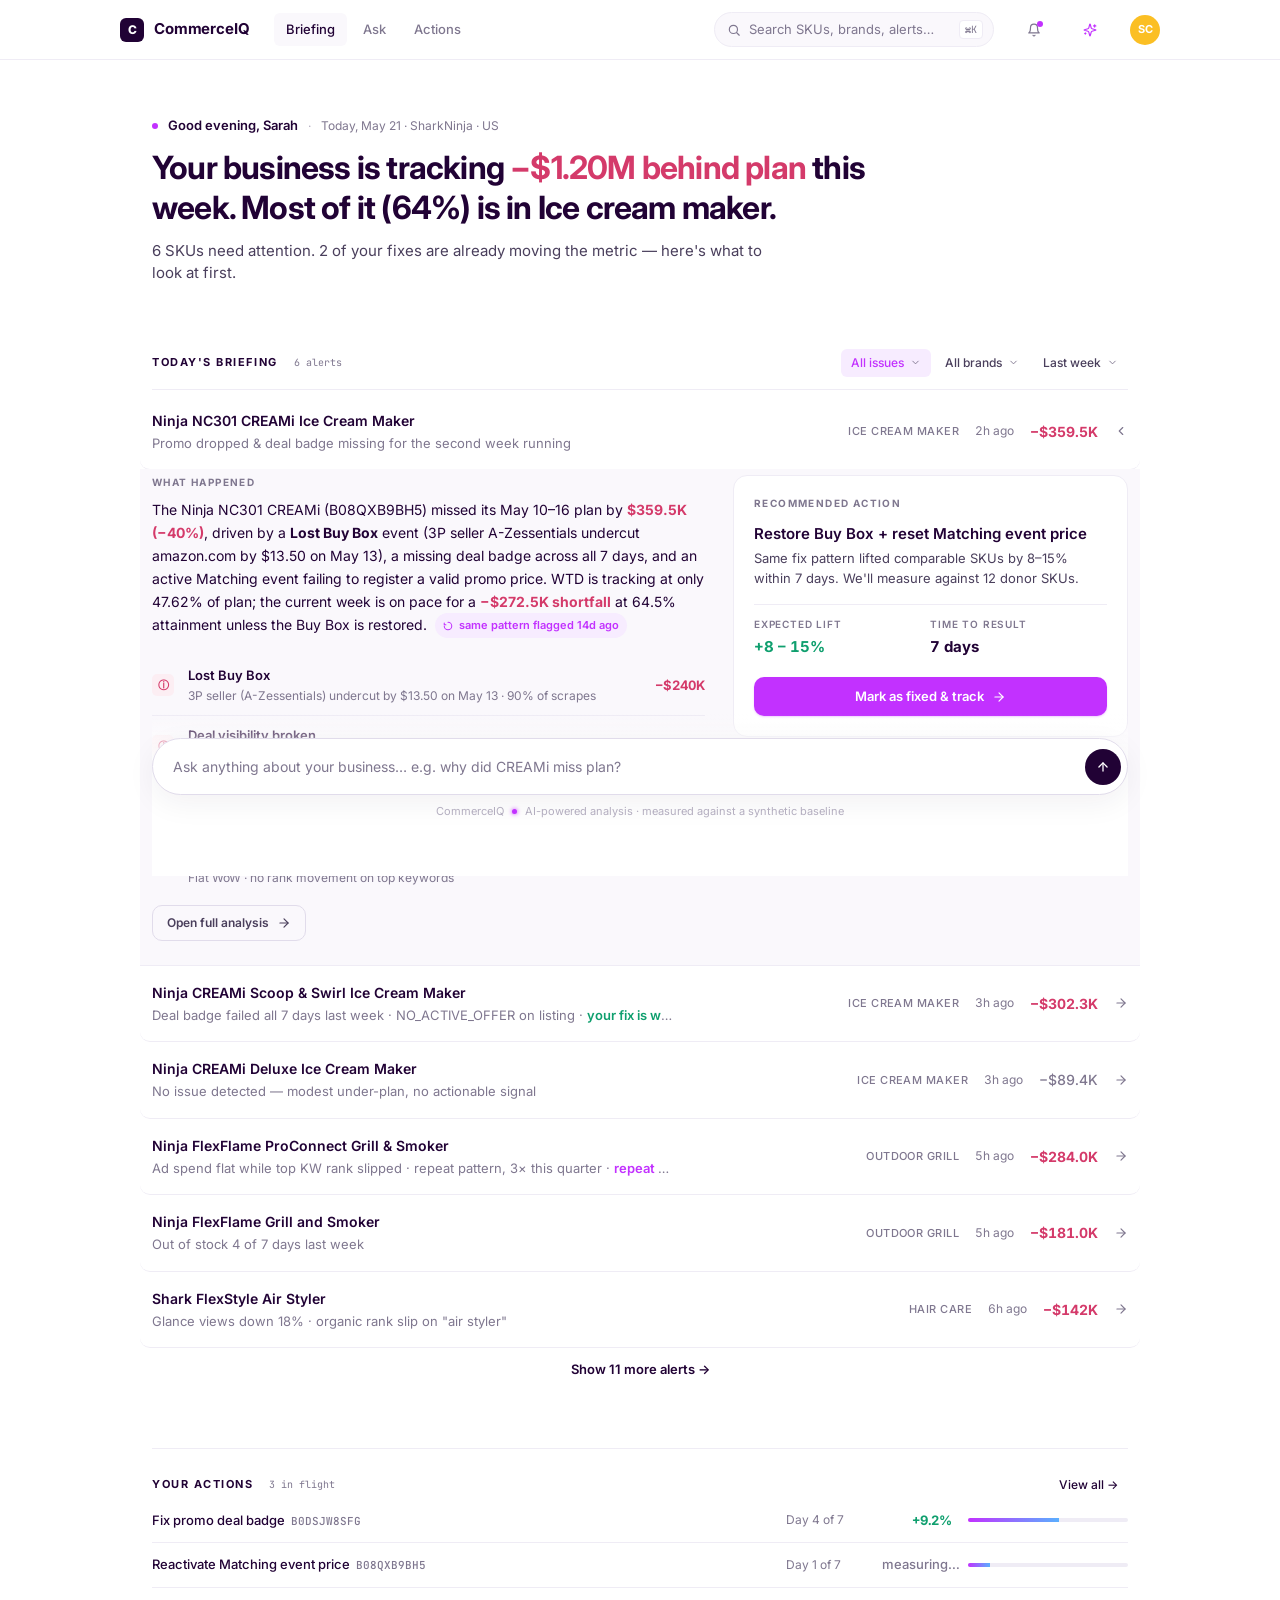
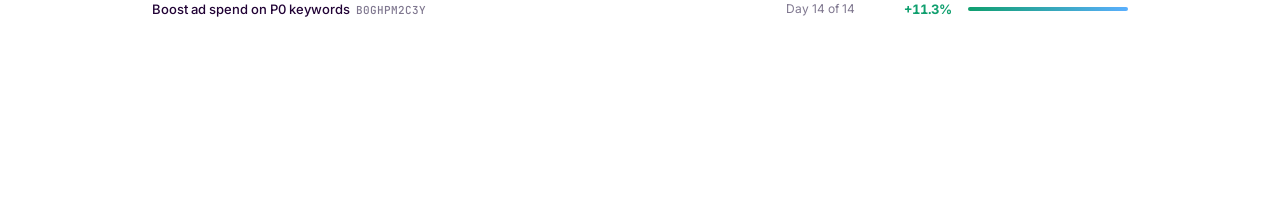
<file: index.html>
<!DOCTYPE html>
<html lang="en">
<head>
<meta charset="UTF-8">
<meta name="viewport" content="width=device-width, initial-scale=1.0">
<title>CommerceIQ · Today's briefing</title>
<link rel="preconnect" href="https://fonts.googleapis.com">
<link rel="preconnect" href="https://fonts.gstatic.com" crossorigin>
<link href="https://fonts.googleapis.com/css2?family=Inter:wght@400;500;600;700;800&family=JetBrains+Mono:wght@500&display=swap" rel="stylesheet">
<link rel="stylesheet" href="./assets/styles.css">
</head>
<body class="surface-customer">

<header class="topbar">
  <div class="topbar-inner">
    <a href="./index.html" class="brand"><div class="brand-mark">C</div> CommerceIQ</a>
    <nav class="nav" aria-label="Primary">
      <a href="./index.html" class="active">Briefing</a>
      <a href="./ask.html">Ask</a>
      <a href="./actions.html">Actions</a>
    </nav>
    <label class="search">
      <svg class="icon" viewBox="0 0 24 24" fill="none" stroke="currentColor" stroke-width="2" stroke-linecap="round" stroke-linejoin="round"><circle cx="11" cy="11" r="7"/><path d="m21 21-4.3-4.3"/></svg>
      <input type="text" placeholder="Search SKUs, brands, alerts…">
      <span class="kbd">⌘K</span>
    </label>
    <button type="button" class="iconbtn" aria-label="Notifications">
      <svg class="icon" viewBox="0 0 24 24" fill="none" stroke="currentColor" stroke-width="2" stroke-linecap="round" stroke-linejoin="round"><path d="M6 8a6 6 0 0 1 12 0c0 7 3 9 3 9H3s3-2 3-9"/><path d="M10.3 21a1.94 1.94 0 0 0 3.4 0"/></svg>
      <span class="dot"></span>
    </button>
    <a href="./admin/index.html" class="iconbtn brain-link" title="Brain admin" aria-label="Brain admin portal">
      <svg class="icon" viewBox="0 0 24 24" fill="none" stroke="currentColor" stroke-width="2" stroke-linecap="round" stroke-linejoin="round"><path d="M9.937 15.5A2 2 0 0 0 8.5 14.063l-6.135-1.582a.5.5 0 0 1 0-.962L8.5 9.936A2 2 0 0 0 9.937 8.5l1.582-6.135a.5.5 0 0 1 .963 0L14.063 8.5A2 2 0 0 0 15.5 9.937l6.135 1.581a.5.5 0 0 1 0 .964L15.5 14.063a2 2 0 0 0-1.437 1.437l-1.582 6.135a.5.5 0 0 1-.963 0z"/><path d="M20 3v4"/><path d="M22 5h-4"/><path d="M4 17v2"/><path d="M5 18H3"/></svg>
    </a>
    <div class="avatar" aria-label="Sarah Chen">SC</div>
  </div>
</header>

<main class="page">

  <section class="hero" data-render="hero"></section>

  <section class="section" data-render="briefing"></section>

  <section class="actions-strip" data-render="actions-strip"></section>

  <section class="ask-bar">
    <form class="ask-input" onsubmit="event.preventDefault(); var v=this.querySelector('input').value; window.location.href = './ask.html' + (v ? '?q='+encodeURIComponent(v) : '');">
      <input type="text" placeholder="Ask anything about your business… e.g. why did CREAMi miss plan?">
      <button type="submit" class="ask-send" aria-label="Send">
        <svg class="icon" viewBox="0 0 24 24" fill="none" stroke="currentColor" stroke-width="2.2" stroke-linecap="round" stroke-linejoin="round"><path d="m5 12 7-7 7 7"/><path d="M12 19V5"/></svg>
      </button>
    </form>
    <div class="brand-footnote">CommerceIQ <span class="pwr-dot"></span> AI-powered analysis · measured against a synthetic baseline</div>
  </section>

</main>

<script src="./assets/data.js"></script>
<script src="./assets/render.js"></script>
<script src="./assets/app.js"></script>
</body>
</html>
</file>
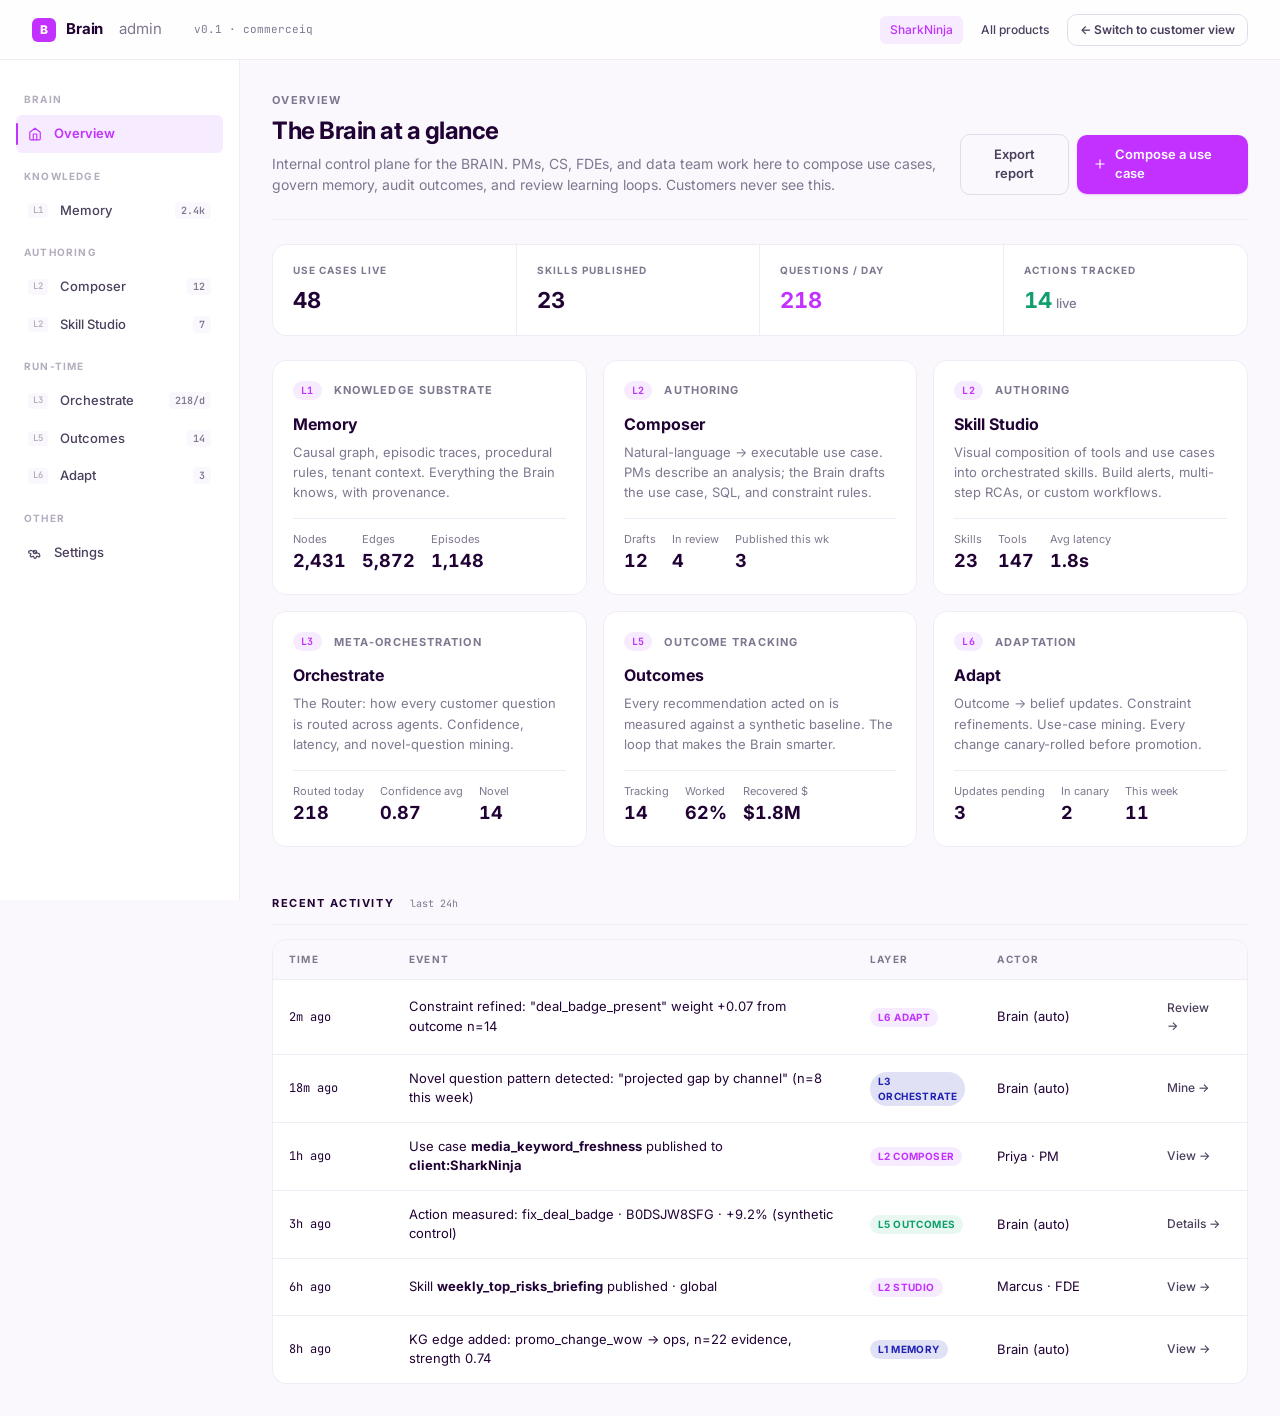
<file: admin/index.html>
<!DOCTYPE html>
<html lang="en">
<head>
<meta charset="UTF-8">
<meta name="viewport" content="width=device-width, initial-scale=1.0">
<title>CIQ Brain · Admin</title>
<link rel="preconnect" href="https://fonts.googleapis.com">
<link rel="preconnect" href="https://fonts.gstatic.com" crossorigin>
<link href="https://fonts.googleapis.com/css2?family=Inter:wght@400;500;600;700;800&family=JetBrains+Mono:wght@500&display=swap" rel="stylesheet">
<link rel="stylesheet" href="../assets/styles.css">
</head>
<body class="surface-admin">

<header class="topbar">
  <div class="topbar-inner" style="max-width: none;">
    <a href="../index.html" class="brand"><div class="brand-mark electric">B</div> Brain <span style="font-weight:400; color:var(--ink-3); margin-left:6px;">admin</span></a>
    <span style="font-size:11px; color:var(--ink-3); font-family:var(--mono); margin-left:8px;">v0.1 · commerceiq</span>
    <div style="margin-left:auto; display:flex; align-items:center; gap:8px;">
      <span class="chip" style="background:var(--accent-tint); color:var(--accent);">SharkNinja</span>
      <span class="chip">All products</span>
      <a href="../index.html" class="btn ghost sm">← Switch to customer view</a>
    </div>
  </div>
</header>

<div class="admin-layout">

  <aside class="sidenav">
    <div class="section-label">Brain</div>
    <a href="./index.html" class="active">
      <svg class="icon" viewBox="0 0 24 24" fill="none" stroke="currentColor" stroke-width="2" stroke-linecap="round" stroke-linejoin="round"><path d="M3 9l9-7 9 7v11a2 2 0 0 1-2 2H5a2 2 0 0 1-2-2z"/><path d="M9 22V12h6v10"/></svg>
      Overview
    </a>

    <div class="section-label">Knowledge</div>
    <a href="./memory.html"><span class="layer-num">L1</span> Memory <span class="badge">2.4k</span></a>

    <div class="section-label">Authoring</div>
    <a href="./composer.html"><span class="layer-num">L2</span> Composer <span class="badge">12</span></a>
    <a href="./studio.html"><span class="layer-num">L2</span> Skill Studio <span class="badge">7</span></a>

    <div class="section-label">Run-time</div>
    <a href="./orchestrate.html"><span class="layer-num">L3</span> Orchestrate <span class="badge">218/d</span></a>
    <a href="./outcomes.html"><span class="layer-num">L5</span> Outcomes <span class="badge">14</span></a>
    <a href="./adapt.html"><span class="layer-num">L6</span> Adapt <span class="badge">3</span></a>

    <div class="section-label">Other</div>
    <a href="#">
      <svg class="icon" viewBox="0 0 24 24" fill="none" stroke="currentColor" stroke-width="2" stroke-linecap="round" stroke-linejoin="round"><circle cx="12" cy="12" r="3"/><path d="M19.4 15a1.65 1.65 0 0 0 .33 1.82l.06.06a2 2 0 0 1-2.83 2.83l-.06-.06a1.65 1.65 0 0 0-1.82-.33 1.65 1.65 0 0 0-1 1.51V21a2 2 0 0 1-4 0v-.09a1.65 1.65 0 0 0-1-1.51 1.65 1.65 0 0 0-1.82.33l-.06.06a2 2 0 0 1-2.83-2.83l.06-.06a1.65 1.65 0 0 0 .33-1.82 1.65 1.65 0 0 0-1.51-1H3a2 2 0 0 1 0-4h.09a1.65 1.65 0 0 0 1.51-1z"/></svg>
      Settings
    </a>
  </aside>

  <main class="admin-main">
    <header class="admin-head">
      <div>
        <div class="meta">Overview</div>
        <h1>The Brain at a glance</h1>
        <p>Internal control plane for the BRAIN. PMs, CS, FDEs, and data team work here to compose use cases, govern memory, audit outcomes, and review learning loops. Customers never see this.</p>
      </div>
      <div class="right">
        <button class="btn ghost">Export report</button>
        <a href="./composer.html" class="btn accent">
          <svg class="icon" viewBox="0 0 24 24" fill="none" stroke="currentColor" stroke-width="2" stroke-linecap="round" stroke-linejoin="round"><path d="M5 12h14"/><path d="M12 5v14"/></svg>
          Compose a use case
        </a>
      </div>
    </header>

    <!-- Top KPI strip -->
    <div class="actions-stats" style="margin-bottom: 24px;">
      <div class="stat"><div class="l">Use cases live</div><div class="v">48</div></div>
      <div class="stat"><div class="l">Skills published</div><div class="v">23</div></div>
      <div class="stat"><div class="l">Questions / day</div><div class="v acc">218</div></div>
      <div class="stat"><div class="l">Actions tracked</div><div class="v pos">14<span class="unit">live</span></div></div>
    </div>

    <!-- Layer tiles -->
    <div class="tile-grid">
      <a href="./memory.html" class="tile fade-up delay-1">
        <div class="row1"><span class="layer-num">L1</span><strong style="color:var(--ink-3); font-size:11px; letter-spacing:.1em; text-transform:uppercase;">Knowledge substrate</strong></div>
        <h3>Memory</h3>
        <p>Causal graph, episodic traces, procedural rules, tenant context. Everything the Brain knows, with provenance.</p>
        <div class="stat-row">
          <div class="s">Nodes <b>2,431</b></div>
          <div class="s">Edges <b>5,872</b></div>
          <div class="s">Episodes <b>1,148</b></div>
        </div>
      </a>

      <a href="./composer.html" class="tile fade-up delay-2">
        <div class="row1"><span class="layer-num">L2</span><strong style="color:var(--ink-3); font-size:11px; letter-spacing:.1em; text-transform:uppercase;">Authoring</strong></div>
        <h3>Composer</h3>
        <p>Natural-language → executable use case. PMs describe an analysis; the Brain drafts the use case, SQL, and constraint rules.</p>
        <div class="stat-row">
          <div class="s">Drafts <b>12</b></div>
          <div class="s">In review <b>4</b></div>
          <div class="s">Published this wk <b>3</b></div>
        </div>
      </a>

      <a href="./studio.html" class="tile fade-up delay-2">
        <div class="row1"><span class="layer-num">L2</span><strong style="color:var(--ink-3); font-size:11px; letter-spacing:.1em; text-transform:uppercase;">Authoring</strong></div>
        <h3>Skill Studio</h3>
        <p>Visual composition of tools and use cases into orchestrated skills. Build alerts, multi-step RCAs, or custom workflows.</p>
        <div class="stat-row">
          <div class="s">Skills <b>23</b></div>
          <div class="s">Tools <b>147</b></div>
          <div class="s">Avg latency <b>1.8s</b></div>
        </div>
      </a>

      <a href="./orchestrate.html" class="tile fade-up delay-3">
        <div class="row1"><span class="layer-num">L3</span><strong style="color:var(--ink-3); font-size:11px; letter-spacing:.1em; text-transform:uppercase;">Meta-orchestration</strong></div>
        <h3>Orchestrate</h3>
        <p>The Router: how every customer question is routed across agents. Confidence, latency, and novel-question mining.</p>
        <div class="stat-row">
          <div class="s">Routed today <b>218</b></div>
          <div class="s">Confidence avg <b>0.87</b></div>
          <div class="s">Novel <b>14</b></div>
        </div>
      </a>

      <a href="./outcomes.html" class="tile fade-up delay-3">
        <div class="row1"><span class="layer-num">L5</span><strong style="color:var(--ink-3); font-size:11px; letter-spacing:.1em; text-transform:uppercase;">Outcome tracking</strong></div>
        <h3>Outcomes</h3>
        <p>Every recommendation acted on is measured against a synthetic baseline. The loop that makes the Brain smarter.</p>
        <div class="stat-row">
          <div class="s">Tracking <b>14</b></div>
          <div class="s">Worked <b class="pos">62%</b></div>
          <div class="s">Recovered $ <b>$1.8M</b></div>
        </div>
      </a>

      <a href="./adapt.html" class="tile fade-up delay-4">
        <div class="row1"><span class="layer-num">L6</span><strong style="color:var(--ink-3); font-size:11px; letter-spacing:.1em; text-transform:uppercase;">Adaptation</strong></div>
        <h3>Adapt</h3>
        <p>Outcome → belief updates. Constraint refinements. Use-case mining. Every change canary-rolled before promotion.</p>
        <div class="stat-row">
          <div class="s">Updates pending <b>3</b></div>
          <div class="s">In canary <b>2</b></div>
          <div class="s">This week <b>11</b></div>
        </div>
      </a>
    </div>

    <!-- Recent activity feed -->
    <div class="section-head" style="margin-top:48px;"><h2>Recent activity</h2><span class="count">last 24h</span></div>
    <div class="table-wrap" style="margin-top:14px;">
      <table class="table">
        <thead><tr><th style="width:120px">Time</th><th>Event</th><th style="width:120px">Layer</th><th style="width:160px">Actor</th><th></th></tr></thead>
        <tbody>
          <tr><td class="mono">2m ago</td><td>Constraint refined: "deal_badge_present" weight +0.07 from outcome n=14</td><td><span class="pill pill-acc">L6 Adapt</span></td><td>Brain (auto)</td><td><a href="./adapt.html" class="chip">Review →</a></td></tr>
          <tr><td class="mono">18m ago</td><td>Novel question pattern detected: "projected gap by channel" (n=8 this week)</td><td><span class="pill pill-info">L3 Orchestrate</span></td><td>Brain (auto)</td><td><a href="./orchestrate.html" class="chip">Mine →</a></td></tr>
          <tr><td class="mono">1h ago</td><td>Use case <strong>media_keyword_freshness</strong> published to <b>client:SharkNinja</b></td><td><span class="pill pill-acc">L2 Composer</span></td><td>Priya · PM</td><td><a href="./composer.html" class="chip">View →</a></td></tr>
          <tr><td class="mono">3h ago</td><td>Action measured: fix_deal_badge · B0DSJW8SFG · +9.2% (synthetic control)</td><td><span class="pill pill-pos">L5 Outcomes</span></td><td>Brain (auto)</td><td><a href="./outcomes.html" class="chip">Details →</a></td></tr>
          <tr><td class="mono">6h ago</td><td>Skill <strong>weekly_top_risks_briefing</strong> published · global</td><td><span class="pill pill-acc">L2 Studio</span></td><td>Marcus · FDE</td><td><a href="./studio.html" class="chip">View →</a></td></tr>
          <tr><td class="mono">8h ago</td><td>KG edge added: promo_change_wow → ops, n=22 evidence, strength 0.74</td><td><span class="pill pill-info">L1 Memory</span></td><td>Brain (auto)</td><td><a href="./memory.html" class="chip">View →</a></td></tr>
        </tbody>
      </table>
    </div>
  </main>
</div>

<script src="../assets/app.js"></script>
</body>
</html>
</file>
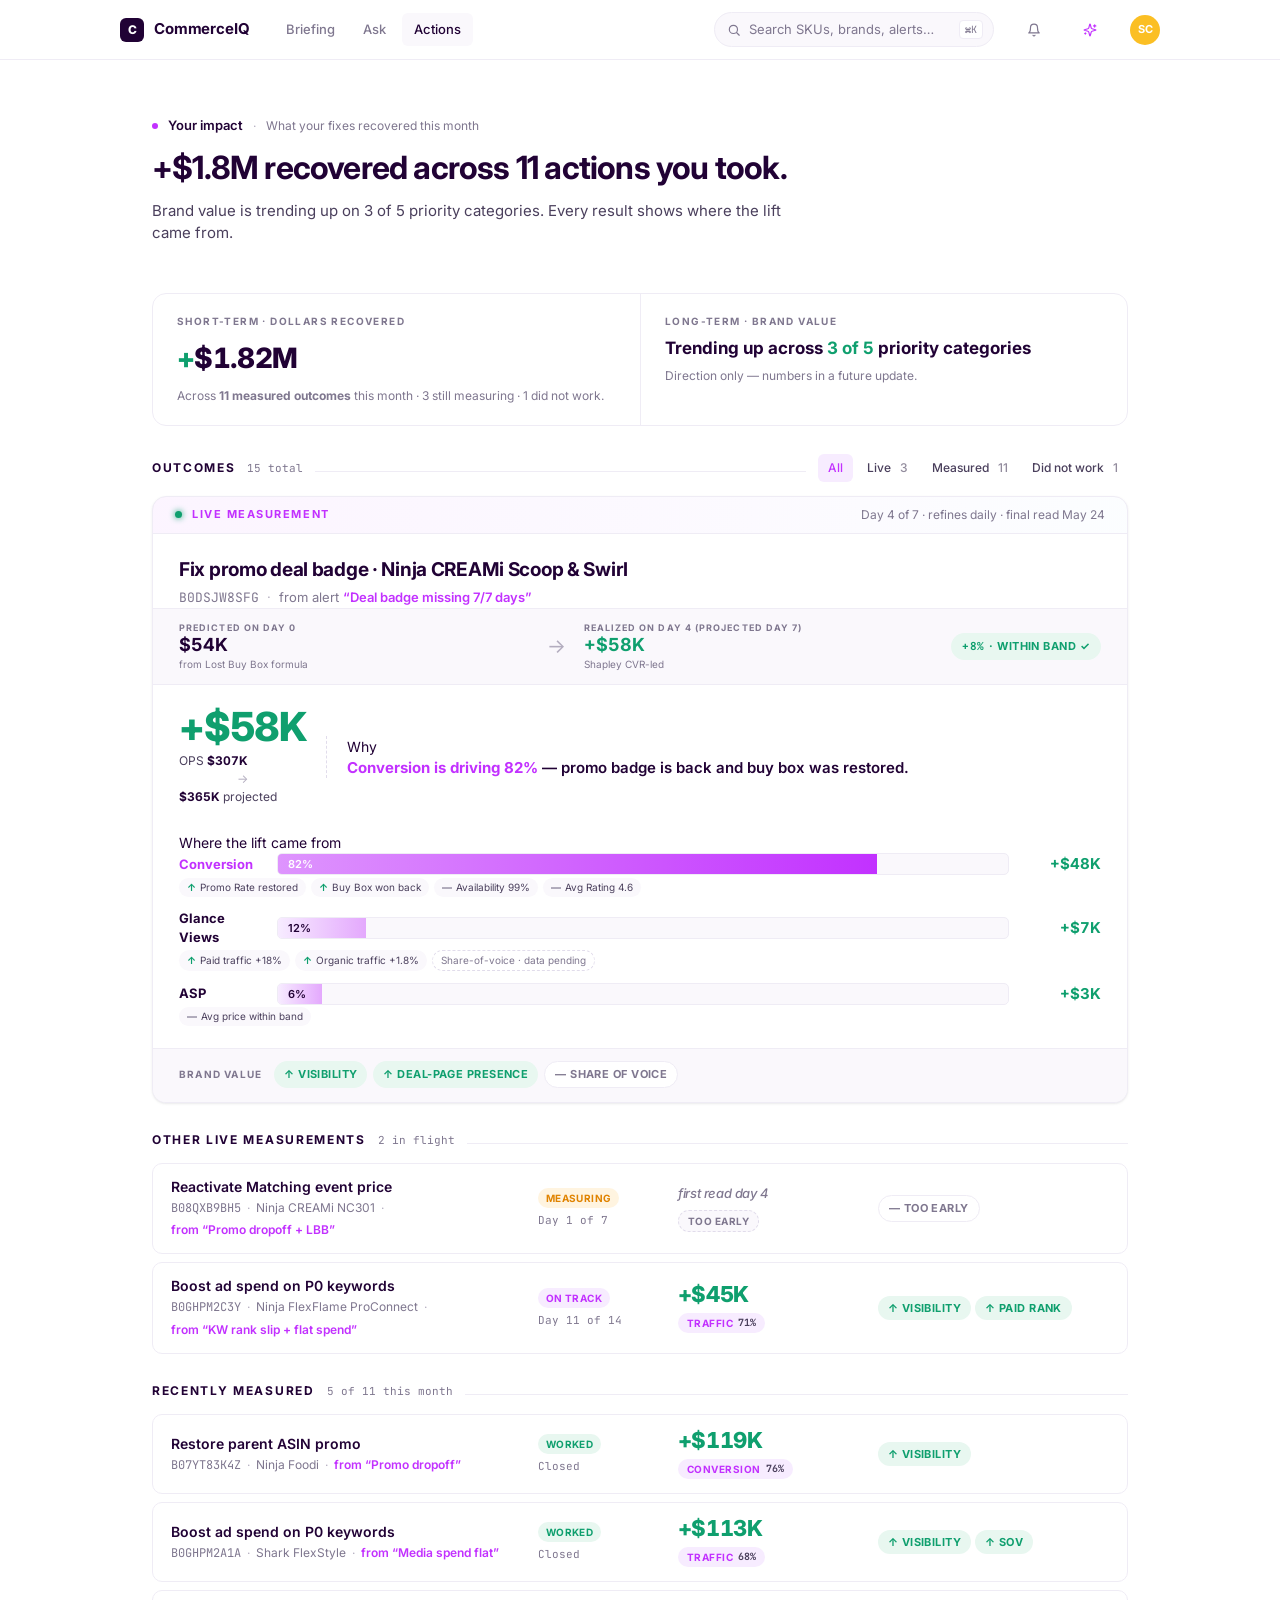
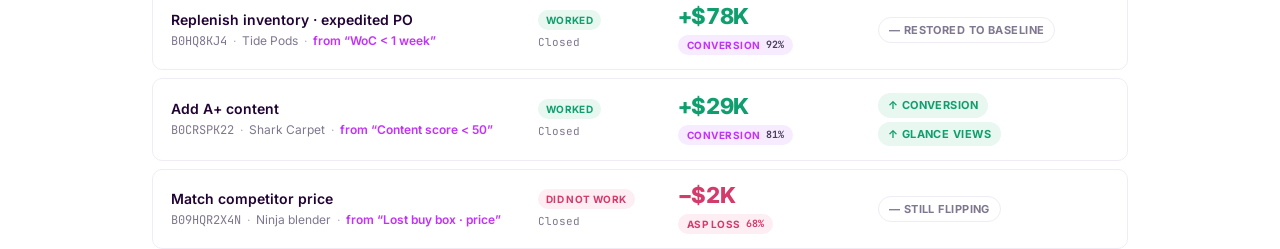
<file: actions.html>
<!DOCTYPE html>
<html lang="en">
<head>
<meta charset="UTF-8">
<meta name="viewport" content="width=device-width, initial-scale=1.0">
<title>CommerceIQ · Your impact</title>
<link rel="preconnect" href="https://fonts.googleapis.com">
<link rel="preconnect" href="https://fonts.gstatic.com" crossorigin>
<link href="https://fonts.googleapis.com/css2?family=Inter:wght@400;500;600;700;800&family=JetBrains+Mono:wght@500&display=swap" rel="stylesheet">
<link rel="stylesheet" href="./assets/styles.css">
<style>
  /* ===== Outcome tracker v4 — IMPACT-FIRST =====
     The card answers, in this order:
     1. How much money came back? (the hero number)
     2. Where did it come from? (Shapley bars + sub-metrics)
     3. Is the brand healthier? (directional pills)
     No method jargon. No attribution math. That lives in admin.
     ===================================================== */

  .impact-pair {
    display: grid; grid-template-columns: 1fr 1fr; gap: 0;
    border: 1px solid var(--line); border-radius: var(--r-lg);
    overflow: hidden; background: var(--bg);
    margin-top: var(--s-3);
  }
  .impact-pair > div { padding: 20px 24px; }
  .impact-pair > div + div { border-left: 1px solid var(--line); }
  .impact-pair .kicker {
    font-size: 10px; text-transform: uppercase; letter-spacing: .14em;
    color: var(--ink-3); font-weight: 700; margin-bottom: 8px;
  }
  .impact-pair .num {
    font-size: 28px; font-weight: 800; letter-spacing: -.025em;
    color: var(--ink); font-variant-numeric: tabular-nums;
  }
  .impact-pair .num .symbol { color: var(--pos); }
  .impact-pair .qual { font-size: 17px; font-weight: 700; color: var(--ink); line-height: 1.35; }
  .impact-pair .qual .strong-pos { color: var(--pos); }
  .impact-pair .micro { font-size: 12px; color: var(--ink-3); margin-top: 8px; }

  /* Section heading */
  .ot-section-head {
    display: flex; align-items: baseline; gap: 12px;
    margin: 28px 0 14px;
  }
  .ot-section-head h2 {
    font-size: 12px; text-transform: uppercase; letter-spacing: .14em;
    color: var(--ink); font-weight: 700;
  }
  .ot-section-head .count { font-family: var(--mono); font-size: 11px; color: var(--ink-3); }
  .ot-section-head .line { flex: 1; height: 1px; background: var(--line); }
  .ot-section-head .right { display: flex; gap: 4px; }

  /* ===== FEATURED OUTCOME ===== */
  .ot-featured {
    background: var(--bg);
    border: 1px solid var(--line);
    border-radius: var(--r-lg);
    overflow: hidden;
    box-shadow: var(--shadow-sm);
  }
  .ot-featured .top-strip {
    padding: 9px 22px;
    background: linear-gradient(90deg, rgba(194,49,255,.05), rgba(90,175,254,.02));
    border-bottom: 1px solid var(--line);
    display: flex; align-items: center; gap: 10px;
    font-size: 11px;
  }
  .ot-featured .top-strip .live-dot {
    width: 7px; height: 7px; border-radius: 50%; background: var(--pos);
    box-shadow: 0 0 6px var(--pos); animation: liveP 2s infinite;
  }
  @keyframes liveP { 0%,100%{opacity:.6} 50%{opacity:1} }
  .ot-featured .top-strip .lbl {
    text-transform: uppercase; letter-spacing: .14em;
    font-weight: 700; color: var(--accent);
  }
  .ot-featured .top-strip .day {
    color: var(--ink-3); margin-left: auto; font-size: 12px;
  }
  .ot-featured .head { padding: 22px 26px 0; }
  .ot-featured .head h2 {
    font-size: 19px; font-weight: 700; letter-spacing: -.015em;
    color: var(--ink);
  }
  .ot-featured .head .sub {
    font-size: 13px; color: var(--ink-3); margin-top: 4px;
    display: flex; align-items: center; gap: 8px; flex-wrap: wrap;
  }
  .ot-featured .head .sub .asin { font-family: var(--mono); }
  .ot-featured .head .sub .from-alert {
    color: var(--accent); font-weight: 600; text-decoration: none;
  }
  .ot-featured .head .sub .from-alert:hover { text-decoration: underline; }

  /* ===== PREDICTED VS REALIZED HEADER BAND ===== */
  .accuracy-band {
    display: grid;
    grid-template-columns: 1fr auto 1fr auto;
    gap: 18px; align-items: center;
    padding: 12px 26px;
    background: var(--bg-soft);
    border-top: 1px solid var(--line);
    border-bottom: 1px solid var(--line);
  }
  .accuracy-band .ab-block .lbl {
    font-size: 9px; text-transform: uppercase; letter-spacing: .12em;
    color: var(--ink-3); font-weight: 700;
  }
  .accuracy-band .ab-block .val {
    font-size: 18px; font-weight: 700;
    color: var(--ink); font-variant-numeric: tabular-nums;
    margin-top: 2px; line-height: 1;
  }
  .accuracy-band .ab-block .val.pos { color: var(--pos); }
  .accuracy-band .ab-block .sub {
    font-size: 10px; color: var(--ink-3); margin-top: 3px;
  }
  .accuracy-band .ab-arrow {
    color: var(--ink-4); font-size: 20px; line-height: 1;
  }
  .accuracy-band .ab-verdict {
    display: inline-flex; align-items: center; gap: 5px;
    padding: 5px 11px; border-radius: var(--r-pill);
    background: var(--pos-tint); color: var(--pos);
    font-size: 11px; font-weight: 700;
    text-transform: uppercase; letter-spacing: .04em;
  }
  .accuracy-band .ab-verdict.warn { background: var(--warn-tint); color: var(--warn); }
  .accuracy-band .ab-verdict.miss { background: var(--neg-tint); color: var(--neg); }
  .accuracy-band .ab-verdict .pct {
    font-family: var(--mono); font-weight: 700;
  }

  /* ===== IMPACT HERO (the big number) ===== */
  .impact-hero {
    padding: 22px 26px 18px;
    display: grid;
    grid-template-columns: auto 1fr;
    gap: 20px;
    align-items: center;
  }
  .impact-hero .num-block { }
  .impact-hero .num {
    font-size: 40px; font-weight: 800; color: var(--pos);
    letter-spacing: -.03em; font-variant-numeric: tabular-nums;
    line-height: 1;
  }
  .impact-hero .cap {
    font-size: 12px; color: var(--ink-2); margin-top: 5px;
    font-variant-numeric: tabular-nums;
  }
  .impact-hero .cap .arrow { color: var(--ink-4); }
  .impact-hero .cap b { color: var(--ink); font-weight: 700; }
  .impact-hero .driver-block {
    padding-left: 20px;
    border-left: 1px dashed var(--line-2);
  }
  .impact-hero .driver-text {
    font-size: 15px; font-weight: 600; color: var(--ink);
    line-height: 1.4;
  }
  .impact-hero .driver-text .acc { color: var(--accent); font-weight: 700; }

  /* ===== SHAPLEY BARS (tighter) ===== */
  .lift-section { padding: 8px 26px 18px; }

  .shap-list { display: flex; flex-direction: column; gap: 8px; }
  .shap-row {
    display: grid;
    grid-template-columns: 86px 1fr 80px;
    gap: 12px;
    align-items: center;
  }
  .shap-row .metric-name {
    font-size: 13px; font-weight: 700; color: var(--ink);
  }
  .shap-row.key .metric-name {
    color: var(--accent);
  }
  .shap-bar-wrap {
    height: 22px; background: var(--bg-soft);
    border-radius: 5px;
    overflow: hidden; position: relative;
    border: 1px solid var(--line);
  }
  .shap-bar {
    height: 100%;
    background: linear-gradient(90deg, var(--accent-tint), rgba(194,49,255,.4));
    transition: width .6s cubic-bezier(.4, 0, .2, 1);
  }
  .shap-row.key .shap-bar {
    background: linear-gradient(90deg, rgba(194,49,255,.5), var(--accent));
  }
  .shap-bar-wrap .label-inside {
    position: absolute; top: 0; bottom: 0; left: 0; right: 0;
    display: flex; align-items: center; padding: 0 10px;
    font-size: 11px; color: var(--ink); font-weight: 600;
  }
  .shap-row.key .shap-bar-wrap .label-inside { color: white; }
  .shap-row .shap-amt {
    font-size: 15px; font-weight: 700; color: var(--pos);
    text-align: right; font-variant-numeric: tabular-nums;
  }
  .shap-row.neg .shap-amt { color: var(--neg); }
  .shap-subs {
    grid-column: 2 / -1;
    display: flex; gap: 5px; flex-wrap: wrap;
    margin-top: 2px; margin-bottom: 4px;
  }
  .shap-sub {
    display: inline-flex; align-items: center; gap: 4px;
    font-size: 10px; color: var(--ink-2);
    padding: 2px 8px; border-radius: var(--r-pill);
    background: var(--bg-soft);
  }
  .shap-sub .arr { font-weight: 700; }
  .shap-sub.up .arr { color: var(--pos); }
  .shap-sub.down .arr { color: var(--neg); }
  .shap-sub.flat .arr { color: var(--ink-3); }
  .shap-sub.pending {
    background: transparent; color: var(--ink-3);
    border: 1px dashed var(--line-2);
  }

  /* Long-term row (slim) */
  .lt-row {
    padding: 12px 26px 14px;
    background: var(--bg-soft);
    border-top: 1px solid var(--line);
    display: flex; align-items: center; gap: 12px;
  }
  .lt-row .lt-lead {
    font-size: 10px; text-transform: uppercase; letter-spacing: .12em;
    color: var(--ink-3); font-weight: 700;
  }
  .lt-pills { display: flex; gap: 6px; flex-wrap: wrap; }
  .lt-pill {
    display: inline-flex; align-items: center; gap: 5px;
    font-size: 11px; padding: 4px 10px;
    border-radius: var(--r-pill); font-weight: 700;
    text-transform: uppercase; letter-spacing: .04em;
  }
  .lt-pill.up { background: var(--pos-tint); color: var(--pos); }
  .lt-pill.flat { background: var(--bg); color: var(--ink-3); border: 1px solid var(--line); }
  .lt-pill.down { background: var(--neg-tint); color: var(--neg); }

  /* ===== COMPACT OUTCOME ROW — IMPACT-FIRST ===== */
  .ot-compact {
    background: var(--bg); border: 1px solid var(--line);
    border-radius: var(--r-md); padding: 14px 18px;
    margin-bottom: 8px;
    display: grid;
    grid-template-columns: 1.5fr 120px 180px 1fr;
    gap: 20px; align-items: center;
    transition: box-shadow .15s ease, transform .15s ease;
  }
  .ot-compact:hover { box-shadow: var(--shadow-sm); transform: translateY(-1px); }
  .ot-compact .who { min-width: 0; }
  .ot-compact .who .name {
    font-weight: 600; font-size: 14px; color: var(--ink);
    line-height: 1.3;
  }
  .ot-compact .who .meta {
    font-size: 12px; color: var(--ink-3); margin-top: 4px;
    display: flex; gap: 6px; flex-wrap: wrap; align-items: center;
    line-height: 1.4;
  }
  .ot-compact .who .meta .asin { font-family: var(--mono); }
  .ot-compact .who .meta .from-alert { color: var(--accent); font-weight: 600; }

  .ot-compact .status-block { display: flex; flex-direction: column; gap: 5px; }
  .ot-compact .status-pill {
    display: inline-flex;
    font-size: 10px; padding: 3px 8px; border-radius: var(--r-pill);
    font-weight: 700; text-transform: uppercase; letter-spacing: .04em;
    align-self: flex-start;
    line-height: 1.4;
  }
  .ot-compact .status-pill.live { background: var(--accent-tint); color: var(--accent); }
  .ot-compact .status-pill.measured { background: var(--pos-tint); color: var(--pos); }
  .ot-compact .status-pill.measuring { background: var(--warn-tint); color: var(--warn); }
  .ot-compact .status-pill.failed { background: var(--neg-tint); color: var(--neg); }
  .ot-compact .day-text { font-size: 11px; color: var(--ink-3); font-family: var(--mono); line-height: 1.4; }

  /* Impact cell: clean stacked structure, no text overlap */
  .ot-compact .impact-cell {
    display: flex; flex-direction: column; gap: 8px;
    align-items: flex-start;
    min-width: 0;
  }
  .ot-compact .impact-cell .v {
    font-size: 22px; font-weight: 800;
    font-variant-numeric: tabular-nums;
    color: var(--ink); letter-spacing: -.015em;
    line-height: 1;
  }
  .ot-compact .impact-cell .v.pos { color: var(--pos); }
  .ot-compact .impact-cell .v.neg { color: var(--neg); }
  .ot-compact .impact-cell .v.muted {
    color: var(--ink-3); font-size: 13px; font-weight: 500;
    font-style: italic; line-height: 1.4;
  }
  /* Driver becomes its own pill — no inline text to overlap */
  .ot-compact .driver-pill {
    display: inline-flex; align-items: center; gap: 5px;
    font-size: 10px; font-weight: 700;
    text-transform: uppercase; letter-spacing: .05em;
    padding: 3px 9px; border-radius: var(--r-pill);
    background: var(--accent-tint); color: var(--accent);
    line-height: 1.4;
  }
  .ot-compact .driver-pill .pct {
    font-family: var(--mono); font-weight: 700;
    color: var(--ink-2); letter-spacing: 0;
  }
  .ot-compact .driver-pill.empty {
    background: var(--bg-soft); color: var(--ink-3);
  }

  /* Long-term cell */
  .ot-compact .lt-cell { display: flex; gap: 4px; flex-wrap: wrap; }

  @media (max-width: 900px) {
    .impact-pair, .impact-hero, .ot-compact { grid-template-columns: 1fr !important; }
    .impact-pair > div + div { border-left: 0; border-top: 1px solid var(--line); }
    .impact-hero .driver-block { padding-left: 0; border-left: 0; border-top: 1px dashed var(--line-2); padding-top: 16px; }
  }
</style>
</head>
<body class="surface-customer">

<header class="topbar">
  <div class="topbar-inner">
    <a href="./index.html" class="brand"><div class="brand-mark">C</div> CommerceIQ</a>
    <nav class="nav">
      <a href="./index.html">Briefing</a>
      <a href="./ask.html">Ask</a>
      <a href="./actions.html" class="active">Actions</a>
    </nav>
    <label class="search">
      <svg class="icon" viewBox="0 0 24 24" fill="none" stroke="currentColor" stroke-width="2" stroke-linecap="round" stroke-linejoin="round"><circle cx="11" cy="11" r="7"/><path d="m21 21-4.3-4.3"/></svg>
      <input type="text" placeholder="Search SKUs, brands, alerts…">
      <span class="kbd">⌘K</span>
    </label>
    <button type="button" class="iconbtn" aria-label="Notifications"><svg class="icon" viewBox="0 0 24 24" fill="none" stroke="currentColor" stroke-width="2" stroke-linecap="round" stroke-linejoin="round"><path d="M6 8a6 6 0 0 1 12 0c0 7 3 9 3 9H3s3-2 3-9"/><path d="M10.3 21a1.94 1.94 0 0 0 3.4 0"/></svg></button>
    <a href="./admin/index.html" class="iconbtn brain-link" title="Brain admin" aria-label="Brain admin portal">
      <svg class="icon" viewBox="0 0 24 24" fill="none" stroke="currentColor" stroke-width="2" stroke-linecap="round" stroke-linejoin="round"><path d="M9.937 15.5A2 2 0 0 0 8.5 14.063l-6.135-1.582a.5.5 0 0 1 0-.962L8.5 9.936A2 2 0 0 0 9.937 8.5l1.582-6.135a.5.5 0 0 1 .963 0L14.063 8.5A2 2 0 0 0 15.5 9.937l6.135 1.581a.5.5 0 0 1 0 .964L15.5 14.063a2 2 0 0 0-1.437 1.437l-1.582 6.135a.5.5 0 0 1-.963 0z"/><path d="M20 3v4"/><path d="M22 5h-4"/><path d="M4 17v2"/><path d="M5 18H3"/></svg>
    </a>
    <div class="avatar">SC</div>
  </div>
</header>

<main class="page">

  <!-- HERO -->
  <section class="hero">
    <div class="meta-row">
      <span class="pulse-dot"></span>
      <span class="greet">Your impact</span>
      <span style="color:var(--ink-4)">·</span>
      <span>What your fixes recovered this month</span>
    </div>
    <h1>+$1.8M recovered across 11 actions you took.</h1>
    <p class="sub">Brand value is trending up on 3 of 5 priority categories. Every result shows where the lift came from.</p>
  </section>

  <!-- Slim impact pair -->
  <section class="impact-pair fade-up">
    <div>
      <div class="kicker">Short-term · dollars recovered</div>
      <div class="num"><span class="symbol">+</span>$1.82M</div>
      <div class="micro">Across <strong>11 measured outcomes</strong> this month · 3 still measuring · 1 did not work.</div>
    </div>
    <div>
      <div class="kicker">Long-term · brand value</div>
      <div class="qual">Trending up across <span class="strong-pos">3 of 5</span> priority categories</div>
      <div class="micro">Direction only — numbers in a future update.</div>
    </div>
  </section>

  <!-- Filter strip + outcomes -->
  <div class="ot-section-head">
    <h2>Outcomes</h2>
    <span class="count">15 total</span>
    <div class="line"></div>
    <div class="right" data-chip-group>
      <button type="button" class="chip active">All</button>
      <button type="button" class="chip">Live <span style="opacity:.6;margin-left:3px">3</span></button>
      <button type="button" class="chip">Measured <span style="opacity:.6;margin-left:3px">11</span></button>
      <button type="button" class="chip">Did not work <span style="opacity:.6;margin-left:3px">1</span></button>
    </div>
  </div>

  <!-- ============ FEATURED OUTCOME (IMPACT FIRST) ============ -->
  <article class="ot-featured fade-up">
    <div class="top-strip">
      <span class="live-dot"></span>
      <span class="lbl">Live measurement</span>
      <span class="day">Day 4 of 7 · refines daily · final read May 24</span>
    </div>

    <div class="head">
      <h2>Fix promo deal badge · Ninja CREAMi Scoop &amp; Swirl</h2>
      <div class="sub">
        <span class="asin">B0DSJW8SFG</span>
        <span style="color:var(--ink-4)">·</span>
        <span>from alert <a href="./alert.html?id=B0DSJW8SFG" class="from-alert">“Deal badge missing 7/7 days”</a></span>
      </div>
    </div>

    <!-- PREDICTED VS REALIZED ACCURACY BAND (NEW) -->
    <div class="accuracy-band">
      <div class="ab-block">
        <div class="lbl">Predicted on day 0</div>
        <div class="val">$54K</div>
        <div class="sub">from Lost Buy Box formula</div>
      </div>
      <div class="ab-arrow">→</div>
      <div class="ab-block">
        <div class="lbl">Realized on day 4 (projected day 7)</div>
        <div class="val pos">+$58K</div>
        <div class="sub">Shapley CVR-led</div>
      </div>
      <div class="ab-verdict">
        <span class="pct">+8%</span>
        <span>· within band ✓</span>
      </div>
    </div>

    <!-- IMPACT HERO -->
    <div class="impact-hero">
      <div class="num-block">
        <div class="num">+$58K</div>
        <div class="cap">OPS <b>$307K</b> <span class="arrow">→</span> <b>$365K</b> projected</div>
      </div>
      <div class="driver-block">
        <div class="driver-lead">Why</div>
        <div class="driver-text">
          <span class="acc">Conversion is driving 82%</span> — promo badge is back and buy box was restored.
        </div>
      </div>
    </div>

    <!-- SHAPLEY BARS -->
    <div class="lift-section">
      <div class="head-line">Where the lift came from</div>
      <div class="shap-list">
        <div>
          <div class="shap-row key">
            <div class="metric-name">Conversion</div>
            <div class="shap-bar-wrap"><div class="shap-bar" style="width:82%"></div><div class="label-inside">82%</div></div>
            <div class="shap-amt">+$48K</div>
          </div>
          <div class="shap-subs">
            <span class="shap-sub up"><span class="arr">↑</span> Promo Rate restored</span>
            <span class="shap-sub up"><span class="arr">↑</span> Buy Box won back</span>
            <span class="shap-sub flat"><span class="arr">—</span> Availability 99%</span>
            <span class="shap-sub flat"><span class="arr">—</span> Avg Rating 4.6</span>
          </div>
        </div>

        <div>
          <div class="shap-row">
            <div class="metric-name">Glance Views</div>
            <div class="shap-bar-wrap"><div class="shap-bar" style="width:12%"></div><div class="label-inside">12%</div></div>
            <div class="shap-amt">+$7K</div>
          </div>
          <div class="shap-subs">
            <span class="shap-sub up"><span class="arr">↑</span> Paid traffic +18%</span>
            <span class="shap-sub up"><span class="arr">↑</span> Organic traffic +1.8%</span>
            <span class="shap-sub pending">Share-of-voice · data pending</span>
          </div>
        </div>

        <div>
          <div class="shap-row">
            <div class="metric-name">ASP</div>
            <div class="shap-bar-wrap"><div class="shap-bar" style="width:6%"></div><div class="label-inside">6%</div></div>
            <div class="shap-amt">+$3K</div>
          </div>
          <div class="shap-subs">
            <span class="shap-sub flat"><span class="arr">—</span> Avg price within band</span>
          </div>
        </div>
      </div>
    </div>

    <!-- LONG-TERM -->
    <div class="lt-row">
      <div class="lt-lead">Brand value</div>
      <div class="lt-pills">
        <span class="lt-pill up">↑ Visibility</span>
        <span class="lt-pill up">↑ Deal-page presence</span>
        <span class="lt-pill flat">— Share of voice</span>
      </div>
    </div>
  </article>

  <!-- ============ OTHER LIVE OUTCOMES ============ -->
  <div class="ot-section-head">
    <h2>Other live measurements</h2>
    <span class="count">2 in flight</span>
    <div class="line"></div>
  </div>

  <article class="ot-compact fade-up">
    <div class="who">
      <div class="name">Reactivate Matching event price</div>
      <div class="meta">
        <span class="asin">B08QXB9BH5</span>
        <span style="color:var(--ink-4)">·</span>
        <span>Ninja CREAMi NC301</span>
        <span style="color:var(--ink-4)">·</span>
        <span class="from-alert">from “Promo dropoff + LBB”</span>
      </div>
    </div>
    <div class="status-block">
      <span class="status-pill measuring">Measuring</span>
      <span class="day-text">Day 1 of 7</span>
    </div>
    <div class="impact-cell">
      <div class="v muted">first read day 4</div>
      <div class="driver-pill empty">Too early</div>
    </div>
    <div class="lt-cell">
      <span class="lt-pill flat">— Too early</span>
    </div>
  </article>

  <article class="ot-compact fade-up">
    <div class="who">
      <div class="name">Boost ad spend on P0 keywords</div>
      <div class="meta">
        <span class="asin">B0GHPM2C3Y</span>
        <span style="color:var(--ink-4)">·</span>
        <span>Ninja FlexFlame ProConnect</span>
        <span style="color:var(--ink-4)">·</span>
        <span class="from-alert">from “KW rank slip + flat spend”</span>
      </div>
    </div>
    <div class="status-block">
      <span class="status-pill live">On track</span>
      <span class="day-text">Day 11 of 14</span>
    </div>
    <div class="impact-cell">
      <div class="v pos">+$45K</div>
      <div class="driver-pill">Traffic <span class="pct">71%</span></div>
    </div>
    <div class="lt-cell">
      <span class="lt-pill up">↑ Visibility</span>
      <span class="lt-pill up">↑ Paid rank</span>
    </div>
  </article>

  <!-- ============ MEASURED & CLOSED ============ -->
  <div class="ot-section-head">
    <h2>Recently measured</h2>
    <span class="count">5 of 11 this month</span>
    <div class="line"></div>
  </div>

  <article class="ot-compact fade-up">
    <div class="who">
      <div class="name">Restore parent ASIN promo</div>
      <div class="meta"><span class="asin">B07YT83K4Z</span><span style="color:var(--ink-4)">·</span><span>Ninja Foodi</span><span style="color:var(--ink-4)">·</span><span class="from-alert">from “Promo dropoff”</span></div>
    </div>
    <div class="status-block">
      <span class="status-pill measured">Worked</span>
      <span class="day-text">Closed</span>
    </div>
    <div class="impact-cell">
      <div class="v pos">+$119K</div>
      <div class="driver-pill">Conversion <span class="pct">76%</span></div>
    </div>
    <div class="lt-cell">
      <span class="lt-pill up">↑ Visibility</span>
    </div>
  </article>

  <article class="ot-compact fade-up">
    <div class="who">
      <div class="name">Boost ad spend on P0 keywords</div>
      <div class="meta"><span class="asin">B0GHPM2A1A</span><span style="color:var(--ink-4)">·</span><span>Shark FlexStyle</span><span style="color:var(--ink-4)">·</span><span class="from-alert">from “Media spend flat”</span></div>
    </div>
    <div class="status-block">
      <span class="status-pill measured">Worked</span>
      <span class="day-text">Closed</span>
    </div>
    <div class="impact-cell">
      <div class="v pos">+$113K</div>
      <div class="driver-pill">Traffic <span class="pct">68%</span></div>
    </div>
    <div class="lt-cell">
      <span class="lt-pill up">↑ Visibility</span>
      <span class="lt-pill up">↑ SOV</span>
    </div>
  </article>

  <article class="ot-compact fade-up">
    <div class="who">
      <div class="name">Replenish inventory · expedited PO</div>
      <div class="meta"><span class="asin">B0HQ8KJ4</span><span style="color:var(--ink-4)">·</span><span>Tide Pods</span><span style="color:var(--ink-4)">·</span><span class="from-alert">from “WoC &lt; 1 week”</span></div>
    </div>
    <div class="status-block">
      <span class="status-pill measured">Worked</span>
      <span class="day-text">Closed</span>
    </div>
    <div class="impact-cell">
      <div class="v pos">+$78K</div>
      <div class="driver-pill">Conversion <span class="pct">92%</span></div>
    </div>
    <div class="lt-cell">
      <span class="lt-pill flat">— Restored to baseline</span>
    </div>
  </article>

  <article class="ot-compact fade-up">
    <div class="who">
      <div class="name">Add A+ content</div>
      <div class="meta"><span class="asin">B0CRSPK22</span><span style="color:var(--ink-4)">·</span><span>Shark Carpet</span><span style="color:var(--ink-4)">·</span><span class="from-alert">from “Content score &lt; 50”</span></div>
    </div>
    <div class="status-block">
      <span class="status-pill measured">Worked</span>
      <span class="day-text">Closed</span>
    </div>
    <div class="impact-cell">
      <div class="v pos">+$29K</div>
      <div class="driver-pill">Conversion <span class="pct">81%</span></div>
    </div>
    <div class="lt-cell">
      <span class="lt-pill up">↑ Conversion</span>
      <span class="lt-pill up">↑ Glance views</span>
    </div>
  </article>

  <article class="ot-compact fade-up">
    <div class="who">
      <div class="name">Match competitor price</div>
      <div class="meta"><span class="asin">B09HQR2X4N</span><span style="color:var(--ink-4)">·</span><span>Ninja blender</span><span style="color:var(--ink-4)">·</span><span class="from-alert">from “Lost buy box · price”</span></div>
    </div>
    <div class="status-block">
      <span class="status-pill failed">Did not work</span>
      <span class="day-text">Closed</span>
    </div>
    <div class="impact-cell">
      <div class="v neg">−$2K</div>
      <div class="driver-pill" style="background:var(--neg-tint); color:var(--neg);">ASP loss <span class="pct" style="color:var(--neg);">68%</span></div>
    </div>
    <div class="lt-cell">
      <span class="lt-pill flat">— Still flipping</span>
    </div>
  </article>

</main>

<script src="./assets/app.js"></script>
</body>
</html>
</file>
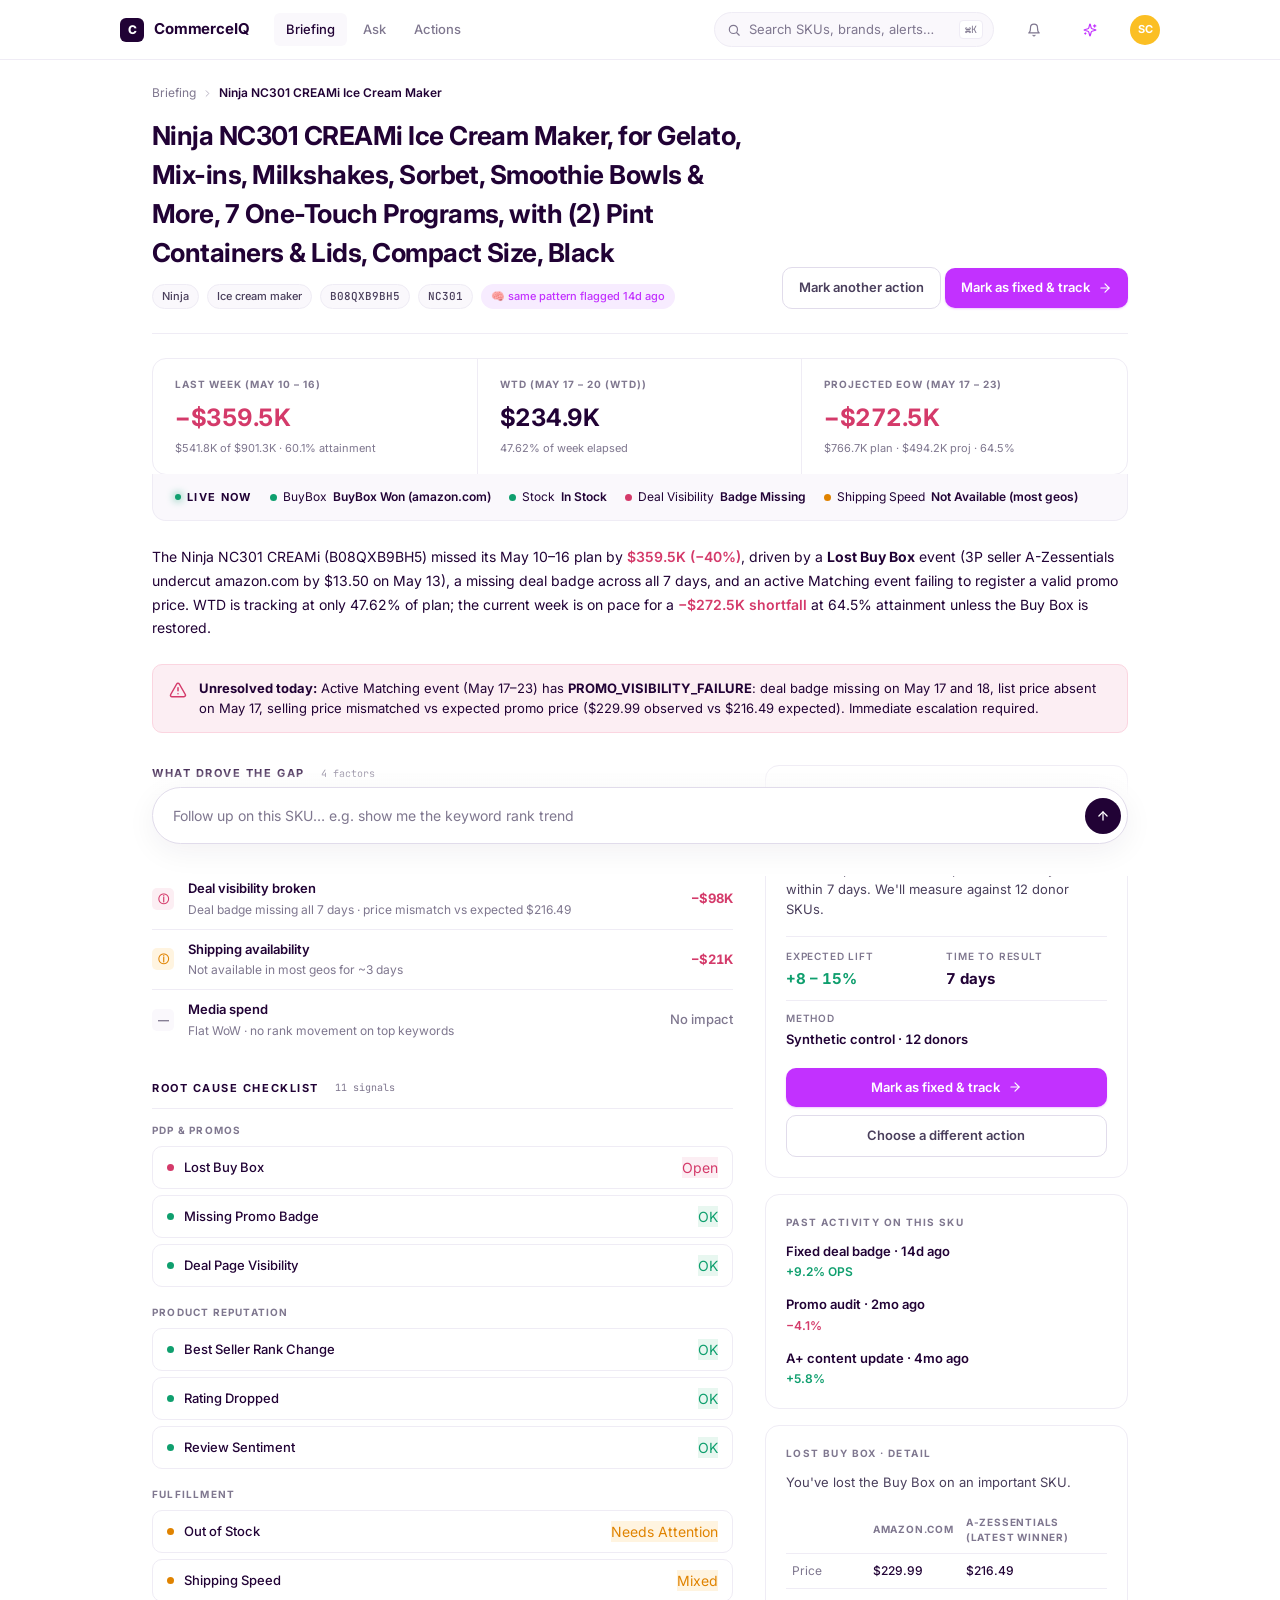
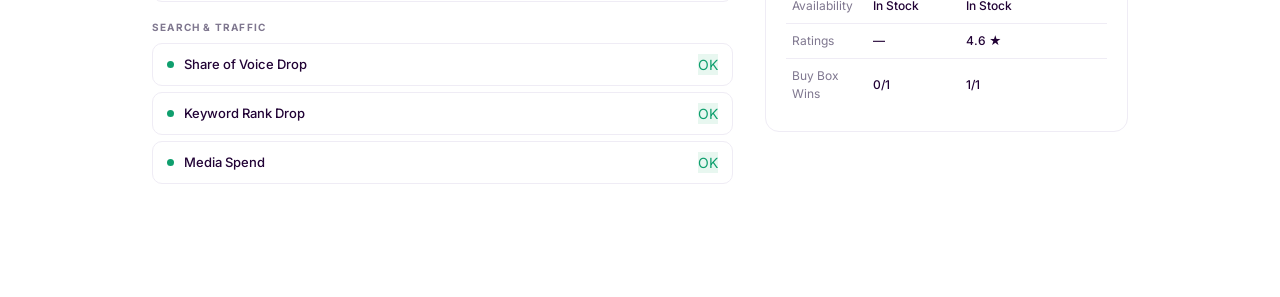
<file: alert.html>
<!DOCTYPE html>
<html lang="en">
<head>
<meta charset="UTF-8">
<meta name="viewport" content="width=device-width, initial-scale=1.0">
<title>CommerceIQ · Alert</title>
<link rel="preconnect" href="https://fonts.googleapis.com">
<link rel="preconnect" href="https://fonts.gstatic.com" crossorigin>
<link href="https://fonts.googleapis.com/css2?family=Inter:wght@400;500;600;700;800&family=JetBrains+Mono:wght@500&display=swap" rel="stylesheet">
<link rel="stylesheet" href="./assets/styles.css">
</head>
<body class="surface-customer">

<header class="topbar">
  <div class="topbar-inner">
    <a href="./index.html" class="brand"><div class="brand-mark">C</div> CommerceIQ</a>
    <nav class="nav">
      <a href="./index.html" class="active">Briefing</a>
      <a href="./ask.html">Ask</a>
      <a href="./actions.html">Actions</a>
    </nav>
    <label class="search">
      <svg class="icon" viewBox="0 0 24 24" fill="none" stroke="currentColor" stroke-width="2" stroke-linecap="round" stroke-linejoin="round"><circle cx="11" cy="11" r="7"/><path d="m21 21-4.3-4.3"/></svg>
      <input type="text" placeholder="Search SKUs, brands, alerts…">
      <span class="kbd">⌘K</span>
    </label>
    <button type="button" class="iconbtn" aria-label="Notifications"><svg class="icon" viewBox="0 0 24 24" fill="none" stroke="currentColor" stroke-width="2" stroke-linecap="round" stroke-linejoin="round"><path d="M6 8a6 6 0 0 1 12 0c0 7 3 9 3 9H3s3-2 3-9"/><path d="M10.3 21a1.94 1.94 0 0 0 3.4 0"/></svg></button>
    <a href="./admin/index.html" class="iconbtn brain-link" title="Brain admin" aria-label="Brain admin portal">
      <svg class="icon" viewBox="0 0 24 24" fill="none" stroke="currentColor" stroke-width="2" stroke-linecap="round" stroke-linejoin="round"><path d="M9.937 15.5A2 2 0 0 0 8.5 14.063l-6.135-1.582a.5.5 0 0 1 0-.962L8.5 9.936A2 2 0 0 0 9.937 8.5l1.582-6.135a.5.5 0 0 1 .963 0L14.063 8.5A2 2 0 0 0 15.5 9.937l6.135 1.581a.5.5 0 0 1 0 .964L15.5 14.063a2 2 0 0 0-1.437 1.437l-1.582 6.135a.5.5 0 0 1-.963 0z"/><path d="M20 3v4"/><path d="M22 5h-4"/><path d="M4 17v2"/><path d="M5 18H3"/></svg>
    </a>
    <div class="avatar">SC</div>
  </div>
</header>

<main class="page">
  <section data-render="recall-banner" style="margin-top: 24px; background: linear-gradient(135deg, rgba(194,49,255,.06), rgba(90,175,254,.06)); border: 1px solid rgba(194,49,255,.15); border-radius: var(--r-lg); padding: 14px 16px;"></section>

  <section data-render="alert"></section>

  <section class="ask-bar">
    <form class="ask-input" onsubmit="event.preventDefault(); window.__toast && window.__toast('Routing your follow-up…', 'accent');">
      <input type="text" placeholder="Follow up on this SKU… e.g. show me the keyword rank trend">
      <button type="submit" class="ask-send" aria-label="Send"><svg class="icon" viewBox="0 0 24 24" fill="none" stroke="currentColor" stroke-width="2.2" stroke-linecap="round" stroke-linejoin="round"><path d="m5 12 7-7 7 7"/><path d="M12 19V5"/></svg></button>
    </form>
  </section>
</main>

<!-- Modal: choose a different action -->
<div class="modal-shade" id="action-modal">
  <div class="modal">
    <div class="modal-head">
      <h3>Choose a different action</h3>
      <button type="button" class="x" data-modal-close>
        <svg class="icon" viewBox="0 0 24 24" fill="none" stroke="currentColor" stroke-width="2" stroke-linecap="round" stroke-linejoin="round"><path d="M18 6 6 18"/><path d="m6 6 12 12"/></svg>
      </button>
    </div>
    <div class="modal-body">
      <p style="color:var(--ink-2); font-size: 13px; margin-bottom: 14px;">Each option below will be tracked for impact against a synthetic baseline of comparable SKUs.</p>
      <div style="display:flex; flex-direction:column; gap:10px;">
        <label style="display:flex; align-items:center; gap:12px; padding: 12px 14px; border:1px solid var(--line); border-radius: var(--r-md); cursor:pointer;">
          <input type="radio" name="action" checked> <div>
            <div style="font-weight:600; color:var(--ink);">Recommended (default)</div>
            <div style="font-size:12px; color:var(--ink-3); margin-top:2px;">Use the Brain's suggestion</div>
          </div>
        </label>
        <label style="display:flex; align-items:center; gap:12px; padding: 12px 14px; border:1px solid var(--line); border-radius: var(--r-md); cursor:pointer;">
          <input type="radio" name="action"> <div>
            <div style="font-weight:600; color:var(--ink);">Replenish inventory</div>
            <div style="font-size:12px; color:var(--ink-3); margin-top:2px;">Expected +4–7% · longer time to result</div>
          </div>
        </label>
        <label style="display:flex; align-items:center; gap:12px; padding: 12px 14px; border:1px solid var(--line); border-radius: var(--r-md); cursor:pointer;">
          <input type="radio" name="action"> <div>
            <div style="font-weight:600; color:var(--ink);">Custom action</div>
            <div style="font-size:12px; color:var(--ink-3); margin-top:2px;">Describe what you did and what to measure</div>
          </div>
        </label>
      </div>
    </div>
    <div class="modal-foot">
      <button type="button" class="btn ghost" data-modal-close>Cancel</button>
      <button type="button" class="btn accent" data-modal-close>Track this action</button>
    </div>
  </div>
</div>

<script src="./assets/data.js"></script>
<script src="./assets/render.js"></script>
<script src="./assets/app.js"></script>
</body>
</html>
</file>
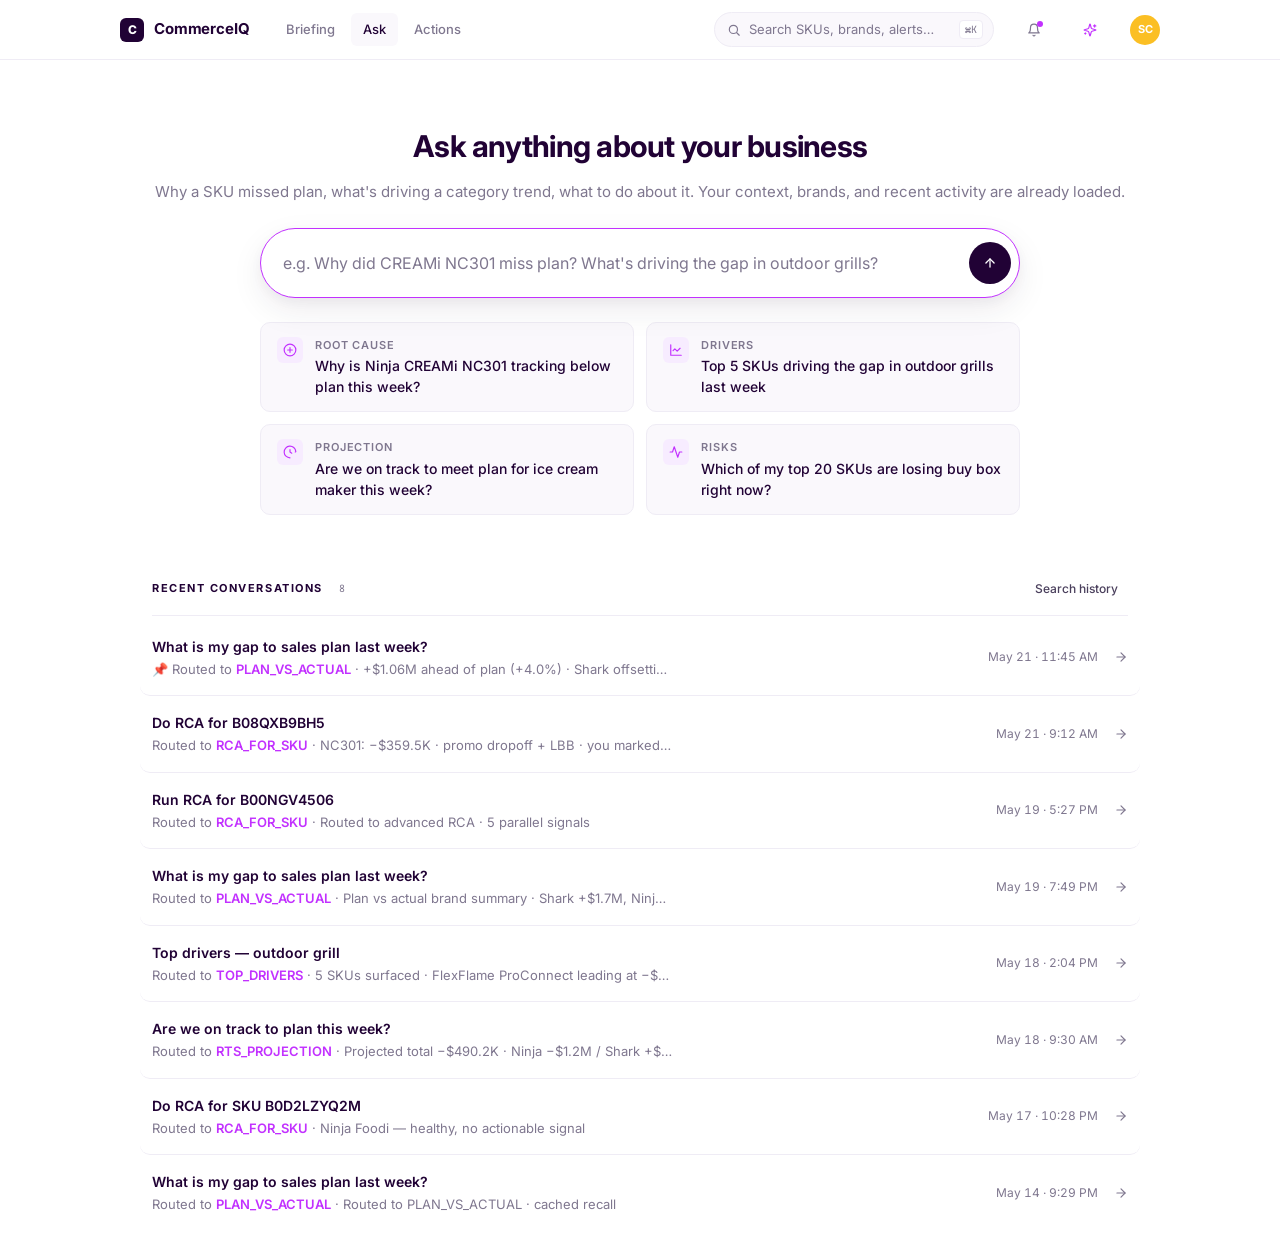
<file: ask.html>
<!DOCTYPE html>
<html lang="en">
<head>
<meta charset="UTF-8">
<meta name="viewport" content="width=device-width, initial-scale=1.0">
<title>CommerceIQ · Ask</title>
<link rel="preconnect" href="https://fonts.googleapis.com">
<link rel="preconnect" href="https://fonts.gstatic.com" crossorigin>
<link href="https://fonts.googleapis.com/css2?family=Inter:wght@400;500;600;700;800&family=JetBrains+Mono:wght@500&display=swap" rel="stylesheet">
<link rel="stylesheet" href="./assets/styles.css">
</head>
<body class="surface-customer">

<header class="topbar">
  <div class="topbar-inner">
    <a href="./index.html" class="brand"><div class="brand-mark">C</div> CommerceIQ</a>
    <nav class="nav" aria-label="Primary">
      <a href="./index.html">Briefing</a>
      <a href="./ask.html" class="active">Ask</a>
      <a href="./actions.html">Actions</a>
    </nav>
    <label class="search">
      <svg class="icon" viewBox="0 0 24 24" fill="none" stroke="currentColor" stroke-width="2" stroke-linecap="round" stroke-linejoin="round"><circle cx="11" cy="11" r="7"/><path d="m21 21-4.3-4.3"/></svg>
      <input type="text" placeholder="Search SKUs, brands, alerts…">
      <span class="kbd">⌘K</span>
    </label>
    <button type="button" class="iconbtn" aria-label="Notifications">
      <svg class="icon" viewBox="0 0 24 24" fill="none" stroke="currentColor" stroke-width="2" stroke-linecap="round" stroke-linejoin="round"><path d="M6 8a6 6 0 0 1 12 0c0 7 3 9 3 9H3s3-2 3-9"/><path d="M10.3 21a1.94 1.94 0 0 0 3.4 0"/></svg>
      <span class="dot"></span>
    </button>
    <a href="./admin/index.html" class="iconbtn brain-link" title="Brain admin" aria-label="Brain admin portal">
      <svg class="icon" viewBox="0 0 24 24" fill="none" stroke="currentColor" stroke-width="2" stroke-linecap="round" stroke-linejoin="round"><path d="M9.937 15.5A2 2 0 0 0 8.5 14.063l-6.135-1.582a.5.5 0 0 1 0-.962L8.5 9.936A2 2 0 0 0 9.937 8.5l1.582-6.135a.5.5 0 0 1 .963 0L14.063 8.5A2 2 0 0 0 15.5 9.937l6.135 1.581a.5.5 0 0 1 0 .964L15.5 14.063a2 2 0 0 0-1.437 1.437l-1.582 6.135a.5.5 0 0 1-.963 0z"/><path d="M20 3v4"/><path d="M22 5h-4"/><path d="M4 17v2"/><path d="M5 18H3"/></svg>
    </a>
    <div class="avatar">SC</div>
  </div>
</header>

<main class="page">

  <section data-render="thread"></section>

  <section class="ask-hero">
    <h1>Ask anything about your business</h1>
    <p>Why a SKU missed plan, what's driving a category trend, what to do about it. Your context, brands, and recent activity are already loaded.</p>
  </section>

  <section style="max-width:760px; margin: 0 auto;">
    <form class="ask-input" onsubmit="event.preventDefault(); var v=this.querySelector('input').value; var m=v.match(/B[0-9A-Z]{9}/i); if (m) { window.location.href='./alert.html?id='+encodeURIComponent(m[0]); } else { window.location.href='./ask.html?thread=c1'; }" style="position:relative; box-shadow: var(--shadow-lg); padding: 8px 8px 8px 22px;">
      <input type="text" class="input lg" style="border:0; padding: 14px 0; box-shadow: none;" placeholder="e.g. Why did CREAMi NC301 miss plan? What's driving the gap in outdoor grills?" autofocus>
      <button type="submit" class="ask-send" style="width:42px; height:42px;" aria-label="Ask">
        <svg class="icon" viewBox="0 0 24 24" fill="none" stroke="currentColor" stroke-width="2.2" stroke-linecap="round" stroke-linejoin="round"><path d="m5 12 7-7 7 7"/><path d="M12 19V5"/></svg>
      </button>
    </form>
  </section>

  <section class="suggestions" data-render="suggestions"></section>

  <section class="section recent-list" data-render="recents"></section>

</main>

<script src="./assets/data.js"></script>
<script src="./assets/render.js"></script>
<script src="./assets/app.js"></script>
</body>
</html>
</file>
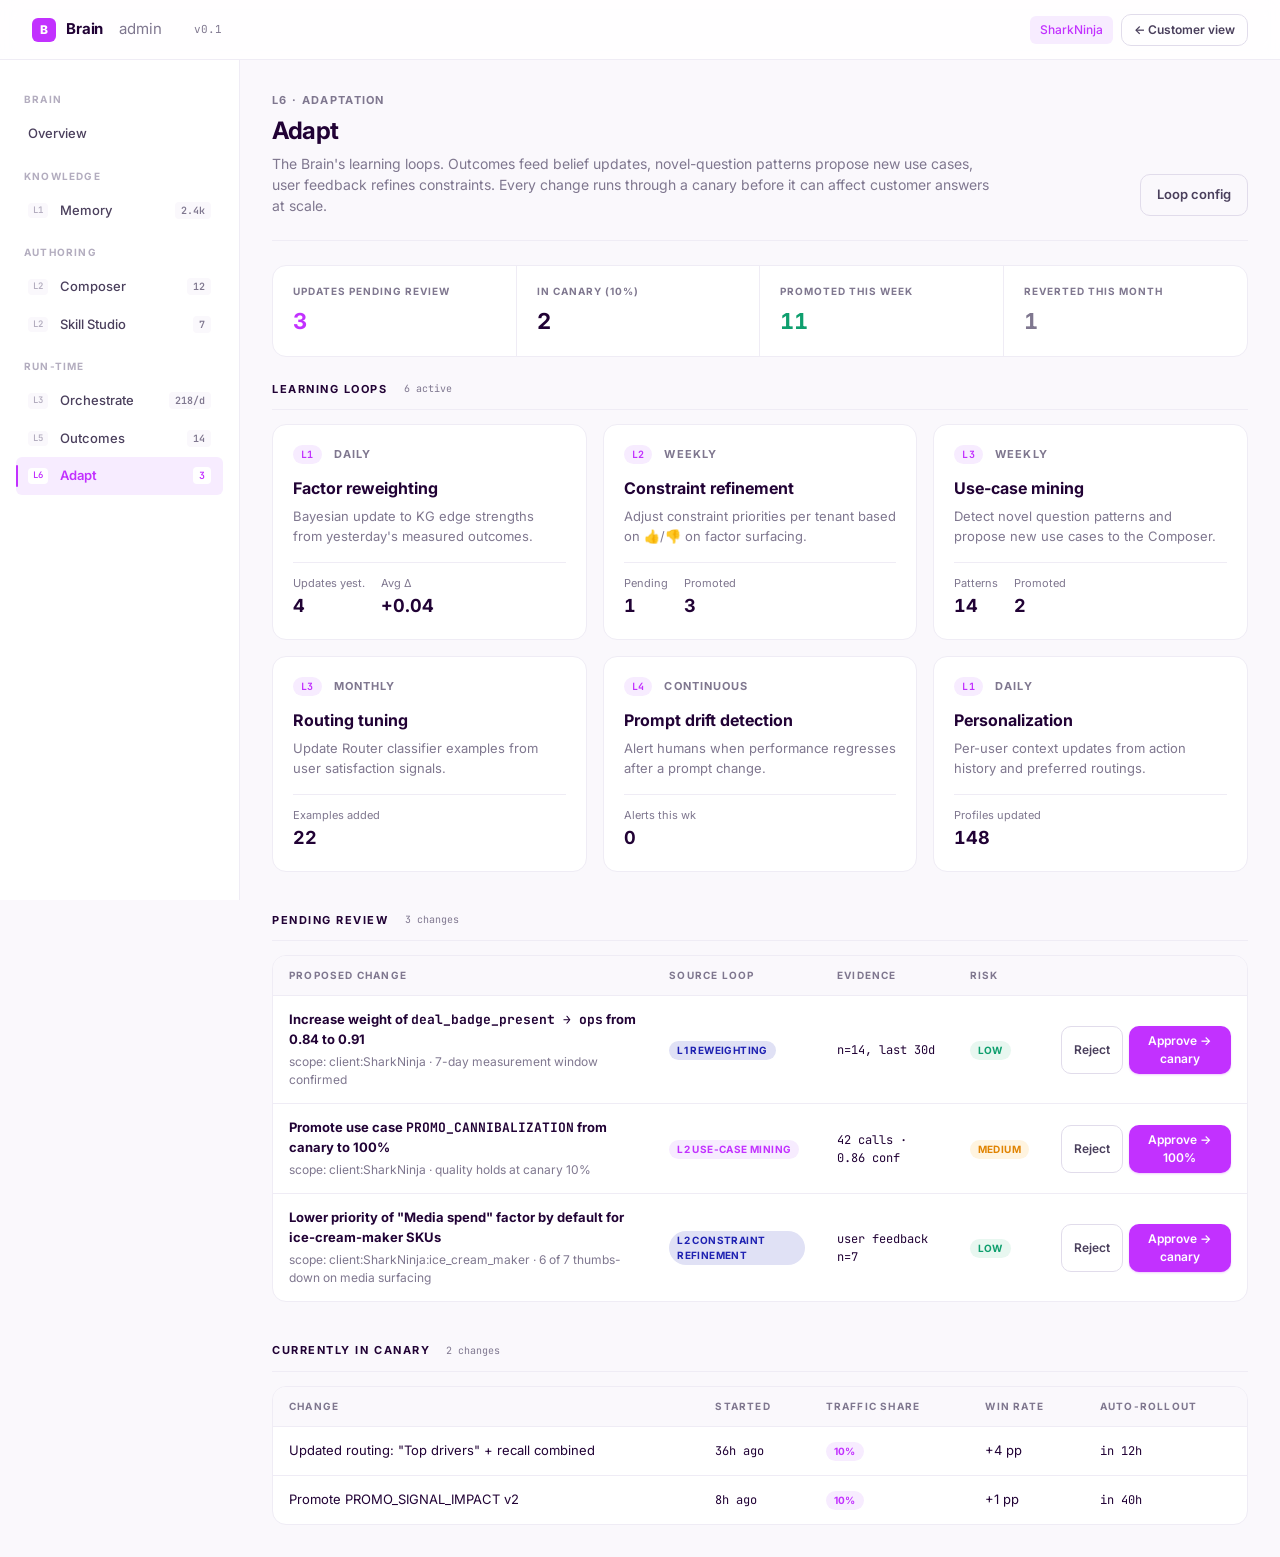
<file: admin/adapt.html>
<!DOCTYPE html>
<html lang="en">
<head>
<meta charset="UTF-8">
<meta name="viewport" content="width=device-width, initial-scale=1.0">
<title>Adapt · Brain admin</title>
<link rel="preconnect" href="https://fonts.googleapis.com">
<link rel="preconnect" href="https://fonts.gstatic.com" crossorigin>
<link href="https://fonts.googleapis.com/css2?family=Inter:wght@400;500;600;700;800&family=JetBrains+Mono:wght@500&display=swap" rel="stylesheet">
<link rel="stylesheet" href="../assets/styles.css">
</head>
<body class="surface-admin">

<header class="topbar">
  <div class="topbar-inner" style="max-width:none">
    <a href="../index.html" class="brand"><div class="brand-mark electric">B</div> Brain <span style="font-weight:400; color:var(--ink-3); margin-left:6px;">admin</span></a>
    <span style="font-size:11px; color:var(--ink-3); font-family:var(--mono); margin-left:8px;">v0.1</span>
    <div style="margin-left:auto; display:flex; align-items:center; gap:8px;">
      <span class="chip" style="background:var(--accent-tint); color:var(--accent);">SharkNinja</span>
      <a href="../index.html" class="btn ghost sm">← Customer view</a>
    </div>
  </div>
</header>

<div class="admin-layout">
  <aside class="sidenav">
    <div class="section-label">Brain</div>
    <a href="./index.html">Overview</a>
    <div class="section-label">Knowledge</div>
    <a href="./memory.html"><span class="layer-num">L1</span> Memory <span class="badge">2.4k</span></a>
    <div class="section-label">Authoring</div>
    <a href="./composer.html"><span class="layer-num">L2</span> Composer <span class="badge">12</span></a>
    <a href="./studio.html"><span class="layer-num">L2</span> Skill Studio <span class="badge">7</span></a>
    <div class="section-label">Run-time</div>
    <a href="./orchestrate.html"><span class="layer-num">L3</span> Orchestrate <span class="badge">218/d</span></a>
    <a href="./outcomes.html"><span class="layer-num">L5</span> Outcomes <span class="badge">14</span></a>
    <a href="./adapt.html" class="active"><span class="layer-num">L6</span> Adapt <span class="badge">3</span></a>
  </aside>

  <main class="admin-main">
    <header class="admin-head">
      <div>
        <div class="meta">L6 · Adaptation</div>
        <h1>Adapt</h1>
        <p>The Brain's learning loops. Outcomes feed belief updates, novel-question patterns propose new use cases, user feedback refines constraints. Every change runs through a canary before it can affect customer answers at scale.</p>
      </div>
      <div class="right">
        <button class="btn ghost">Loop config</button>
      </div>
    </header>

    <div class="actions-stats" style="margin-bottom:24px;">
      <div class="stat"><div class="l">Updates pending review</div><div class="v acc">3</div></div>
      <div class="stat"><div class="l">In canary (10%)</div><div class="v">2</div></div>
      <div class="stat"><div class="l">Promoted this week</div><div class="v pos">11</div></div>
      <div class="stat"><div class="l">Reverted this month</div><div class="v" style="color:var(--ink-3)">1</div></div>
    </div>

    <!-- Learning loops -->
    <section>
      <div class="section-head"><h2>Learning loops</h2><span class="count">6 active</span></div>
      <div class="tile-grid" style="margin-top:14px;">
        <div class="tile">
          <div class="row1"><span class="layer-num">L1</span><strong style="color:var(--ink-3); font-size:11px; letter-spacing:.1em; text-transform:uppercase;">Daily</strong></div>
          <h3>Factor reweighting</h3>
          <p>Bayesian update to KG edge strengths from yesterday's measured outcomes.</p>
          <div class="stat-row"><div class="s">Updates yest. <b>4</b></div><div class="s">Avg Δ <b>+0.04</b></div></div>
        </div>
        <div class="tile">
          <div class="row1"><span class="layer-num">L2</span><strong style="color:var(--ink-3); font-size:11px; letter-spacing:.1em; text-transform:uppercase;">Weekly</strong></div>
          <h3>Constraint refinement</h3>
          <p>Adjust constraint priorities per tenant based on 👍/👎 on factor surfacing.</p>
          <div class="stat-row"><div class="s">Pending <b>1</b></div><div class="s">Promoted <b>3</b></div></div>
        </div>
        <div class="tile">
          <div class="row1"><span class="layer-num">L3</span><strong style="color:var(--ink-3); font-size:11px; letter-spacing:.1em; text-transform:uppercase;">Weekly</strong></div>
          <h3>Use-case mining</h3>
          <p>Detect novel question patterns and propose new use cases to the Composer.</p>
          <div class="stat-row"><div class="s">Patterns <b>14</b></div><div class="s">Promoted <b>2</b></div></div>
        </div>
        <div class="tile">
          <div class="row1"><span class="layer-num">L3</span><strong style="color:var(--ink-3); font-size:11px; letter-spacing:.1em; text-transform:uppercase;">Monthly</strong></div>
          <h3>Routing tuning</h3>
          <p>Update Router classifier examples from user satisfaction signals.</p>
          <div class="stat-row"><div class="s">Examples added <b>22</b></div></div>
        </div>
        <div class="tile">
          <div class="row1"><span class="layer-num">L4</span><strong style="color:var(--ink-3); font-size:11px; letter-spacing:.1em; text-transform:uppercase;">Continuous</strong></div>
          <h3>Prompt drift detection</h3>
          <p>Alert humans when performance regresses after a prompt change.</p>
          <div class="stat-row"><div class="s">Alerts this wk <b>0</b></div></div>
        </div>
        <div class="tile">
          <div class="row1"><span class="layer-num">L1</span><strong style="color:var(--ink-3); font-size:11px; letter-spacing:.1em; text-transform:uppercase;">Daily</strong></div>
          <h3>Personalization</h3>
          <p>Per-user context updates from action history and preferred routings.</p>
          <div class="stat-row"><div class="s">Profiles updated <b>148</b></div></div>
        </div>
      </div>
    </section>

    <!-- Pending review queue -->
    <section style="margin-top:40px;">
      <div class="section-head"><h2>Pending review</h2><span class="count">3 changes</span></div>
      <div class="table-wrap" style="margin-top:14px;">
        <table class="table">
          <thead><tr><th>Proposed change</th><th>Source loop</th><th>Evidence</th><th>Risk</th><th></th></tr></thead>
          <tbody>
            <tr>
              <td><strong>Increase weight of <span class="mono">deal_badge_present → ops</span> from 0.84 to 0.91</strong><div style="font-size:12px; color:var(--ink-3); margin-top:4px;">scope: client:SharkNinja · 7-day measurement window confirmed</div></td>
              <td><span class="pill pill-info">L1 reweighting</span></td>
              <td class="mono">n=14, last 30d</td>
              <td><span class="pill pill-pos">Low</span></td>
              <td><div style="display:flex; gap:6px;"><button class="btn ghost sm" data-reject>Reject</button><button class="btn accent sm" data-approve>Approve → canary</button></div></td>
            </tr>
            <tr>
              <td><strong>Promote use case <span class="mono">PROMO_CANNIBALIZATION</span> from canary to 100%</strong><div style="font-size:12px; color:var(--ink-3); margin-top:4px;">scope: client:SharkNinja · quality holds at canary 10%</div></td>
              <td><span class="pill pill-acc">L2 use-case mining</span></td>
              <td class="mono">42 calls · 0.86 conf</td>
              <td><span class="pill pill-warn">Medium</span></td>
              <td><div style="display:flex; gap:6px;"><button class="btn ghost sm" data-reject>Reject</button><button class="btn accent sm" data-approve>Approve → 100%</button></div></td>
            </tr>
            <tr>
              <td><strong>Lower priority of "Media spend" factor by default for ice-cream-maker SKUs</strong><div style="font-size:12px; color:var(--ink-3); margin-top:4px;">scope: client:SharkNinja:ice_cream_maker · 6 of 7 thumbs-down on media surfacing</div></td>
              <td><span class="pill pill-info">L2 constraint refinement</span></td>
              <td class="mono">user feedback n=7</td>
              <td><span class="pill pill-pos">Low</span></td>
              <td><div style="display:flex; gap:6px;"><button class="btn ghost sm" data-reject>Reject</button><button class="btn accent sm" data-approve>Approve → canary</button></div></td>
            </tr>
          </tbody>
        </table>
      </div>
    </section>

    <section style="margin-top:40px;">
      <div class="section-head"><h2>Currently in canary</h2><span class="count">2 changes</span></div>
      <div class="table-wrap" style="margin-top:14px;">
        <table class="table">
          <thead><tr><th>Change</th><th>Started</th><th>Traffic share</th><th>Win rate</th><th>Auto-rollout</th></tr></thead>
          <tbody>
            <tr><td>Updated routing: "Top drivers" + recall combined</td><td class="mono">36h ago</td><td><span class="pill pill-acc">10%</span></td><td class="pos">+4 pp</td><td class="mono">in 12h</td></tr>
            <tr><td>Promote PROMO_SIGNAL_IMPACT v2</td><td class="mono">8h ago</td><td><span class="pill pill-acc">10%</span></td><td class="pos">+1 pp</td><td class="mono">in 40h</td></tr>
          </tbody>
        </table>
      </div>
    </section>

  </main>
</div>

<script src="../assets/app.js"></script>
</body>
</html>
</file>
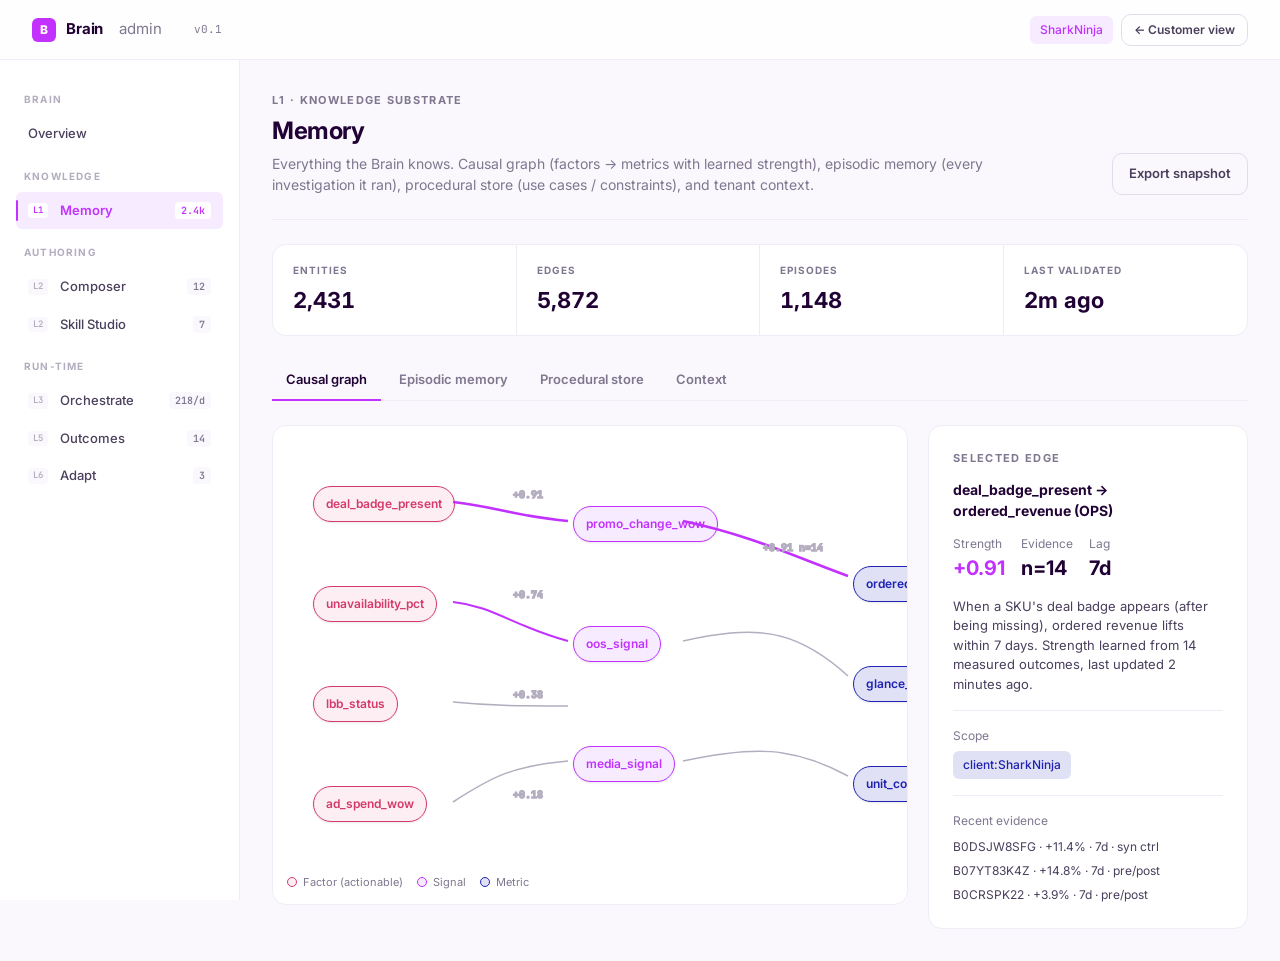
<file: admin/memory.html>
<!DOCTYPE html>
<html lang="en">
<head>
<meta charset="UTF-8">
<meta name="viewport" content="width=device-width, initial-scale=1.0">
<title>Memory · Brain admin</title>
<link rel="preconnect" href="https://fonts.googleapis.com">
<link rel="preconnect" href="https://fonts.gstatic.com" crossorigin>
<link href="https://fonts.googleapis.com/css2?family=Inter:wght@400;500;600;700;800&family=JetBrains+Mono:wght@500&display=swap" rel="stylesheet">
<link rel="stylesheet" href="../assets/styles.css">
</head>
<body class="surface-admin">

<header class="topbar">
  <div class="topbar-inner" style="max-width:none">
    <a href="../index.html" class="brand"><div class="brand-mark electric">B</div> Brain <span style="font-weight:400; color:var(--ink-3); margin-left:6px;">admin</span></a>
    <span style="font-size:11px; color:var(--ink-3); font-family:var(--mono); margin-left:8px;">v0.1</span>
    <div style="margin-left:auto; display:flex; align-items:center; gap:8px;">
      <span class="chip" style="background:var(--accent-tint); color:var(--accent);">SharkNinja</span>
      <a href="../index.html" class="btn ghost sm">← Customer view</a>
    </div>
  </div>
</header>

<div class="admin-layout">
  <aside class="sidenav">
    <div class="section-label">Brain</div>
    <a href="./index.html">Overview</a>
    <div class="section-label">Knowledge</div>
    <a href="./memory.html" class="active"><span class="layer-num">L1</span> Memory <span class="badge">2.4k</span></a>
    <div class="section-label">Authoring</div>
    <a href="./composer.html"><span class="layer-num">L2</span> Composer <span class="badge">12</span></a>
    <a href="./studio.html"><span class="layer-num">L2</span> Skill Studio <span class="badge">7</span></a>
    <div class="section-label">Run-time</div>
    <a href="./orchestrate.html"><span class="layer-num">L3</span> Orchestrate <span class="badge">218/d</span></a>
    <a href="./outcomes.html"><span class="layer-num">L5</span> Outcomes <span class="badge">14</span></a>
    <a href="./adapt.html"><span class="layer-num">L6</span> Adapt <span class="badge">3</span></a>
  </aside>

  <main class="admin-main">
    <header class="admin-head">
      <div>
        <div class="meta">L1 · Knowledge substrate</div>
        <h1>Memory</h1>
        <p>Everything the Brain knows. Causal graph (factors → metrics with learned strength), episodic memory (every investigation it ran), procedural store (use cases / constraints), and tenant context.</p>
      </div>
      <div class="right">
        <button class="btn ghost">Export snapshot</button>
      </div>
    </header>

    <div class="actions-stats" style="margin-bottom:24px;">
      <div class="stat"><div class="l">Entities</div><div class="v">2,431</div></div>
      <div class="stat"><div class="l">Edges</div><div class="v">5,872</div></div>
      <div class="stat"><div class="l">Episodes</div><div class="v">1,148</div></div>
      <div class="stat"><div class="l">Last validated</div><div class="v">2m ago</div></div>
    </div>

    <div class="tabs" data-tabs>
      <button class="active" data-tab="kg">Causal graph</button>
      <button data-tab="epi">Episodic memory</button>
      <button data-tab="proc">Procedural store</button>
      <button data-tab="ctx">Context</button>
    </div>

    <!-- KG panel -->
    <section data-panel="kg">
      <div style="display:grid; grid-template-columns: 1fr 320px; gap:20px;">
        <div class="kg-canvas">
          <!-- Nodes -->
          <div class="kg-node factor" style="left:40px; top:60px;">deal_badge_present</div>
          <div class="kg-node factor" style="left:40px; top:160px;">unavailability_pct</div>
          <div class="kg-node factor" style="left:40px; top:260px;">lbb_status</div>
          <div class="kg-node factor" style="left:40px; top:360px;">ad_spend_wow</div>

          <div class="kg-node signal" style="left:300px; top:80px;">promo_change_wow</div>
          <div class="kg-node signal" style="left:300px; top:200px;">oos_signal</div>
          <div class="kg-node signal" style="left:300px; top:320px;">media_signal</div>

          <div class="kg-node metric" style="left:580px; top:140px;">ordered_revenue (OPS)</div>
          <div class="kg-node metric" style="left:580px; top:240px;">glance_views</div>
          <div class="kg-node metric" style="left:580px; top:340px;">unit_conversion</div>

          <svg style="position:absolute; inset:0; width:100%; height:100%; pointer-events:none;" fill="none" stroke="#B3ADBF" stroke-width="1.5">
            <path d="M180 76 C 220 80, 240 90, 295 95" stroke="#C231FF" stroke-width="2.5"/>
            <path d="M180 176 C 220 180, 240 200, 295 215" stroke="#C231FF" stroke-width="2"/>
            <path d="M180 276 C 220 280, 250 280, 295 280"/>
            <path d="M180 376 C 220 350, 240 340, 295 335"/>
            <path d="M410 95 C 480 110, 520 130, 575 150" stroke="#C231FF" stroke-width="2.5"/>
            <path d="M410 215 C 480 200, 520 200, 575 250"/>
            <path d="M410 335 C 480 320, 520 320, 575 350"/>
            <!-- weight labels -->
            <text x="240" y="72" font-family="JetBrains Mono" font-size="10" fill="#C231FF" font-weight="700">+0.91</text>
            <text x="240" y="172" font-family="JetBrains Mono" font-size="10" fill="#C231FF" font-weight="700">+0.74</text>
            <text x="240" y="272" font-family="JetBrains Mono" font-size="10" fill="#7F778F" font-weight="600">+0.38</text>
            <text x="240" y="372" font-family="JetBrains Mono" font-size="10" fill="#7F778F" font-weight="600">+0.18</text>
            <text x="490" y="125" font-family="JetBrains Mono" font-size="10" fill="#C231FF" font-weight="700">+0.91 n=14</text>
          </svg>

          <!-- Legend -->
          <div style="position:absolute; bottom:14px; left:14px; display:flex; gap:14px; font-size:11px; color:var(--ink-3);">
            <span style="display:inline-flex; align-items:center; gap:6px;"><span style="width:10px;height:10px;border-radius:50%;background:var(--neg-tint); border:1.5px solid var(--neg);"></span> Factor (actionable)</span>
            <span style="display:inline-flex; align-items:center; gap:6px;"><span style="width:10px;height:10px;border-radius:50%;background:var(--accent-tint); border:1.5px solid var(--accent);"></span> Signal</span>
            <span style="display:inline-flex; align-items:center; gap:6px;"><span style="width:10px;height:10px;border-radius:50%;background:var(--cobalt-tint); border:1.5px solid var(--cobalt);"></span> Metric</span>
          </div>
        </div>

        <div class="panel-card">
          <h3>Selected edge</h3>
          <h2 style="font-size:14px;">deal_badge_present → ordered_revenue (OPS)</h2>
          <div style="display:flex; gap:16px; margin-top: 14px;">
            <div><div class="help">Strength</div><div style="font-weight:700; font-size:20px; color:var(--accent);">+0.91</div></div>
            <div><div class="help">Evidence</div><div style="font-weight:700; font-size:20px;">n=14</div></div>
            <div><div class="help">Lag</div><div style="font-weight:700; font-size:20px;">7d</div></div>
          </div>
          <p style="font-size:13px; color:var(--ink-2); margin-top:14px; line-height:1.5;">When a SKU's deal badge appears (after being missing), ordered revenue lifts within 7 days. Strength learned from 14 measured outcomes, last updated 2 minutes ago.</p>
          <hr style="margin:16px 0;">
          <div class="help" style="margin-bottom:6px;">Scope</div>
          <span class="chip" style="background:var(--cobalt-tint); color:var(--cobalt);">client:SharkNinja</span>
          <hr style="margin:16px 0;">
          <div class="help" style="margin-bottom:8px;">Recent evidence</div>
          <div style="font-size:12px; color:var(--ink-2); display:flex; flex-direction:column; gap:6px;">
            <div>B0DSJW8SFG · +11.4% · 7d · syn ctrl</div>
            <div>B07YT83K4Z · +14.8% · 7d · pre/post</div>
            <div>B0CRSPK22  · +3.9% · 7d · pre/post</div>
          </div>
        </div>
      </div>
    </section>

    <!-- Episodic -->
    <section data-panel="epi" hidden>
      <div class="table-wrap">
        <table class="table">
          <thead><tr><th>When</th><th>Question</th><th>Routed to</th><th>Tenant</th><th>Outcome</th><th></th></tr></thead>
          <tbody>
            <tr><td class="mono">2h ago</td><td>Why did Ninja CREAMi miss plan?</td><td>RCA_FOR_SKU</td><td>SharkNinja</td><td><span class="pill pill-pos">Acted · +9.2%</span></td><td><a href="#" class="chip">View</a></td></tr>
            <tr><td class="mono">18m ago</td><td>What's driving the gap in outdoor grill?</td><td>TOP_DRIVERS</td><td>SharkNinja</td><td><span class="pill" style="background:var(--bg-soft); color:var(--ink-3);">No action</span></td><td><a href="#" class="chip">View</a></td></tr>
            <tr><td class="mono">1h ago</td><td>Projected gap this week</td><td>RTS_PROJECTION_GAP_TO_PLAN</td><td>SharkNinja</td><td><span class="pill" style="background:var(--bg-soft); color:var(--ink-3);">Informational</span></td><td><a href="#" class="chip">View</a></td></tr>
            <tr><td class="mono">3h ago</td><td>Why is Shark FlexStyle traffic down?</td><td>MEDIA_IMPACT_SIGNAL</td><td>SharkNinja</td><td><span class="pill pill-warn">Acted · measuring</span></td><td><a href="#" class="chip">View</a></td></tr>
            <tr><td class="mono">5h ago</td><td>Is buy box safe on CREAMi NC301?</td><td>LBB_SKU_LOOKUP</td><td>SharkNinja</td><td><span class="pill pill-pos">Confirmed safe</span></td><td><a href="#" class="chip">View</a></td></tr>
            <tr><td class="mono">yesterday</td><td>Top SKUs at risk this week</td><td>weekly_top_risks_briefing</td><td>SharkNinja</td><td><span class="pill pill-acc">5 actions logged</span></td><td><a href="#" class="chip">View</a></td></tr>
          </tbody>
        </table>
      </div>
    </section>

    <!-- Procedural -->
    <section data-panel="proc" hidden>
      <div style="display:grid; grid-template-columns:1fr 1fr; gap:16px;">
        <div class="panel-card">
          <h3>Use cases</h3>
          <h2>48 live</h2>
          <p class="help" style="margin-top:6px;">Across 5 product lines.</p>
          <hr style="margin:14px 0;">
          <div style="display:flex; flex-direction:column; gap:8px; font-size:13px;">
            <div style="display:flex; justify-content:space-between;"><span>DSA (Amazon RCA)</span><span class="mono">22</span></div>
            <div style="display:flex; justify-content:space-between;"><span>MAP (Marketing Attribution)</span><span class="mono">11</span></div>
            <div style="display:flex; justify-content:space-between;"><span>RMM (Retail Media Mgmt)</span><span class="mono">8</span></div>
            <div style="display:flex; justify-content:space-between;"><span>RGM (Revenue Growth Mgmt)</span><span class="mono">5</span></div>
            <div style="display:flex; justify-content:space-between;"><span>Custom (this client)</span><span class="mono">2</span></div>
          </div>
        </div>
        <div class="panel-card">
          <h3>Constraint rules</h3>
          <h2>237 active</h2>
          <p class="help" style="margin-top:6px;">Across 3 phases.</p>
          <hr style="margin:14px 0;">
          <div style="display:flex; flex-direction:column; gap:8px; font-size:13px;">
            <div style="display:flex; justify-content:space-between; align-items:center;"><span>DATA</span><span class="mono">92</span></div>
            <div style="display:flex; justify-content:space-between; align-items:center;"><span>ANALYSIS</span><span class="mono">71</span></div>
            <div style="display:flex; justify-content:space-between; align-items:center;"><span>PRESENTATION</span><span class="mono">74</span></div>
            <hr>
            <div style="display:flex; justify-content:space-between; align-items:center;"><span>Last refined by L6</span><span class="mono">2m ago</span></div>
          </div>
        </div>
      </div>
    </section>

    <!-- Context -->
    <section data-panel="ctx" hidden>
      <div class="panel-card">
        <h3>Active context</h3>
        <h2>14 entries</h2>
        <p class="help" style="margin-top:6px;">Tenant, user, and thread-level facts injected into prompts based on relevance.</p>
        <div class="table-wrap" style="margin-top:16px;">
          <table class="table">
            <thead><tr><th>Scope</th><th>Content</th><th>Author</th><th>Expires</th></tr></thead>
            <tbody>
              <tr><td><span class="pill pill-info">tenant:SharkNinja</span></td><td>SharkNinja launched a new "FlexFlame" campaign on May 15; expect inflated grill metrics through May 22.</td><td>Maya · CS</td><td>May 22</td></tr>
              <tr><td><span class="pill pill-info">tenant:SharkNinja</span></td><td>Ignore SKUs with attribute is_test_product=true</td><td>Marcus · FDE</td><td>—</td></tr>
              <tr><td><span class="pill" style="background:#FFF7E8; color:#92400E;">user:sarah.chen</span></td><td>Default brand filter: Ninja. Time zone: ET.</td><td>Sarah (self)</td><td>—</td></tr>
              <tr><td><span class="pill" style="background:var(--bg-soft); color:var(--ink-3);">global</span></td><td>Use Sunday–Saturday weeks for all WoW comparisons.</td><td>Platform</td><td>—</td></tr>
            </tbody>
          </table>
        </div>
      </div>
    </section>

  </main>
</div>

<script src="../assets/app.js"></script>
</body>
</html>
</file>
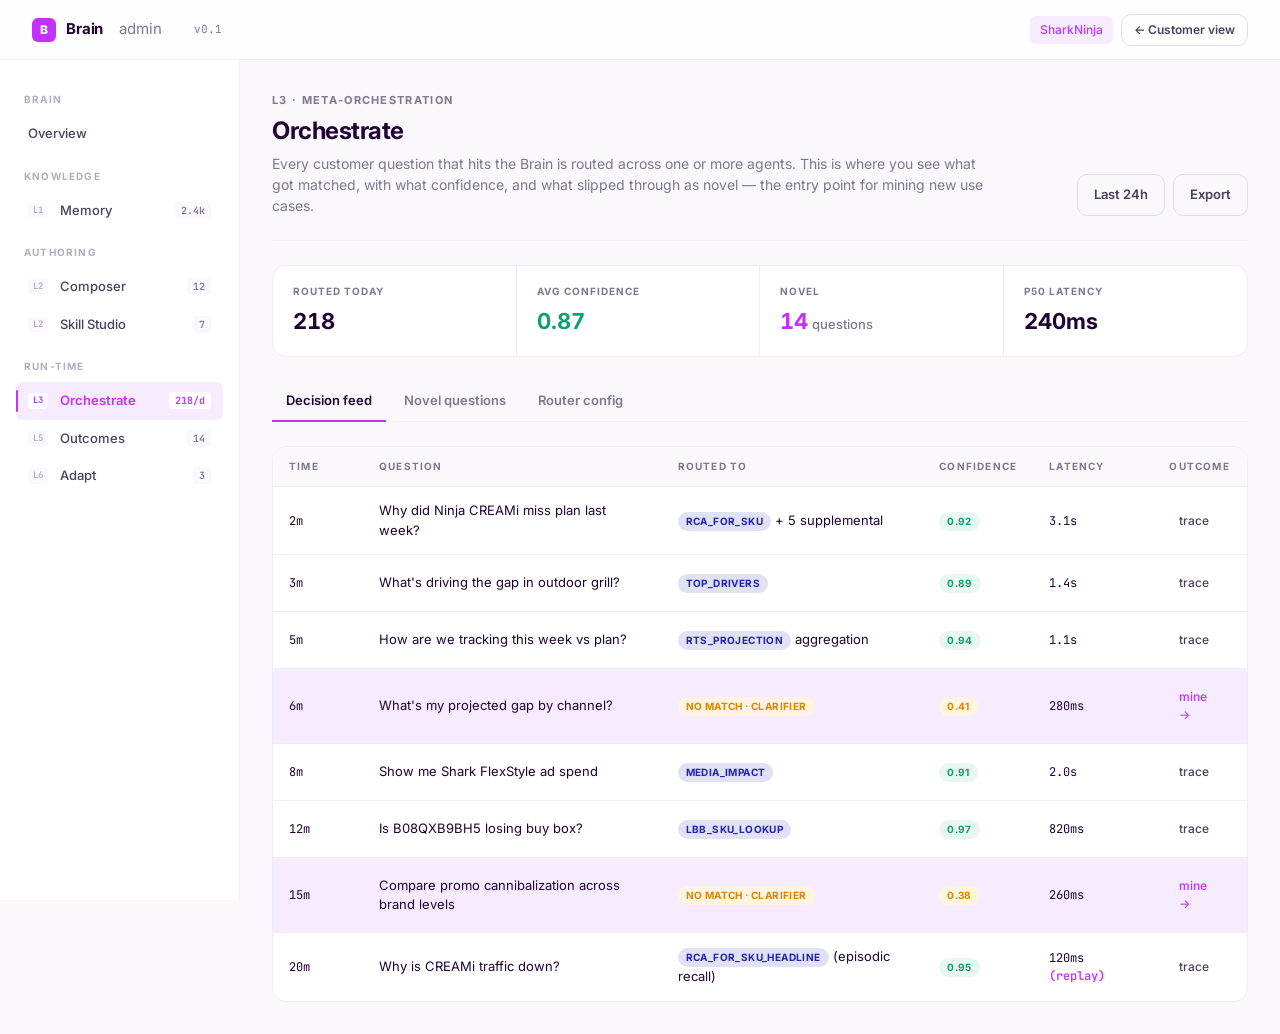
<file: admin/orchestrate.html>
<!DOCTYPE html>
<html lang="en">
<head>
<meta charset="UTF-8">
<meta name="viewport" content="width=device-width, initial-scale=1.0">
<title>Orchestrate · Brain admin</title>
<link rel="preconnect" href="https://fonts.googleapis.com">
<link rel="preconnect" href="https://fonts.gstatic.com" crossorigin>
<link href="https://fonts.googleapis.com/css2?family=Inter:wght@400;500;600;700;800&family=JetBrains+Mono:wght@500&display=swap" rel="stylesheet">
<link rel="stylesheet" href="../assets/styles.css">
</head>
<body class="surface-admin">

<header class="topbar">
  <div class="topbar-inner" style="max-width:none">
    <a href="../index.html" class="brand"><div class="brand-mark electric">B</div> Brain <span style="font-weight:400; color:var(--ink-3); margin-left:6px;">admin</span></a>
    <span style="font-size:11px; color:var(--ink-3); font-family:var(--mono); margin-left:8px;">v0.1</span>
    <div style="margin-left:auto; display:flex; align-items:center; gap:8px;">
      <span class="chip" style="background:var(--accent-tint); color:var(--accent);">SharkNinja</span>
      <a href="../index.html" class="btn ghost sm">← Customer view</a>
    </div>
  </div>
</header>

<div class="admin-layout">
  <aside class="sidenav">
    <div class="section-label">Brain</div>
    <a href="./index.html">Overview</a>
    <div class="section-label">Knowledge</div>
    <a href="./memory.html"><span class="layer-num">L1</span> Memory <span class="badge">2.4k</span></a>
    <div class="section-label">Authoring</div>
    <a href="./composer.html"><span class="layer-num">L2</span> Composer <span class="badge">12</span></a>
    <a href="./studio.html"><span class="layer-num">L2</span> Skill Studio <span class="badge">7</span></a>
    <div class="section-label">Run-time</div>
    <a href="./orchestrate.html" class="active"><span class="layer-num">L3</span> Orchestrate <span class="badge">218/d</span></a>
    <a href="./outcomes.html"><span class="layer-num">L5</span> Outcomes <span class="badge">14</span></a>
    <a href="./adapt.html"><span class="layer-num">L6</span> Adapt <span class="badge">3</span></a>
  </aside>

  <main class="admin-main">
    <header class="admin-head">
      <div>
        <div class="meta">L3 · Meta-orchestration</div>
        <h1>Orchestrate</h1>
        <p>Every customer question that hits the Brain is routed across one or more agents. This is where you see what got matched, with what confidence, and what slipped through as novel — the entry point for mining new use cases.</p>
      </div>
      <div class="right">
        <button class="btn ghost">Last 24h</button>
        <button class="btn ghost">Export</button>
      </div>
    </header>

    <div class="actions-stats" style="margin-bottom:24px;">
      <div class="stat"><div class="l">Routed today</div><div class="v">218</div></div>
      <div class="stat"><div class="l">Avg confidence</div><div class="v pos">0.87</div></div>
      <div class="stat"><div class="l">Novel</div><div class="v acc">14<span class="unit">questions</span></div></div>
      <div class="stat"><div class="l">P50 latency</div><div class="v">240ms</div></div>
    </div>

    <div class="tabs" data-tabs>
      <button class="active" data-tab="feed">Decision feed</button>
      <button data-tab="novel">Novel questions</button>
      <button data-tab="router">Router config</button>
    </div>

    <section data-panel="feed">
      <div class="table-wrap">
        <table class="table">
          <thead><tr><th style="width:90px">Time</th><th>Question</th><th>Routed to</th><th>Confidence</th><th>Latency</th><th>Outcome</th></tr></thead>
          <tbody>
            <tr>
              <td class="mono">2m</td>
              <td>Why did Ninja CREAMi miss plan last week?</td>
              <td><span class="pill pill-info">RCA_FOR_SKU</span> + 5 supplemental</td>
              <td><span class="pill pill-pos">0.92</span></td>
              <td class="mono">3.1s</td>
              <td><a href="#" class="chip">trace</a></td>
            </tr>
            <tr>
              <td class="mono">3m</td>
              <td>What's driving the gap in outdoor grill?</td>
              <td><span class="pill pill-info">TOP_DRIVERS</span></td>
              <td><span class="pill pill-pos">0.89</span></td>
              <td class="mono">1.4s</td>
              <td><a href="#" class="chip">trace</a></td>
            </tr>
            <tr>
              <td class="mono">5m</td>
              <td>How are we tracking this week vs plan?</td>
              <td><span class="pill pill-info">RTS_PROJECTION</span> aggregation</td>
              <td><span class="pill pill-pos">0.94</span></td>
              <td class="mono">1.1s</td>
              <td><a href="#" class="chip">trace</a></td>
            </tr>
            <tr style="background: var(--accent-tint);">
              <td class="mono">6m</td>
              <td>What's my projected gap by channel?</td>
              <td><span class="pill pill-warn">No match · clarifier</span></td>
              <td><span class="pill" style="background:var(--warn-tint); color:var(--warn);">0.41</span></td>
              <td class="mono">280ms</td>
              <td><a href="#" class="chip pill-acc">mine →</a></td>
            </tr>
            <tr>
              <td class="mono">8m</td>
              <td>Show me Shark FlexStyle ad spend</td>
              <td><span class="pill pill-info">MEDIA_IMPACT</span></td>
              <td><span class="pill pill-pos">0.91</span></td>
              <td class="mono">2.0s</td>
              <td><a href="#" class="chip">trace</a></td>
            </tr>
            <tr>
              <td class="mono">12m</td>
              <td>Is B08QXB9BH5 losing buy box?</td>
              <td><span class="pill pill-info">LBB_SKU_LOOKUP</span></td>
              <td><span class="pill pill-pos">0.97</span></td>
              <td class="mono">820ms</td>
              <td><a href="#" class="chip">trace</a></td>
            </tr>
            <tr style="background: var(--accent-tint);">
              <td class="mono">15m</td>
              <td>Compare promo cannibalization across brand levels</td>
              <td><span class="pill pill-warn">No match · clarifier</span></td>
              <td><span class="pill" style="background:var(--warn-tint); color:var(--warn);">0.38</span></td>
              <td class="mono">260ms</td>
              <td><a href="#" class="chip pill-acc">mine →</a></td>
            </tr>
            <tr>
              <td class="mono">20m</td>
              <td>Why is CREAMi traffic down?</td>
              <td><span class="pill pill-info">RCA_FOR_SKU_HEADLINE</span> (episodic recall)</td>
              <td><span class="pill pill-pos">0.95</span></td>
              <td class="mono">120ms <span class="acc" style="font-weight:600">(replay)</span></td>
              <td><a href="#" class="chip">trace</a></td>
            </tr>
          </tbody>
        </table>
      </div>
    </section>

    <section data-panel="novel" hidden>
      <div class="panel-card" style="margin-bottom:20px;">
        <h3>Novel-question mining</h3>
        <h2>14 unmatched patterns this week</h2>
        <p style="font-size:13px; color:var(--ink-2); margin-top:6px;">When the Router can't match with high confidence, the question is logged here. Once a pattern repeats N times, the Brain proposes a new use case draft to the Composer.</p>
      </div>
      <div class="table-wrap">
        <table class="table">
          <thead><tr><th>Pattern</th><th>Examples</th><th>Occurrences</th><th>Distinct users</th><th></th></tr></thead>
          <tbody>
            <tr><td><strong>Projected gap by channel</strong><div style="font-size:11px; color:var(--ink-3); margin-top:2px;">channel split not in any current use case</div></td><td class="mono" style="font-size:12px;">"projected gap by channel" · "how is each channel tracking"</td><td class="mono"><strong>8</strong></td><td class="mono">5</td><td><a href="./composer.html" class="btn accent sm">Mine → Composer</a></td></tr>
            <tr><td><strong>Promo cannibalization across brand levels</strong></td><td class="mono" style="font-size:12px;">"compare promo halo across brands"</td><td class="mono"><strong>5</strong></td><td class="mono">3</td><td><a href="./composer.html" class="btn ghost sm">Mine</a></td></tr>
            <tr><td><strong>Subscription LTV by category</strong></td><td class="mono" style="font-size:12px;">"subscribe-and-save LTV"</td><td class="mono"><strong>4</strong></td><td class="mono">2</td><td><a href="./composer.html" class="btn ghost sm">Mine</a></td></tr>
            <tr><td><strong>Rebate impact on attribution</strong></td><td class="mono" style="font-size:12px;">"rebates effect on TACoS"</td><td class="mono">3</td><td class="mono">2</td><td><a href="./composer.html" class="btn ghost sm">Mine</a></td></tr>
          </tbody>
        </table>
      </div>
    </section>

    <section data-panel="router" hidden>
      <div style="display:grid; grid-template-columns: 1fr 1fr; gap:16px;">
        <div class="panel-card">
          <h3>Routing thresholds</h3>
          <div class="form-row"><label class="form-label">Auto-route confidence</label><input class="input" value="≥ 0.75"></div>
          <div class="form-row"><label class="form-label">Clarifier confidence</label><input class="input" value="0.45 – 0.75"></div>
          <div class="form-row"><label class="form-label">Novel-question threshold</label><input class="input" value="&lt; 0.45"></div>
          <div class="form-row"><label class="form-label">Mining trigger</label><input class="input" value="≥ 5 occurrences in 7 days"></div>
        </div>
        <div class="panel-card">
          <h3>Replay (episodic recall)</h3>
          <div class="form-row"><label class="form-label">Eligible after</label><input class="input" value="≥ 0.85 similarity to prior question"></div>
          <div class="form-row"><label class="form-label">Freshness window</label><input class="input" value="≤ 24h since prior answer"></div>
          <div class="form-row"><label class="form-label">Show banner</label><input class="input" value="Always (“We investigated this Xd ago…”)"></div>
          <div style="display:flex; justify-content:flex-end;"><button class="btn accent">Save router config</button></div>
        </div>
      </div>
    </section>

  </main>
</div>

<script src="../assets/app.js"></script>
</body>
</html>
</file>
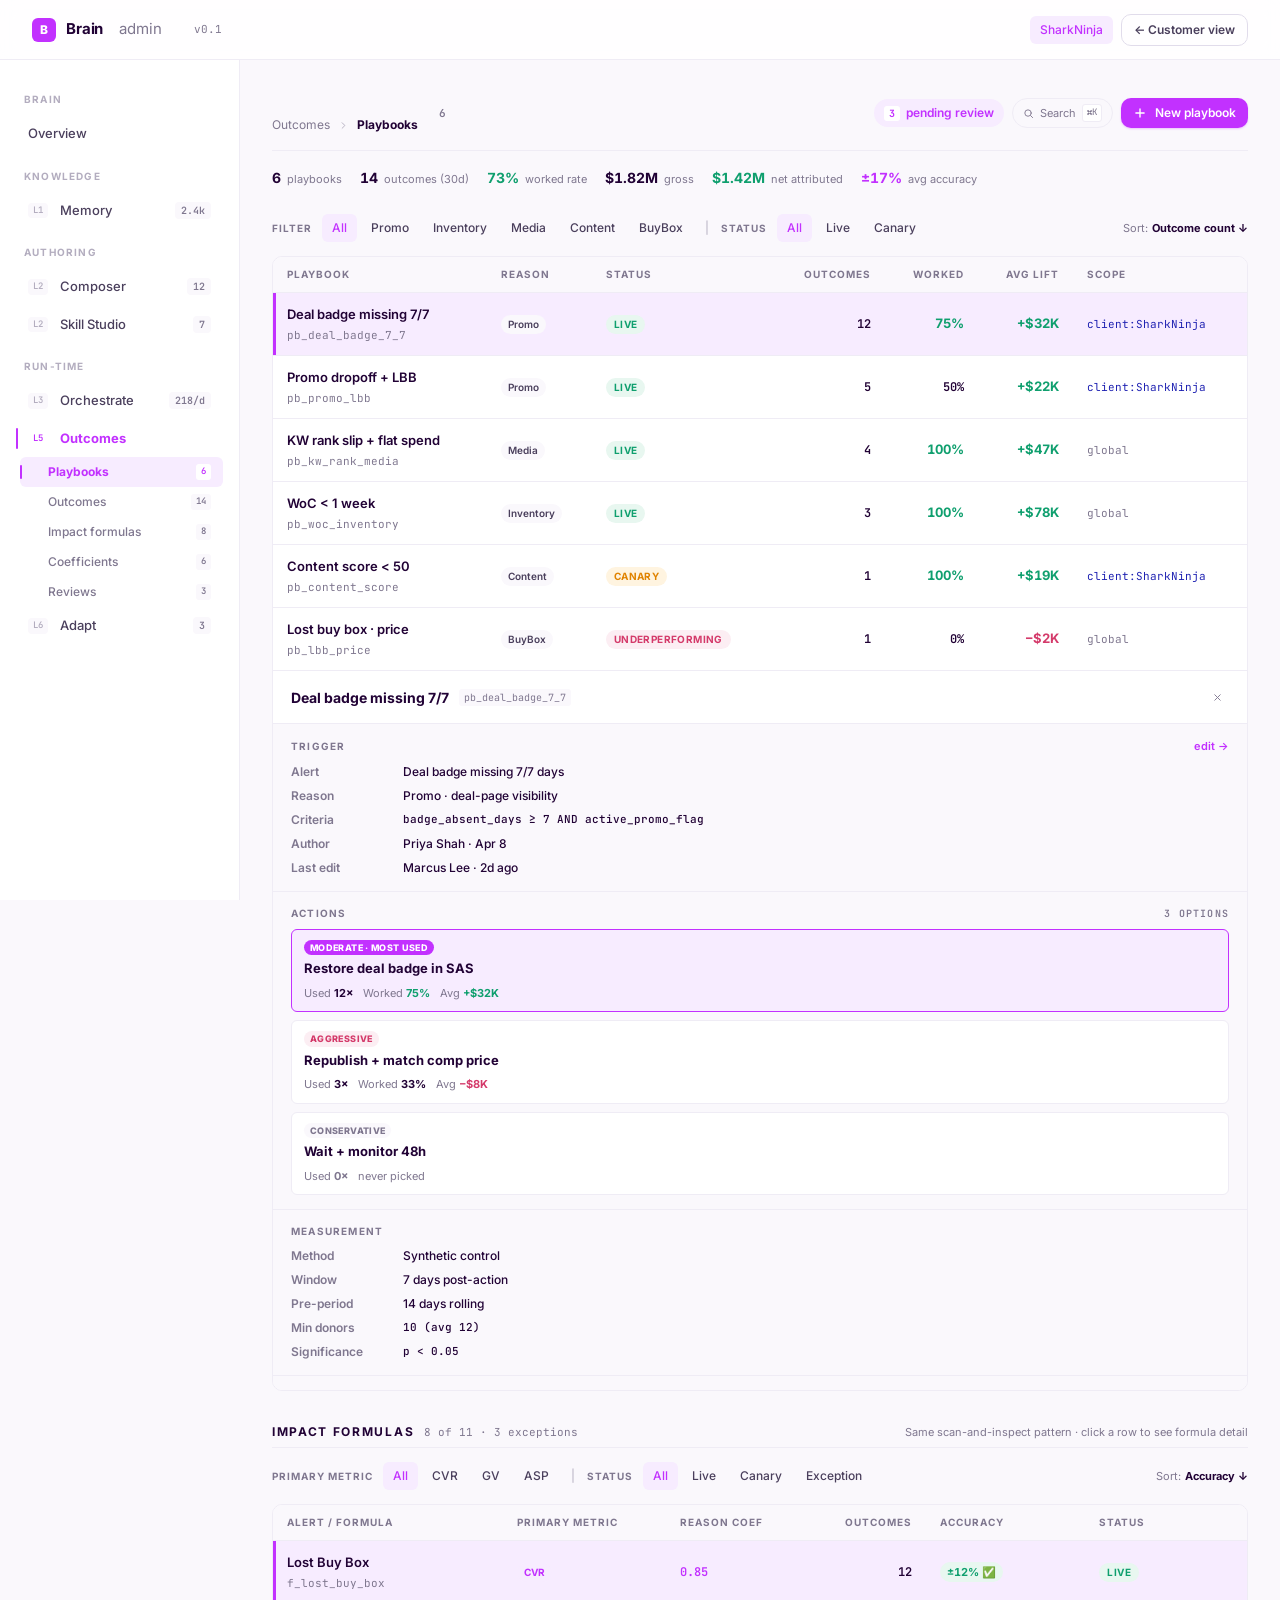
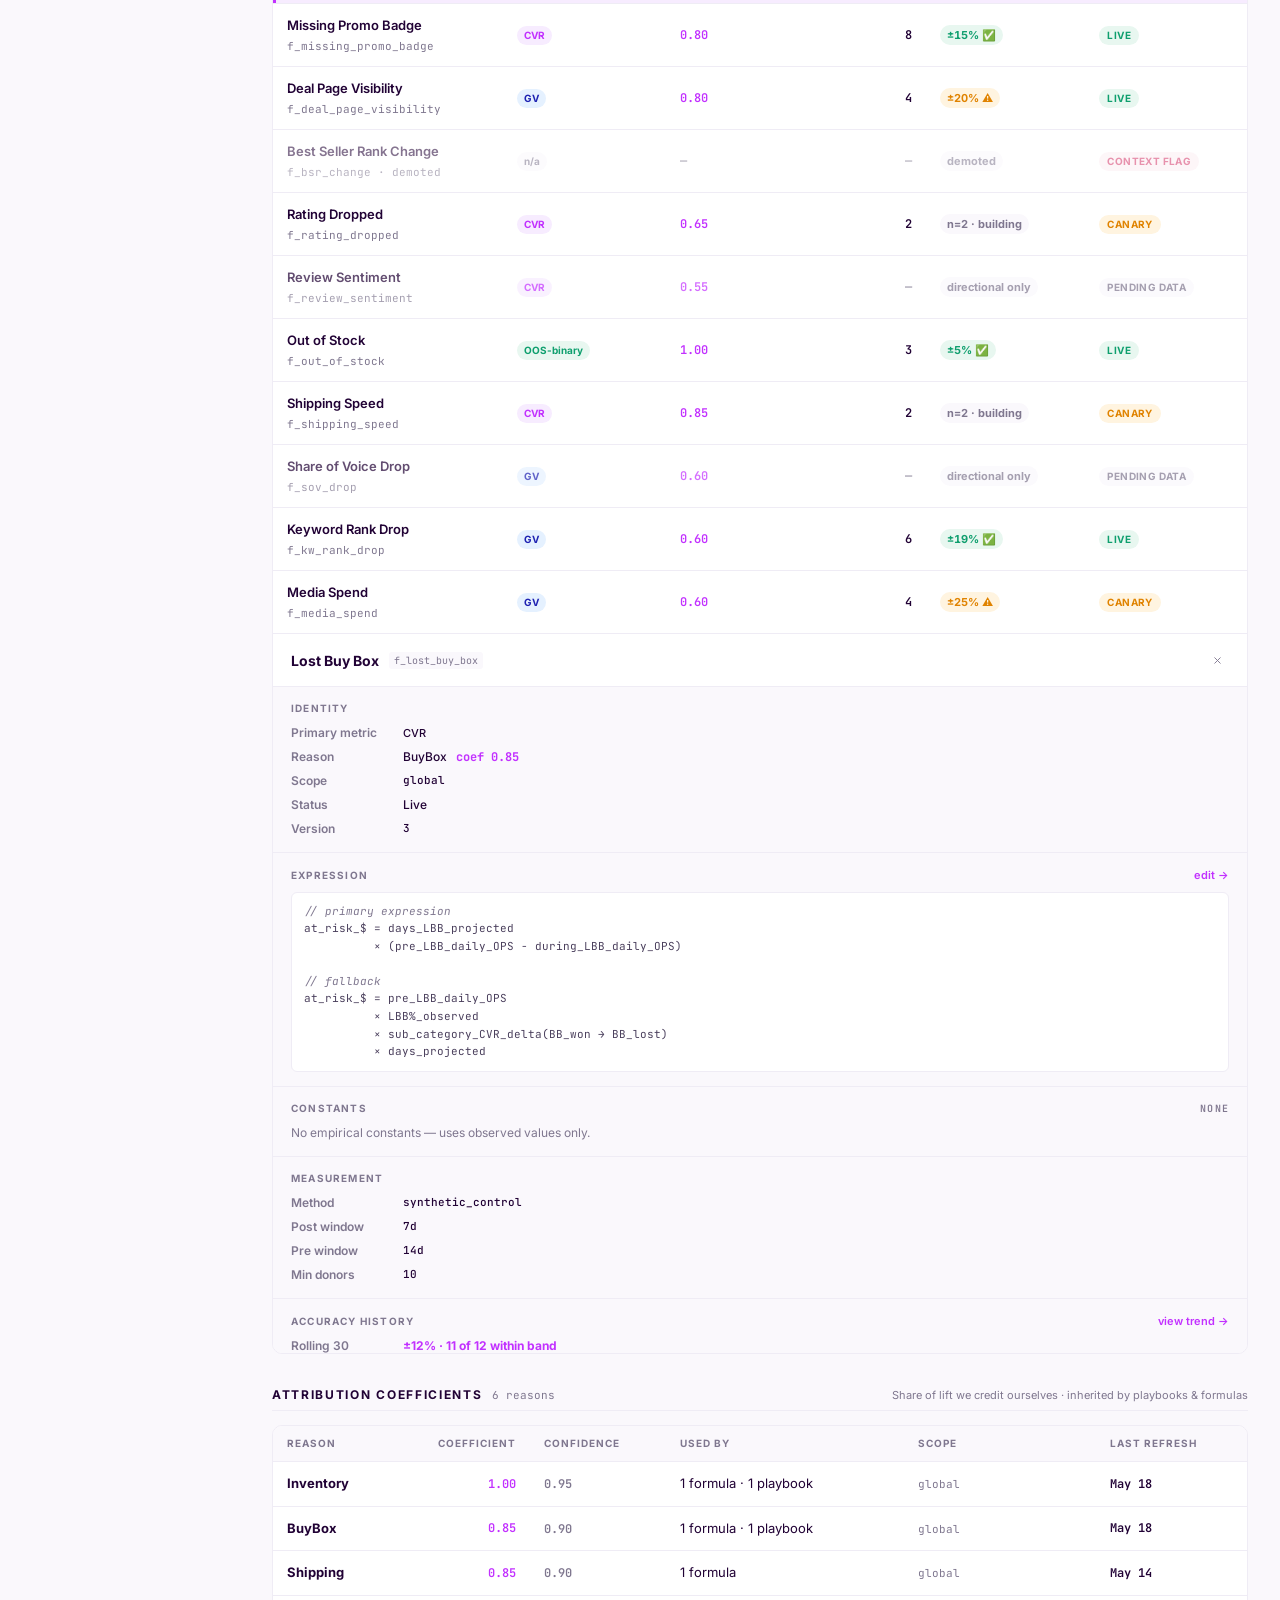
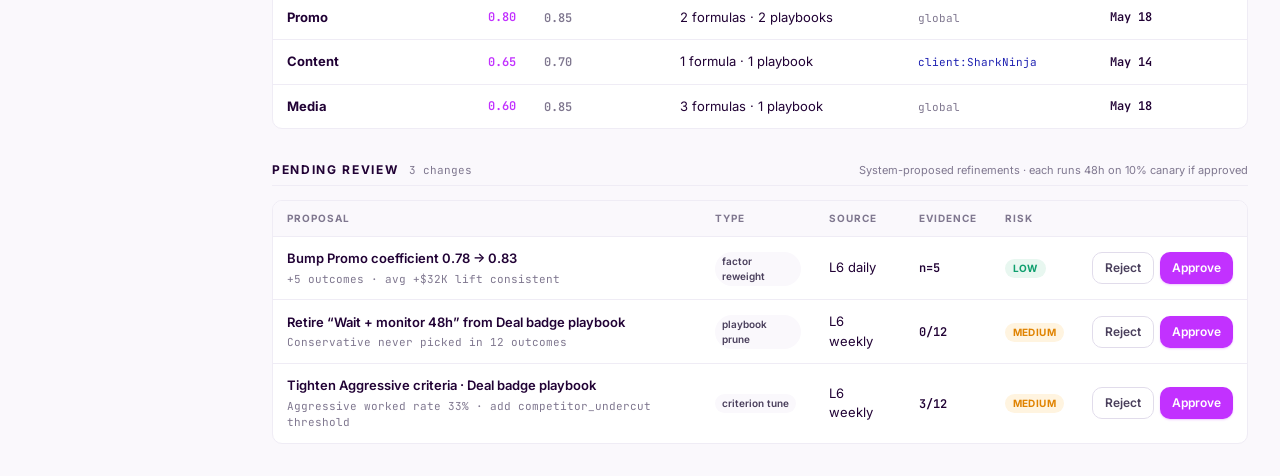
<file: admin/outcomes.html>
<!DOCTYPE html>
<html lang="en">
<head>
<meta charset="UTF-8">
<meta name="viewport" content="width=device-width, initial-scale=1.0">
<title>Outcomes · Brain admin</title>
<link rel="preconnect" href="https://fonts.googleapis.com">
<link rel="preconnect" href="https://fonts.gstatic.com" crossorigin>
<link href="https://fonts.googleapis.com/css2?family=Inter:wght@400;500;600;700;800&family=JetBrains+Mono:wght@500&display=swap" rel="stylesheet">
<link rel="stylesheet" href="../assets/styles.css">
<style>
  /* ============================================================
     Outcomes admin v7 — platform shape
     - Resource-oriented IA (sub-resources nested in sidebar)
     - Master-detail layout (table + right inspector)
     - Drop intro chrome, denser scan-and-drill workflow
     ============================================================ */

  /* Sub-resource items nested under Outcomes in sidebar */
  .sidenav .sub {
    padding: 6px 12px 6px 28px;
    font-size: 12px; color: var(--ink-3); font-weight: 500;
    border-radius: var(--r-sm);
    display: flex; align-items: center; gap: 8px;
    margin-left: 4px;
  }
  .sidenav .sub:hover { background: var(--bg-soft); color: var(--ink-2); }
  .sidenav .sub.active { color: var(--accent); font-weight: 700; background: var(--accent-tint); }
  .sidenav .sub .badge {
    margin-left: auto; font-family: var(--mono); font-size: 9px;
    padding: 1px 5px; border-radius: 3px;
    background: var(--bg-soft); color: var(--ink-3); font-weight: 600;
  }
  .sidenav .sub.active .badge { background: white; color: var(--accent); }
  .sidenav a.parent { font-weight: 700; }
  .sidenav a.parent.active { background: transparent; color: var(--accent); }
  .sidenav a.parent.active::before { background: var(--accent); }

  /* Slim page header */
  .platform-head {
    display: flex; align-items: center; gap: 14px;
    padding-bottom: var(--s-4);
    border-bottom: 1px solid var(--line);
    margin-bottom: var(--s-4);
  }
  .platform-head .breadcrumb {
    font-size: 12px; color: var(--ink-3);
    display: flex; align-items: center; gap: 8px;
  }
  .platform-head .breadcrumb a { color: var(--ink-3); text-decoration: none; }
  .platform-head .breadcrumb a:hover { color: var(--ink); }
  .platform-head .breadcrumb .sep { color: var(--ink-4); }
  .platform-head .breadcrumb .here { color: var(--ink); font-weight: 700; }
  .platform-head .resource-count {
    font-family: var(--mono); font-size: 11px;
    color: var(--ink-3); padding: 2px 7px;
    background: var(--bg-soft); border-radius: 4px; font-weight: 600;
  }
  .platform-head .actions {
    margin-left: auto; display: flex; align-items: center; gap: 8px;
  }
  .platform-head .actions .review-chip {
    display: inline-flex; align-items: center; gap: 6px;
    font-size: 12px; color: var(--accent); font-weight: 600;
    padding: 5px 10px; border-radius: var(--r-pill);
    background: var(--accent-tint); text-decoration: none;
  }
  .platform-head .actions .review-chip:hover { background: var(--accent); color: white; }
  .platform-head .actions .review-chip .num {
    font-family: var(--mono); font-weight: 700;
    background: white; padding: 0 5px; border-radius: 3px;
    font-size: 10px;
  }
  .platform-head .actions .review-chip:hover .num { background: var(--accent-tint); color: var(--accent); }
  .platform-head .actions .btn { font-size: 12px; padding: 6px 12px; }
  .platform-head .actions .search-btn {
    display: inline-flex; align-items: center; gap: 6px;
    padding: 5px 10px; border-radius: var(--r-pill);
    background: var(--bg-soft); color: var(--ink-3);
    font-size: 11px; border: 1px solid var(--line);
  }
  .platform-head .actions .search-btn:hover { background: white; color: var(--ink); }
  .platform-head .actions .search-btn .kbd-mini {
    font-family: var(--mono); font-size: 9px;
    padding: 1px 4px; background: white; color: var(--ink-3);
    border-radius: 3px; border: 1px solid var(--line);
  }

  /* Inline mini stats row (super tight) */
  .stats-inline {
    display: flex; align-items: center; gap: 18px;
    margin-bottom: var(--s-4);
    font-size: 12px; color: var(--ink-3);
  }
  .stats-inline .stat-mi { display: flex; align-items: baseline; gap: 6px; }
  .stats-inline .stat-mi .v {
    font-size: 14px; font-weight: 700; color: var(--ink);
    font-variant-numeric: tabular-nums;
  }
  .stats-inline .stat-mi .v.pos { color: var(--pos); }
  .stats-inline .stat-mi .v.acc { color: var(--accent); }
  .stats-inline .stat-mi .l { font-size: 11px; color: var(--ink-3); }
  .stats-inline .stat-mi .sep { margin-left: 18px; color: var(--ink-4); }

  /* Filter bar */
  .filter-row {
    display: flex; align-items: center; gap: 10px;
    padding: 10px 0; margin-bottom: 4px;
    font-size: 12px;
  }
  .filter-row .lbl { font-size: 10px; text-transform: uppercase; letter-spacing: .1em; color: var(--ink-3); font-weight: 700; }
  .filter-row .sep { color: var(--ink-4); margin: 0 2px; }
  .filter-row .sort-info {
    margin-left: auto; font-size: 11px; color: var(--ink-3);
    display: flex; align-items: center; gap: 4px;
  }
  .filter-row .sort-info strong { color: var(--ink); font-weight: 700; }

  /* Master-detail layout */
  .master-detail {
    display: grid; grid-template-columns: 1fr 440px;
    gap: 0;
    border: 1px solid var(--line);
    border-radius: var(--r-md);
    overflow: hidden;
    background: var(--bg);
  }
  .master-detail.no-inspector { grid-template-columns: 1fr; }
  .master-detail .resource-list { min-width: 0; }
  .master-detail .inspector {
    border-left: 1px solid var(--line);
    background: var(--bg-soft);
    max-height: 720px;
    overflow-y: auto;
    position: sticky; top: 80px;
    animation: slideInRight .25s cubic-bezier(.2, 0, 0, 1);
  }
  @keyframes slideInRight {
    from { opacity: 0; transform: translateX(12px); }
    to { opacity: 1; transform: translateX(0); }
  }

  /* Resource list table */
  .res-table { width: 100%; border-collapse: collapse; font-size: 13px; }
  .res-table thead th {
    text-align: left; padding: 10px 14px;
    font-size: 10px; text-transform: uppercase; letter-spacing: .1em;
    color: var(--ink-3); font-weight: 700;
    background: var(--bg-soft);
    border-bottom: 1px solid var(--line);
    white-space: nowrap;
    position: sticky; top: 0; z-index: 1;
  }
  .res-table tbody td {
    padding: 12px 14px;
    color: var(--ink);
    border-bottom: 1px solid var(--line);
    vertical-align: middle;
  }
  .res-table tbody tr {
    cursor: pointer;
    position: relative;
    transition: background .12s ease;
  }
  .res-table tbody tr:hover { background: var(--bg-soft); }
  .res-table tbody tr.selected {
    background: var(--accent-tint);
  }
  .res-table tbody tr.selected td:first-child {
    box-shadow: inset 3px 0 0 var(--accent);
  }
  .res-table tbody tr:last-child td { border-bottom: 0; }

  .res-table .name-cell .nm { font-weight: 600; font-size: 13px; }
  .res-table .name-cell .mt {
    font-size: 11px; color: var(--ink-3); margin-top: 2px;
    font-family: var(--mono);
  }
  .res-table .reason-tag {
    display: inline-flex; font-size: 10px;
    padding: 2px 7px; border-radius: var(--r-pill);
    background: var(--bg-soft); color: var(--ink-2);
    font-weight: 600;
  }
  .res-table .status-pill {
    display: inline-flex; font-size: 10px;
    padding: 2px 8px; border-radius: var(--r-pill);
    font-weight: 700; text-transform: uppercase; letter-spacing: .04em;
  }
  .res-table .status-pill.live { background: var(--pos-tint); color: var(--pos); }
  .res-table .status-pill.canary { background: var(--warn-tint); color: var(--warn); }
  .res-table .status-pill.draft { background: var(--bg-soft); color: var(--ink-3); }
  .res-table .status-pill.demoted { background: var(--neg-tint); color: var(--neg); }
  .res-table .v-pos { color: var(--pos); font-weight: 700; font-variant-numeric: tabular-nums; }
  .res-table .v-neg { color: var(--neg); font-weight: 700; font-variant-numeric: tabular-nums; }
  .res-table .v-num {
    font-variant-numeric: tabular-nums; font-weight: 600;
    font-family: var(--mono); font-size: 12px;
  }
  .res-table .accuracy-pill {
    display: inline-flex; align-items: center; gap: 4px;
    font-size: 11px; padding: 2px 7px; border-radius: var(--r-pill);
    font-weight: 700; font-variant-numeric: tabular-nums;
  }
  .res-table .accuracy-pill.ok { background: var(--pos-tint); color: var(--pos); }
  .res-table .accuracy-pill.warn { background: var(--warn-tint); color: var(--warn); }
  .res-table .accuracy-pill.muted { background: var(--bg-soft); color: var(--ink-3); }
  .res-table .metric-pill {
    display: inline-flex; font-size: 10px;
    padding: 2px 7px; border-radius: var(--r-pill);
    font-weight: 700;
    background: var(--accent-tint); color: var(--accent);
  }
  .res-table .metric-pill.gv { background: var(--sky-tint); color: var(--cobalt); }
  .res-table .metric-pill.cvr { background: var(--accent-tint); color: var(--accent); }
  .res-table .metric-pill.asp { background: rgba(185, 152, 255, .25); color: #6D28D9; }
  .res-table .metric-pill.oos { background: var(--pos-tint); color: var(--pos); }
  .res-table .metric-pill.na { background: var(--bg-soft); color: var(--ink-3); }
  .res-table .scope {
    font-family: var(--mono); font-size: 11px;
    color: var(--ink-3);
  }
  .res-table .scope.client { color: var(--cobalt); }

  /* Inspector */
  .inspector-head {
    padding: 14px 18px;
    border-bottom: 1px solid var(--line);
    background: var(--bg);
    display: flex; align-items: center; gap: 10px;
  }
  .inspector-head .title {
    font-size: 14px; font-weight: 700; color: var(--ink);
  }
  .inspector-head .id {
    font-family: var(--mono); font-size: 10px;
    color: var(--ink-3); padding: 1px 5px;
    background: var(--bg-soft); border-radius: 3px;
  }
  .inspector-head .x {
    margin-left: auto;
    width: 24px; height: 24px; border-radius: 6px;
    display: grid; place-items: center;
    color: var(--ink-3); background: transparent;
    cursor: pointer; border: 0;
  }
  .inspector-head .x:hover { background: var(--bg-soft); color: var(--ink); }

  .inspector-section {
    padding: 14px 18px;
    border-bottom: 1px solid var(--line);
  }
  .inspector-section:last-child { border-bottom: 0; }
  .inspector-section .h {
    font-size: 10px; text-transform: uppercase; letter-spacing: .12em;
    color: var(--ink-3); font-weight: 700;
    margin-bottom: 8px;
    display: flex; align-items: baseline; justify-content: space-between;
  }
  .inspector-section .h .edit {
    font-size: 11px; color: var(--accent); font-weight: 600;
    text-decoration: none; letter-spacing: 0; text-transform: none;
  }
  .inspector-section .h .edit:hover { text-decoration: underline; }

  .ins-kv { display: grid; grid-template-columns: 100px 1fr; gap: 6px 12px; font-size: 12px; }
  .ins-kv .k { color: var(--ink-3); font-weight: 600; }
  .ins-kv .v { color: var(--ink); font-weight: 500; }
  .ins-kv .v.mono { font-family: var(--mono); font-size: 11px; }
  .ins-kv .v.acc { color: var(--accent); font-weight: 700; }

  /* Action options stacked in inspector */
  .ins-actions { display: flex; flex-direction: column; gap: 8px; }
  .ins-action {
    background: var(--bg);
    border: 1px solid var(--line);
    border-radius: var(--r-sm);
    padding: 10px 12px;
  }
  .ins-action.most { border-color: var(--accent); background: var(--accent-tint); }
  .ins-action .ah {
    display: flex; align-items: center; gap: 8px;
    margin-bottom: 4px;
  }
  .ins-action .crit-mini {
    font-size: 9px; padding: 1px 6px; border-radius: var(--r-pill);
    font-weight: 800; text-transform: uppercase; letter-spacing: .04em;
  }
  .ins-action .crit-mini.aggressive { background: var(--neg-tint); color: var(--neg); }
  .ins-action .crit-mini.moderate { background: var(--accent-tint); color: var(--accent); }
  .ins-action .crit-mini.most { background: var(--accent); color: white; }
  .ins-action .crit-mini.conservative { background: var(--bg-soft); color: var(--ink-3); }
  .ins-action .nm { font-size: 13px; font-weight: 700; color: var(--ink); }
  .ins-action .perf {
    margin-top: 6px;
    display: flex; gap: 10px;
    font-size: 11px; color: var(--ink-3);
  }
  .ins-action .perf b { color: var(--ink); font-weight: 700; }
  .ins-action .perf .pos { color: var(--pos); }
  .ins-action .perf .neg { color: var(--neg); }

  /* Attribution mini-block in inspector */
  .ins-attrib {
    display: grid; grid-template-columns: auto 1fr;
    gap: 14px; align-items: center;
    padding: 12px;
    background: var(--accent-tint);
    border-radius: var(--r-sm);
  }
  .ins-attrib .coef-block { text-align: center; }
  .ins-attrib .coef-block .lbl {
    font-size: 9px; text-transform: uppercase; letter-spacing: .1em;
    color: var(--accent); font-weight: 700;
  }
  .ins-attrib .coef-block .coef {
    font-size: 24px; font-weight: 800; color: var(--accent);
    font-variant-numeric: tabular-nums; line-height: 1;
  }
  .ins-attrib .explain {
    font-size: 12px; color: var(--ink-2); line-height: 1.45;
  }
  .ins-attrib .explain code {
    font-family: var(--mono); font-size: 11px;
    background: white; padding: 1px 5px; border-radius: 3px;
  }

  /* Outcome mini-list */
  .ins-outcomes { display: flex; flex-direction: column; gap: 4px; }
  .ins-outcome {
    display: grid; grid-template-columns: 1fr auto auto;
    gap: 8px; align-items: center;
    padding: 6px 0;
    font-size: 11px;
    border-bottom: 1px dashed var(--line);
  }
  .ins-outcome:last-child { border-bottom: 0; }
  .ins-outcome .o-name { color: var(--ink); font-weight: 600; }
  .ins-outcome .o-mt { color: var(--ink-3); font-family: var(--mono); font-size: 10px; }
  .ins-outcome .o-v { font-weight: 700; font-variant-numeric: tabular-nums; }
  .ins-outcome .o-v.pos { color: var(--pos); }
  .ins-outcome .o-v.neg { color: var(--neg); }
  .ins-outcome .o-status {
    font-size: 9px; padding: 1px 6px; border-radius: var(--r-pill);
    font-weight: 700; text-transform: uppercase; letter-spacing: .04em;
  }
  .ins-outcome .o-status.live { background: var(--accent-tint); color: var(--accent); }
  .ins-outcome .o-status.worked { background: var(--pos-tint); color: var(--pos); }
  .ins-outcome .o-status.failed { background: var(--neg-tint); color: var(--neg); }

  /* Formula expression display */
  .formula-code {
    font-family: var(--mono); font-size: 11px;
    background: var(--bg);
    border: 1px solid var(--line);
    border-radius: var(--r-sm);
    padding: 10px 12px;
    color: var(--ink-2); line-height: 1.6;
    white-space: pre-wrap;
  }
  .formula-code .var { color: var(--accent); font-weight: 700; }
  .formula-code .op { color: var(--ink-3); }
  .formula-code .cmt { color: var(--ink-3); font-style: italic; }

  /* Resource heading between sections */
  .resource-heading {
    display: flex; align-items: baseline; gap: 10px;
    margin: 32px 0 14px;
    padding-bottom: 6px;
    border-bottom: 1px solid var(--line);
  }
  .resource-heading h3 {
    font-size: 12px; text-transform: uppercase; letter-spacing: .14em;
    color: var(--ink); font-weight: 700;
  }
  .resource-heading .count { font-family: var(--mono); font-size: 11px; color: var(--ink-3); }
  .resource-heading .tease {
    margin-left: auto;
    font-size: 11px; color: var(--ink-3);
  }

  @media (max-width: 1280px) {
    .master-detail { grid-template-columns: 1fr; }
    .master-detail .inspector { border-left: 0; border-top: 1px solid var(--line); }
  }
</style>
</head>
<body class="surface-admin">

<header class="topbar">
  <div class="topbar-inner" style="max-width:none">
    <a href="../index.html" class="brand"><div class="brand-mark electric">B</div> Brain <span style="font-weight:400; color:var(--ink-3); margin-left:6px;">admin</span></a>
    <span style="font-size:11px; color:var(--ink-3); font-family:var(--mono); margin-left:8px;">v0.1</span>
    <div style="margin-left:auto; display:flex; align-items:center; gap:8px;">
      <span class="chip" style="background:var(--accent-tint); color:var(--accent);">SharkNinja</span>
      <a href="../index.html" class="btn ghost sm">← Customer view</a>
    </div>
  </div>
</header>

<div class="admin-layout">
  <aside class="sidenav" aria-label="Brain admin navigation">
    <div class="section-label">Brain</div>
    <a href="./index.html">Overview</a>
    <div class="section-label">Knowledge</div>
    <a href="./memory.html"><span class="layer-num">L1</span> Memory <span class="badge">2.4k</span></a>
    <div class="section-label">Authoring</div>
    <a href="./composer.html"><span class="layer-num">L2</span> Composer <span class="badge">12</span></a>
    <a href="./studio.html"><span class="layer-num">L2</span> Skill Studio <span class="badge">7</span></a>
    <div class="section-label">Run-time</div>
    <a href="./orchestrate.html"><span class="layer-num">L3</span> Orchestrate <span class="badge">218/d</span></a>
    <a href="./outcomes.html" class="active parent"><span class="layer-num">L5</span> Outcomes</a>
    <a href="#playbooks" class="sub active">Playbooks <span class="badge">6</span></a>
    <a href="#outcomes-list" class="sub">Outcomes <span class="badge">14</span></a>
    <a href="#formulas" class="sub">Impact formulas <span class="badge">8</span></a>
    <a href="#coefficients" class="sub">Coefficients <span class="badge">6</span></a>
    <a href="#reviews" class="sub">Reviews <span class="badge">3</span></a>
    <a href="./adapt.html"><span class="layer-num">L6</span> Adapt <span class="badge">3</span></a>
  </aside>

  <main class="admin-main">

    <!-- ============ SLIM HEADER ============ -->
    <div class="platform-head">
      <nav class="breadcrumb" aria-label="Breadcrumb">
        <a href="./outcomes.html">Outcomes</a>
        <svg class="icon-sm sep" viewBox="0 0 24 24" fill="none" stroke="currentColor" stroke-width="2" stroke-linecap="round" stroke-linejoin="round"><path d="m9 6 6 6-6 6"/></svg>
        <span class="here">Playbooks</span>
      </nav>
      <span class="resource-count">6</span>
      <div class="actions">
        <a href="#reviews" class="review-chip">
          <span class="num">3</span>
          pending review
        </a>
        <button type="button" class="search-btn">
          <svg class="icon-sm" viewBox="0 0 24 24" fill="none" stroke="currentColor" stroke-width="2" stroke-linecap="round" stroke-linejoin="round"><circle cx="11" cy="11" r="7"/><path d="m21 21-4.3-4.3"/></svg>
          Search
          <span class="kbd-mini">⌘K</span>
        </button>
        <button type="button" class="btn accent" data-modal-open="new-pb">
          <svg class="icon" viewBox="0 0 24 24" fill="none" stroke="currentColor" stroke-width="2.4" stroke-linecap="round" stroke-linejoin="round"><path d="M5 12h14"/><path d="M12 5v14"/></svg>
          New playbook
        </button>
      </div>
    </div>

    <!-- ============ STATS INLINE ============ -->
    <div class="stats-inline">
      <div class="stat-mi"><span class="v">6</span> <span class="l">playbooks</span></div>
      <div class="stat-mi"><span class="v">14</span> <span class="l">outcomes (30d)</span></div>
      <div class="stat-mi"><span class="v pos">73%</span> <span class="l">worked rate</span></div>
      <div class="stat-mi"><span class="v">$1.82M</span> <span class="l">gross</span></div>
      <div class="stat-mi"><span class="v pos">$1.42M</span> <span class="l">net attributed</span></div>
      <div class="stat-mi"><span class="v acc">±17%</span> <span class="l">avg accuracy</span></div>
    </div>

    <!-- ============ PLAYBOOKS RESOURCE ============ -->
    <section id="playbooks">
      <div class="filter-row">
        <span class="lbl">Filter</span>
        <div data-chip-group style="display:flex; gap:4px;">
          <button type="button" class="chip active">All</button>
          <button type="button" class="chip">Promo</button>
          <button type="button" class="chip">Inventory</button>
          <button type="button" class="chip">Media</button>
          <button type="button" class="chip">Content</button>
          <button type="button" class="chip">BuyBox</button>
        </div>
        <span class="sep">|</span>
        <span class="lbl">Status</span>
        <div data-chip-group style="display:flex; gap:4px;">
          <button type="button" class="chip active">All</button>
          <button type="button" class="chip">Live</button>
          <button type="button" class="chip">Canary</button>
        </div>
        <div class="sort-info">Sort: <strong>Outcome count ↓</strong></div>
      </div>

      <div class="master-detail">
        <!-- LEFT: Resource table -->
        <div class="resource-list">
          <table class="res-table">
            <thead>
              <tr>
                <th>Playbook</th>
                <th>Reason</th>
                <th>Status</th>
                <th style="text-align:right">Outcomes</th>
                <th style="text-align:right">Worked</th>
                <th style="text-align:right">Avg lift</th>
                <th>Scope</th>
              </tr>
            </thead>
            <tbody>
              <tr class="selected">
                <td class="name-cell"><div class="nm">Deal badge missing 7/7</div><div class="mt">pb_deal_badge_7_7</div></td>
                <td><span class="reason-tag">Promo</span></td>
                <td><span class="status-pill live">Live</span></td>
                <td style="text-align:right" class="v-num">12</td>
                <td style="text-align:right" class="v-pos">75%</td>
                <td style="text-align:right" class="v-pos">+$32K</td>
                <td><span class="scope client">client:SharkNinja</span></td>
              </tr>
              <tr>
                <td class="name-cell"><div class="nm">Promo dropoff + LBB</div><div class="mt">pb_promo_lbb</div></td>
                <td><span class="reason-tag">Promo</span></td>
                <td><span class="status-pill live">Live</span></td>
                <td style="text-align:right" class="v-num">5</td>
                <td style="text-align:right" class="v-num">50%</td>
                <td style="text-align:right" class="v-pos">+$22K</td>
                <td><span class="scope client">client:SharkNinja</span></td>
              </tr>
              <tr>
                <td class="name-cell"><div class="nm">KW rank slip + flat spend</div><div class="mt">pb_kw_rank_media</div></td>
                <td><span class="reason-tag">Media</span></td>
                <td><span class="status-pill live">Live</span></td>
                <td style="text-align:right" class="v-num">4</td>
                <td style="text-align:right" class="v-pos">100%</td>
                <td style="text-align:right" class="v-pos">+$47K</td>
                <td><span class="scope">global</span></td>
              </tr>
              <tr>
                <td class="name-cell"><div class="nm">WoC &lt; 1 week</div><div class="mt">pb_woc_inventory</div></td>
                <td><span class="reason-tag">Inventory</span></td>
                <td><span class="status-pill live">Live</span></td>
                <td style="text-align:right" class="v-num">3</td>
                <td style="text-align:right" class="v-pos">100%</td>
                <td style="text-align:right" class="v-pos">+$78K</td>
                <td><span class="scope">global</span></td>
              </tr>
              <tr>
                <td class="name-cell"><div class="nm">Content score &lt; 50</div><div class="mt">pb_content_score</div></td>
                <td><span class="reason-tag">Content</span></td>
                <td><span class="status-pill canary">Canary</span></td>
                <td style="text-align:right" class="v-num">1</td>
                <td style="text-align:right" class="v-pos">100%</td>
                <td style="text-align:right" class="v-pos">+$19K</td>
                <td><span class="scope client">client:SharkNinja</span></td>
              </tr>
              <tr>
                <td class="name-cell"><div class="nm">Lost buy box · price</div><div class="mt">pb_lbb_price</div></td>
                <td><span class="reason-tag">BuyBox</span></td>
                <td><span class="status-pill demoted">Underperforming</span></td>
                <td style="text-align:right" class="v-num">1</td>
                <td style="text-align:right" class="v-num">0%</td>
                <td style="text-align:right" class="v-neg">−$2K</td>
                <td><span class="scope">global</span></td>
              </tr>
            </tbody>
          </table>
        </div>

        <!-- RIGHT: Inspector -->
        <aside class="inspector" aria-label="Selected playbook detail">
          <header class="inspector-head">
            <span class="title">Deal badge missing 7/7</span>
            <span class="id">pb_deal_badge_7_7</span>
            <button type="button" class="x" aria-label="Close inspector">
              <svg class="icon-sm" viewBox="0 0 24 24" fill="none" stroke="currentColor" stroke-width="2" stroke-linecap="round" stroke-linejoin="round"><path d="M18 6 6 18"/><path d="m6 6 12 12"/></svg>
            </button>
          </header>

          <div class="inspector-section">
            <div class="h">Trigger <a href="#" class="edit">edit →</a></div>
            <div class="ins-kv">
              <div class="k">Alert</div><div class="v">Deal badge missing 7/7 days</div>
              <div class="k">Reason</div><div class="v">Promo · deal-page visibility</div>
              <div class="k">Criteria</div><div class="v mono">badge_absent_days ≥ 7 AND active_promo_flag</div>
              <div class="k">Author</div><div class="v">Priya Shah · Apr 8</div>
              <div class="k">Last edit</div><div class="v">Marcus Lee · 2d ago</div>
            </div>
          </div>

          <div class="inspector-section">
            <div class="h">Actions <span style="font-family:var(--mono); font-weight:600; color:var(--ink-3); font-size:10px;">3 options</span></div>
            <div class="ins-actions">
              <div class="ins-action most">
                <div class="ah">
                  <span class="crit-mini most">Moderate · most used</span>
                </div>
                <div class="nm">Restore deal badge in SAS</div>
                <div class="perf">
                  <span>Used <b>12×</b></span>
                  <span>Worked <b class="pos">75%</b></span>
                  <span>Avg <b class="pos">+$32K</b></span>
                </div>
              </div>
              <div class="ins-action">
                <div class="ah">
                  <span class="crit-mini aggressive">Aggressive</span>
                </div>
                <div class="nm">Republish + match comp price</div>
                <div class="perf">
                  <span>Used <b>3×</b></span>
                  <span>Worked <b>33%</b></span>
                  <span>Avg <b class="neg">−$8K</b></span>
                </div>
              </div>
              <div class="ins-action">
                <div class="ah">
                  <span class="crit-mini conservative">Conservative</span>
                </div>
                <div class="nm">Wait + monitor 48h</div>
                <div class="perf">
                  <span style="color:var(--ink-3)">Used <b style="color:var(--ink-3)">0×</b></span>
                  <span style="color:var(--ink-3)">never picked</span>
                </div>
              </div>
            </div>
          </div>

          <div class="inspector-section">
            <div class="h">Measurement</div>
            <div class="ins-kv">
              <div class="k">Method</div><div class="v">Synthetic control</div>
              <div class="k">Window</div><div class="v">7 days post-action</div>
              <div class="k">Pre-period</div><div class="v">14 days rolling</div>
              <div class="k">Min donors</div><div class="v mono">10 (avg 12)</div>
              <div class="k">Significance</div><div class="v mono">p &lt; 0.05</div>
            </div>
          </div>

          <div class="inspector-section">
            <div class="h">Attribution <a href="#coefficients" class="edit">view coefficient →</a></div>
            <div class="ins-attrib">
              <div class="coef-block">
                <div class="lbl">Promo</div>
                <div class="coef">0.80</div>
              </div>
              <div class="explain">
                We credit <strong>80%</strong> of any lift to alerts in this playbook.<br>
                <span style="color:var(--ink-3); font-size:11px;">Inherited from global Promo coefficient · confidence 0.85</span>
              </div>
            </div>
          </div>

          <div class="inspector-section">
            <div class="h">Impact formula <a href="#formulas" class="edit">view formula →</a></div>
            <div class="ins-kv">
              <div class="k">Primary metric</div><div class="v"><span class="metric-pill cvr" style="font-size:10px;">CVR</span></div>
              <div class="k">Formula</div><div class="v mono" style="font-size:10px;">badge_uplift × failure_share × days_remaining</div>
              <div class="k">Accuracy</div><div class="v acc">±15% over 8/10 outcomes</div>
            </div>
          </div>

          <div class="inspector-section">
            <div class="h">Live outcomes <span style="font-family:var(--mono); font-weight:600; color:var(--ink-3); font-size:10px;">12 · last 90d</span></div>
            <div class="ins-outcomes">
              <div class="ins-outcome">
                <div><div class="o-name">B0DSJW8SFG · Moderate</div><div class="o-mt">May 17 · day 4/7</div></div>
                <div class="o-v pos">+$46.4K</div>
                <div class="o-status live">Live</div>
              </div>
              <div class="ins-outcome">
                <div><div class="o-name">B07YT83K4Z · Moderate</div><div class="o-mt">May 8 · closed</div></div>
                <div class="o-v pos">+$95.2K</div>
                <div class="o-status worked">Worked</div>
              </div>
              <div class="ins-outcome">
                <div><div class="o-name">B0KKWWRX5 · Aggressive</div><div class="o-mt">May 5 · closed</div></div>
                <div class="o-v neg">−$11.2K</div>
                <div class="o-status failed">Failed</div>
              </div>
              <div class="ins-outcome">
                <div><div class="o-name">B0L21M3X8 · Moderate</div><div class="o-mt">May 4 · closed</div></div>
                <div class="o-v pos">+$24.1K</div>
                <div class="o-status worked">Worked</div>
              </div>
              <div class="ins-outcome">
                <div><div class="o-name">B0M4Q2R8X · Moderate</div><div class="o-mt">Apr 29 · closed</div></div>
                <div class="o-v pos">+$32.8K</div>
                <div class="o-status worked">Worked</div>
              </div>
            </div>
            <a href="#" style="display:inline-block; margin-top:8px; font-size:11px; color:var(--accent); font-weight:600; text-decoration:none;">View all 12 →</a>
          </div>
        </aside>
      </div>
    </section>

    <!-- ============ IMPACT FORMULAS RESOURCE (new) ============ -->
    <section id="formulas">
      <div class="resource-heading">
        <h3>Impact formulas</h3>
        <span class="count">8 of 11 · 3 exceptions</span>
        <div class="tease">Same scan-and-inspect pattern · click a row to see formula detail</div>
      </div>

      <div class="filter-row" style="padding-top:0;">
        <span class="lbl">Primary metric</span>
        <div data-chip-group style="display:flex; gap:4px;">
          <button type="button" class="chip active">All</button>
          <button type="button" class="chip">CVR</button>
          <button type="button" class="chip">GV</button>
          <button type="button" class="chip">ASP</button>
        </div>
        <span class="sep">|</span>
        <span class="lbl">Status</span>
        <div data-chip-group style="display:flex; gap:4px;">
          <button type="button" class="chip active">All</button>
          <button type="button" class="chip">Live</button>
          <button type="button" class="chip">Canary</button>
          <button type="button" class="chip">Exception</button>
        </div>
        <div class="sort-info">Sort: <strong>Accuracy ↓</strong></div>
      </div>

      <div class="master-detail">
        <div class="resource-list">
          <table class="res-table">
            <thead>
              <tr>
                <th>Alert / formula</th>
                <th>Primary metric</th>
                <th>Reason coef</th>
                <th style="text-align:right">Outcomes</th>
                <th>Accuracy</th>
                <th>Status</th>
              </tr>
            </thead>
            <tbody data-render="formulas-table"></tbody>
          </table>
        </div>

        <aside class="inspector" aria-label="Selected formula detail" data-render="formula-inspector">
          <div data-render="formula-inspector-body"></div>
        </aside>

        <!-- legacy static inspector below — superseded by data-render hook above; role="none" prevents duplicate landmark -->
        <aside class="inspector" hidden role="none">
          <header class="inspector-head">
            <span class="title">Lost Buy Box</span>
            <span class="id">f_lost_buy_box</span>
            <button type="button" class="x" aria-label="Close inspector">
              <svg class="icon-sm" viewBox="0 0 24 24" fill="none" stroke="currentColor" stroke-width="2" stroke-linecap="round" stroke-linejoin="round"><path d="M18 6 6 18"/><path d="m6 6 12 12"/></svg>
            </button>
          </header>

          <div class="inspector-section">
            <div class="h">Identity</div>
            <div class="ins-kv">
              <div class="k">Primary metric</div><div class="v"><span class="metric-pill cvr" style="font-size:11px;">CVR</span></div>
              <div class="k">Reason</div><div class="v">BuyBox <span class="v acc" style="font-family:var(--mono); margin-left:6px;">coef 0.85</span></div>
              <div class="k">Scope</div><div class="v mono">global</div>
              <div class="k">Status</div><div class="v"><span class="status-pill live">Live</span></div>
              <div class="k">Version</div><div class="v mono">v3 · published May 12</div>
            </div>
          </div>

          <div class="inspector-section">
            <div class="h">Expression <a href="#" class="edit">edit →</a></div>
            <div class="formula-code"><span class="cmt">// primary expression</span>
<span class="var">at_risk_$</span> <span class="op">=</span> <span class="var">days_LBB_projected</span>
         <span class="op">×</span> (<span class="var">pre_LBB_daily_OPS</span>
            <span class="op">−</span> <span class="var">during_LBB_daily_OPS</span>)

<span class="cmt">// fallback if no prior LBB event</span>
<span class="var">at_risk_$</span> <span class="op">=</span> <span class="var">pre_LBB_daily_OPS</span>
         <span class="op">×</span> <span class="var">LBB%_observed</span>
         <span class="op">×</span> <span class="var">sub_category_CVR_delta</span>
         <span class="op">×</span> <span class="var">days_projected</span></div>
          </div>

          <div class="inspector-section">
            <div class="h">Constants <span style="font-family:var(--mono); font-weight:600; color:var(--ink-3); font-size:10px;">none required</span></div>
            <div style="font-size:12px; color:var(--ink-3); line-height:1.5;">This formula uses observed values only — no empirical constants needed. Predictive accuracy is naturally high (±12%) because the math is direct subtraction.</div>
          </div>

          <div class="inspector-section">
            <div class="h">Accuracy history <a href="#" class="edit">view trend →</a></div>
            <div class="ins-kv">
              <div class="k">Rolling 30</div><div class="v acc">±12% · 8 of 10 within band</div>
              <div class="k">Mean APE</div><div class="v mono">11.4%</div>
              <div class="k">Bias</div><div class="v mono">+3.2% (slight over-predict)</div>
              <div class="k">Last refresh</div><div class="v mono">May 18</div>
            </div>
          </div>

          <div class="inspector-section">
            <div class="h">Validation outcomes <span style="font-family:var(--mono); font-weight:600; color:var(--ink-3); font-size:10px;">last 5</span></div>
            <div class="ins-outcomes">
              <div class="ins-outcome">
                <div><div class="o-name">B0DSJW8SFG</div><div class="o-mt">pred $54K → act $46K (15% under)</div></div>
                <div class="o-v pos">+$46K</div>
                <div class="o-status worked">✅</div>
              </div>
              <div class="ins-outcome">
                <div><div class="o-name">B07YT83K4Z</div><div class="o-mt">pred $90K → act $95K (6% over)</div></div>
                <div class="o-v pos">+$95K</div>
                <div class="o-status worked">✅</div>
              </div>
              <div class="ins-outcome">
                <div><div class="o-name">B0M4Q2R8X</div><div class="o-mt">pred $35K → act $33K (6% under)</div></div>
                <div class="o-v pos">+$33K</div>
                <div class="o-status worked">✅</div>
              </div>
              <div class="ins-outcome">
                <div><div class="o-name">B0KKWWRX5</div><div class="o-mt">pred $20K → act −$11K (miss)</div></div>
                <div class="o-v neg">−$11K</div>
                <div class="o-status failed">❌</div>
              </div>
              <div class="ins-outcome">
                <div><div class="o-name">B0L21M3X8</div><div class="o-mt">pred $26K → act $24K (8% under)</div></div>
                <div class="o-v pos">+$24K</div>
                <div class="o-status worked">✅</div>
              </div>
            </div>
          </div>

          <div class="inspector-section">
            <div class="h">Used in playbooks <span style="font-family:var(--mono); font-weight:600; color:var(--ink-3); font-size:10px;">3</span></div>
            <div class="ins-outcomes">
              <div class="ins-outcome">
                <div><div class="o-name">Lost buy box · price</div><div class="o-mt">pb_lbb_price</div></div>
                <div></div>
                <div><a href="#playbooks" style="color:var(--accent); font-size:10px; font-weight:600; text-decoration:none;">view →</a></div>
              </div>
              <div class="ins-outcome">
                <div><div class="o-name">Promo dropoff + LBB</div><div class="o-mt">pb_promo_lbb</div></div>
                <div></div>
                <div><a href="#playbooks" style="color:var(--accent); font-size:10px; font-weight:600; text-decoration:none;">view →</a></div>
              </div>
              <div class="ins-outcome">
                <div><div class="o-name">Multi-issue · LBB component</div><div class="o-mt">pb_multi_lbb</div></div>
                <div></div>
                <div><a href="#playbooks" style="color:var(--accent); font-size:10px; font-weight:600; text-decoration:none;">view →</a></div>
              </div>
            </div>
          </div>
        </aside>
      </div>
    </section>

    <!-- ============ COEFFICIENTS RESOURCE ============ -->
    <section id="coefficients">
      <div class="resource-heading">
        <h3>Attribution coefficients</h3>
        <span class="count">6 reasons</span>
        <div class="tease">Share of lift we credit ourselves · inherited by playbooks &amp; formulas</div>
      </div>

      <div class="master-detail no-inspector">
        <div class="resource-list">
          <table class="res-table">
            <thead>
              <tr>
                <th>Reason</th>
                <th style="text-align:right">Coefficient</th>
                <th>Confidence</th>
                <th>Used by</th>
                <th>Scope</th>
                <th>Last refresh</th>
              </tr>
            </thead>
            <tbody>
              <tr><td><strong>Inventory</strong></td><td class="v-num" style="text-align:right; color:var(--accent)">1.00</td><td><span class="v-num" style="color:var(--ink-3)">0.95</span></td><td>1 formula · 1 playbook</td><td><span class="scope">global</span></td><td class="v-num">May 18</td></tr>
              <tr><td><strong>BuyBox</strong></td><td class="v-num" style="text-align:right; color:var(--accent)">0.85</td><td><span class="v-num" style="color:var(--ink-3)">0.90</span></td><td>1 formula · 1 playbook</td><td><span class="scope">global</span></td><td class="v-num">May 18</td></tr>
              <tr><td><strong>Shipping</strong></td><td class="v-num" style="text-align:right; color:var(--accent)">0.85</td><td><span class="v-num" style="color:var(--ink-3)">0.90</span></td><td>1 formula</td><td><span class="scope">global</span></td><td class="v-num">May 14</td></tr>
              <tr><td><strong>Promo</strong></td><td class="v-num" style="text-align:right; color:var(--accent)">0.80</td><td><span class="v-num" style="color:var(--ink-3)">0.85</span></td><td>2 formulas · 2 playbooks</td><td><span class="scope">global</span></td><td class="v-num">May 18</td></tr>
              <tr><td><strong>Content</strong></td><td class="v-num" style="text-align:right; color:var(--accent)">0.65</td><td><span class="v-num" style="color:var(--ink-3)">0.70</span></td><td>1 formula · 1 playbook</td><td><span class="scope client">client:SharkNinja</span></td><td class="v-num">May 14</td></tr>
              <tr><td><strong>Media</strong></td><td class="v-num" style="text-align:right; color:var(--accent)">0.60</td><td><span class="v-num" style="color:var(--ink-3)">0.85</span></td><td>3 formulas · 1 playbook</td><td><span class="scope">global</span></td><td class="v-num">May 18</td></tr>
            </tbody>
          </table>
        </div>
      </div>
    </section>

    <!-- ============ REVIEWS RESOURCE ============ -->
    <section id="reviews">
      <div class="resource-heading">
        <h3>Pending review</h3>
        <span class="count">3 changes</span>
        <div class="tease">System-proposed refinements · each runs 48h on 10% canary if approved</div>
      </div>

      <div class="master-detail no-inspector">
        <div class="resource-list">
          <table class="res-table">
            <thead>
              <tr>
                <th>Proposal</th>
                <th>Type</th>
                <th>Source</th>
                <th>Evidence</th>
                <th>Risk</th>
                <th style="width:160px"></th>
              </tr>
            </thead>
            <tbody>
              <tr>
                <td class="name-cell"><div class="nm">Bump Promo coefficient 0.78 → 0.83</div><div class="mt">+5 outcomes · avg +$32K lift consistent</div></td>
                <td><span class="reason-tag">factor reweight</span></td>
                <td>L6 daily</td>
                <td><span class="v-num">n=5</span></td>
                <td><span class="status-pill live">Low</span></td>
                <td><div style="display:flex; gap:6px; justify-content:flex-end;"><button type="button" class="btn ghost sm">Reject</button><button type="button" class="btn accent sm">Approve</button></div></td>
              </tr>
              <tr>
                <td class="name-cell"><div class="nm">Retire “Wait + monitor 48h” from Deal badge playbook</div><div class="mt">Conservative never picked in 12 outcomes</div></td>
                <td><span class="reason-tag">playbook prune</span></td>
                <td>L6 weekly</td>
                <td><span class="v-num">0/12</span></td>
                <td><span class="status-pill canary">Medium</span></td>
                <td><div style="display:flex; gap:6px; justify-content:flex-end;"><button type="button" class="btn ghost sm">Reject</button><button type="button" class="btn accent sm">Approve</button></div></td>
              </tr>
              <tr>
                <td class="name-cell"><div class="nm">Tighten Aggressive criteria · Deal badge playbook</div><div class="mt">Aggressive worked rate 33% · add competitor_undercut threshold</div></td>
                <td><span class="reason-tag">criterion tune</span></td>
                <td>L6 weekly</td>
                <td><span class="v-num">3/12</span></td>
                <td><span class="status-pill canary">Medium</span></td>
                <td><div style="display:flex; gap:6px; justify-content:flex-end;"><button type="button" class="btn ghost sm">Reject</button><button type="button" class="btn accent sm">Approve</button></div></td>
              </tr>
            </tbody>
          </table>
        </div>
      </div>
    </section>

  </main>
</div>

<script src="../assets/formulas.js"></script>
<script src="../assets/app.js"></script>
<script>
  // ============================================================
  // Formulas resource — data-driven render from window.BRAIN_FORMULAS
  // ============================================================
  (function () {
    if (!window.BRAIN_FORMULAS) return;

    var tbody = document.querySelector('[data-render="formulas-table"]');
    var bodyEl = document.querySelector('[data-render="formula-inspector-body"]');
    if (!tbody || !bodyEl) return;

    var STATUS_LABEL = {
      live: 'Live',
      canary: 'Canary',
      demoted: 'Context flag',
      directional_only: 'Pending data'
    };
    var STATUS_CLASS = {
      live: 'live',
      canary: 'canary',
      demoted: 'demoted',
      directional_only: 'draft'
    };
    var METRIC_CLASS = {
      CVR: 'cvr',
      GV: 'gv',
      OOS_binary: 'oos',
      ASP: 'asp'
    };
    var METRIC_LABEL = {
      OOS_binary: 'OOS-binary'
    };

    function esc(s) {
      if (s == null) return '';
      return String(s).replace(/[&<>"']/g, function (c) {
        return ({ '&': '&amp;', '<': '&lt;', '>': '&gt;', '"': '&quot;', "'": '&#39;' })[c];
      });
    }

    function metricPill(metric, smaller) {
      if (!metric) return '<span class="metric-pill na">n/a</span>';
      var cls = METRIC_CLASS[metric] || 'cvr';
      var label = METRIC_LABEL[metric] || metric;
      var style = smaller ? ' style="font-size:11px;"' : '';
      return '<span class="metric-pill ' + cls + '"' + style + '>' + esc(label) + '</span>';
    }

    function accuracyPill(f) {
      var v = f.validation || {};
      if (f.status === 'demoted') return '<span class="accuracy-pill muted">demoted</span>';
      if (f.status === 'directional_only') return '<span class="accuracy-pill muted">directional only</span>';
      if (v.accuracy_pct == null || (v.outcomes_count || 0) < 3) {
        return '<span class="accuracy-pill muted">n=' + (v.outcomes_count || 0) + ' · building</span>';
      }
      var band = v.accuracy_band || '—';
      var icon = v.accuracy_pct >= 0.70 ? '✅' : '⚠';
      var cls = v.accuracy_pct >= 0.70 ? 'ok' : 'warn';
      return '<span class="accuracy-pill ' + cls + '">' + esc(band) + ' ' + icon + '</span>';
    }

    function renderRow(f, isSelected) {
      var demoted = f.status === 'demoted';
      var directional = f.status === 'directional_only';
      var rowAttrs = 'data-formula-id="' + esc(f.id) + '"';
      var rowClass = isSelected ? ' class="selected"' : '';
      var rowStyle = demoted ? ' style="opacity:.55"' : (directional ? ' style="opacity:.7"' : '');

      var coefHtml = (f.reason && f.reason.coefficient != null)
        ? '<span class="v-num" style="color:var(--accent)">' + f.reason.coefficient.toFixed(2) + '</span>'
        : '<span class="v-num" style="color:var(--ink-3)">—</span>';

      var outcomesVal;
      var outcomesStyle;
      if (demoted || directional) {
        outcomesVal = '—';
        outcomesStyle = ' style="text-align:right; color:var(--ink-3)"';
      } else {
        outcomesVal = (f.validation && f.validation.outcomes_count != null) ? f.validation.outcomes_count : 0;
        outcomesStyle = ' style="text-align:right"';
      }

      var mt = f.id + (demoted ? ' · demoted' : '');

      return '<tr ' + rowAttrs + rowClass + rowStyle + '>' +
        '<td class="name-cell"><div class="nm">' + esc(f.alert_type) + '</div><div class="mt">' + esc(mt) + '</div></td>' +
        '<td>' + metricPill(f.primary_metric) + '</td>' +
        '<td>' + coefHtml + '</td>' +
        '<td' + outcomesStyle + ' class="v-num">' + esc(outcomesVal) + '</td>' +
        '<td>' + accuracyPill(f) + '</td>' +
        '<td><span class="status-pill ' + STATUS_CLASS[f.status] + '">' + STATUS_LABEL[f.status] + '</span></td>' +
      '</tr>';
    }

    function renderInspector(f) {
      var demoted = f.status === 'demoted';
      var directional = f.status === 'directional_only';
      var v = f.validation || {};
      var m = f.measurement || {};
      var html = '';

      // Header
      html += '<header class="inspector-head">' +
        '<span class="title">' + esc(f.alert_type) + '</span>' +
        '<span class="id">' + esc(f.id) + '</span>' +
        '<button type="button" class="x" aria-label="Close inspector">' +
          '<svg class="icon-sm" viewBox="0 0 24 24" fill="none" stroke="currentColor" stroke-width="2" stroke-linecap="round" stroke-linejoin="round"><path d="M18 6 6 18"/><path d="m6 6 12 12"/></svg>' +
        '</button>' +
      '</header>';

      // Identity
      var reasonLine = f.reason
        ? esc(f.reason.category) + ' <span class="v acc" style="font-family:var(--mono); margin-left:6px;">coef ' + f.reason.coefficient.toFixed(2) + '</span>'
        : '<span style="color:var(--ink-3)">—</span>';

      html += '<div class="inspector-section">' +
        '<div class="h">Identity</div>' +
        '<div class="ins-kv">' +
          '<div class="k">Primary metric</div><div class="v">' + (f.primary_metric ? metricPill(f.primary_metric, true) : '<span style="color:var(--ink-3)">n/a</span>') + '</div>' +
          '<div class="k">Reason</div><div class="v">' + reasonLine + '</div>' +
          '<div class="k">Scope</div><div class="v mono">' + esc(f.scope || 'global') + '</div>' +
          '<div class="k">Status</div><div class="v"><span class="status-pill ' + STATUS_CLASS[f.status] + '">' + STATUS_LABEL[f.status] + '</span></div>' +
          '<div class="k">Version</div><div class="v mono">' + esc(f.version || 'v1') + '</div>' +
        '</div>' +
      '</div>';

      // Expression
      var exprBody;
      if (demoted) {
        exprBody = '<div style="font-size:12px; color:var(--ink-2); line-height:1.5;">' +
          '<strong>Demoted from $ attribution.</strong><br/>' +
          esc((f.formula && f.formula.reason) || 'See notes.') +
          '</div>';
      } else if (directional) {
        exprBody = '<div style="font-size:12px; color:var(--ink-2); line-height:1.5;">' +
          '<strong>Directional only in v1.</strong> ' +
          esc((f.formula && f.formula.v1_treatment) || '') +
          '</div>';
        if (f.formula && f.formula.intended_formula) {
          exprBody += '<div class="formula-code" style="margin-top:8px;">' +
            '<span class="cmt">// intended formula (post-data)</span>\n' +
            esc(f.formula.intended_formula) +
          '</div>';
        }
      } else {
        var primary = (f.formula && f.formula.primary) || '';
        var fallback = (f.formula && f.formula.fallback) || '';
        exprBody = '<div class="formula-code">' +
          '<span class="cmt">// primary expression</span>\n' + esc(primary) +
          (fallback ? '\n\n<span class="cmt">// fallback</span>\n' + esc(fallback) : '') +
        '</div>';
      }
      html += '<div class="inspector-section">' +
        '<div class="h">Expression <a href="#" class="edit">edit →</a></div>' +
        exprBody +
      '</div>';

      // Constants
      var consts = f.constants || [];
      var constsHtml;
      if (consts.length === 0) {
        constsHtml = '<div style="font-size:12px; color:var(--ink-3); line-height:1.5;">No empirical constants — uses observed values only.</div>';
      } else {
        constsHtml = '<div class="ins-kv">';
        consts.forEach(function (c) {
          var val;
          if (c.value != null) {
            val = typeof c.value === 'number' ? c.value : esc(c.value);
          } else if (c.values) {
            val = '{ ' + Object.keys(c.values).map(function (k) { return k + ': ' + c.values[k]; }).join(', ') + ' }';
          } else {
            val = '—';
          }
          constsHtml += '<div class="k mono">' + esc(c.name) + '</div>' +
            '<div class="v mono">' + val + (c.unit ? ' <span style="color:var(--ink-3); font-weight:400;">' + esc(c.unit) + '</span>' : '') + '</div>';
        });
        constsHtml += '</div>';
      }
      html += '<div class="inspector-section">' +
        '<div class="h">Constants <span style="font-family:var(--mono); font-weight:600; color:var(--ink-3); font-size:10px;">' + (consts.length || 'none') + '</span></div>' +
        constsHtml +
      '</div>';

      // Measurement
      if (m && m.method) {
        html += '<div class="inspector-section">' +
          '<div class="h">Measurement</div>' +
          '<div class="ins-kv">' +
            '<div class="k">Method</div><div class="v mono">' + esc(m.method) + '</div>' +
            (m.window_days != null ? '<div class="k">Post window</div><div class="v mono">' + m.window_days + 'd</div>' : '') +
            (m.pre_period_days != null ? '<div class="k">Pre window</div><div class="v mono">' + m.pre_period_days + 'd</div>' : '') +
            (m.min_donor_count != null ? '<div class="k">Min donors</div><div class="v mono">' + m.min_donor_count + '</div>' : '') +
          '</div>' +
        '</div>';
      }

      // Accuracy history
      if (!demoted && !directional && v.outcomes_count != null) {
        var bias = v.bias != null ? (v.bias > 0 ? '+' : '') + (v.bias * 100).toFixed(1) + '%' : '—';
        var mape = v.mean_abs_pct_error != null ? (v.mean_abs_pct_error * 100).toFixed(1) + '%' : '—';
        var withinBand;
        if (v.accuracy_pct != null && v.outcomes_count > 0) {
          withinBand = Math.round(v.accuracy_pct * v.outcomes_count) + ' of ' + v.outcomes_count + ' within band';
        } else {
          withinBand = 'building';
        }
        html += '<div class="inspector-section">' +
          '<div class="h">Accuracy history <a href="#" class="edit">view trend →</a></div>' +
          '<div class="ins-kv">' +
            '<div class="k">Rolling 30</div><div class="v acc">' + esc(v.accuracy_band || '—') + ' · ' + withinBand + '</div>' +
            '<div class="k">Mean APE</div><div class="v mono">' + mape + '</div>' +
            '<div class="k">Bias</div><div class="v mono">' + bias + '</div>' +
            '<div class="k">Last refresh</div><div class="v mono">' + esc(v.last_refresh || '—') + '</div>' +
          '</div>' +
        '</div>';
      }

      // Notes (for demoted/directional or when validation has notes)
      var noteText = f.notes || (v && v.notes);
      if (noteText && (demoted || directional || (f.formula && f.formula.directional_only))) {
        html += '<div class="inspector-section">' +
          '<div class="h">Notes</div>' +
          '<div style="font-size:12px; color:var(--ink-3); line-height:1.5;">' + esc(noteText) + '</div>' +
        '</div>';
      }

      // Used in playbooks
      var usedBy = f.used_by || [];
      if (usedBy.length > 0) {
        var pbHtml = '<div class="ins-outcomes">';
        usedBy.forEach(function (pbId) {
          pbHtml += '<div class="ins-outcome">' +
            '<div><div class="o-name">' + esc(pbId) + '</div><div class="o-mt">playbook</div></div>' +
            '<div></div>' +
            '<div><a href="#playbooks" style="color:var(--accent); font-size:10px; font-weight:600; text-decoration:none;">view →</a></div>' +
          '</div>';
        });
        pbHtml += '</div>';
        html += '<div class="inspector-section">' +
          '<div class="h">Used in playbooks <span style="font-family:var(--mono); font-weight:600; color:var(--ink-3); font-size:10px;">' + usedBy.length + '</span></div>' +
          pbHtml +
        '</div>';
      }

      bodyEl.innerHTML = html;
    }

    var selectedId = 'f_lost_buy_box';

    function renderTable() {
      tbody.innerHTML = window.BRAIN_FORMULAS.map(function (f) {
        return renderRow(f, f.id === selectedId);
      }).join('');
    }

    function select(id) {
      var f = (window.BRAIN_FORMULAS_BY_ID && window.BRAIN_FORMULAS_BY_ID[id]) || window.BRAIN_FORMULAS[0];
      selectedId = f.id;
      Array.prototype.forEach.call(tbody.querySelectorAll('tr'), function (tr) {
        if (tr.getAttribute('data-formula-id') === selectedId) {
          tr.classList.add('selected');
        } else {
          tr.classList.remove('selected');
        }
      });
      renderInspector(f);
    }

    tbody.addEventListener('click', function (e) {
      var tr = e.target.closest && e.target.closest('tr[data-formula-id]');
      if (!tr) return;
      select(tr.getAttribute('data-formula-id'));
    });

    renderTable();
    select(selectedId);
  })();
</script>
</body>
</html>
</file>
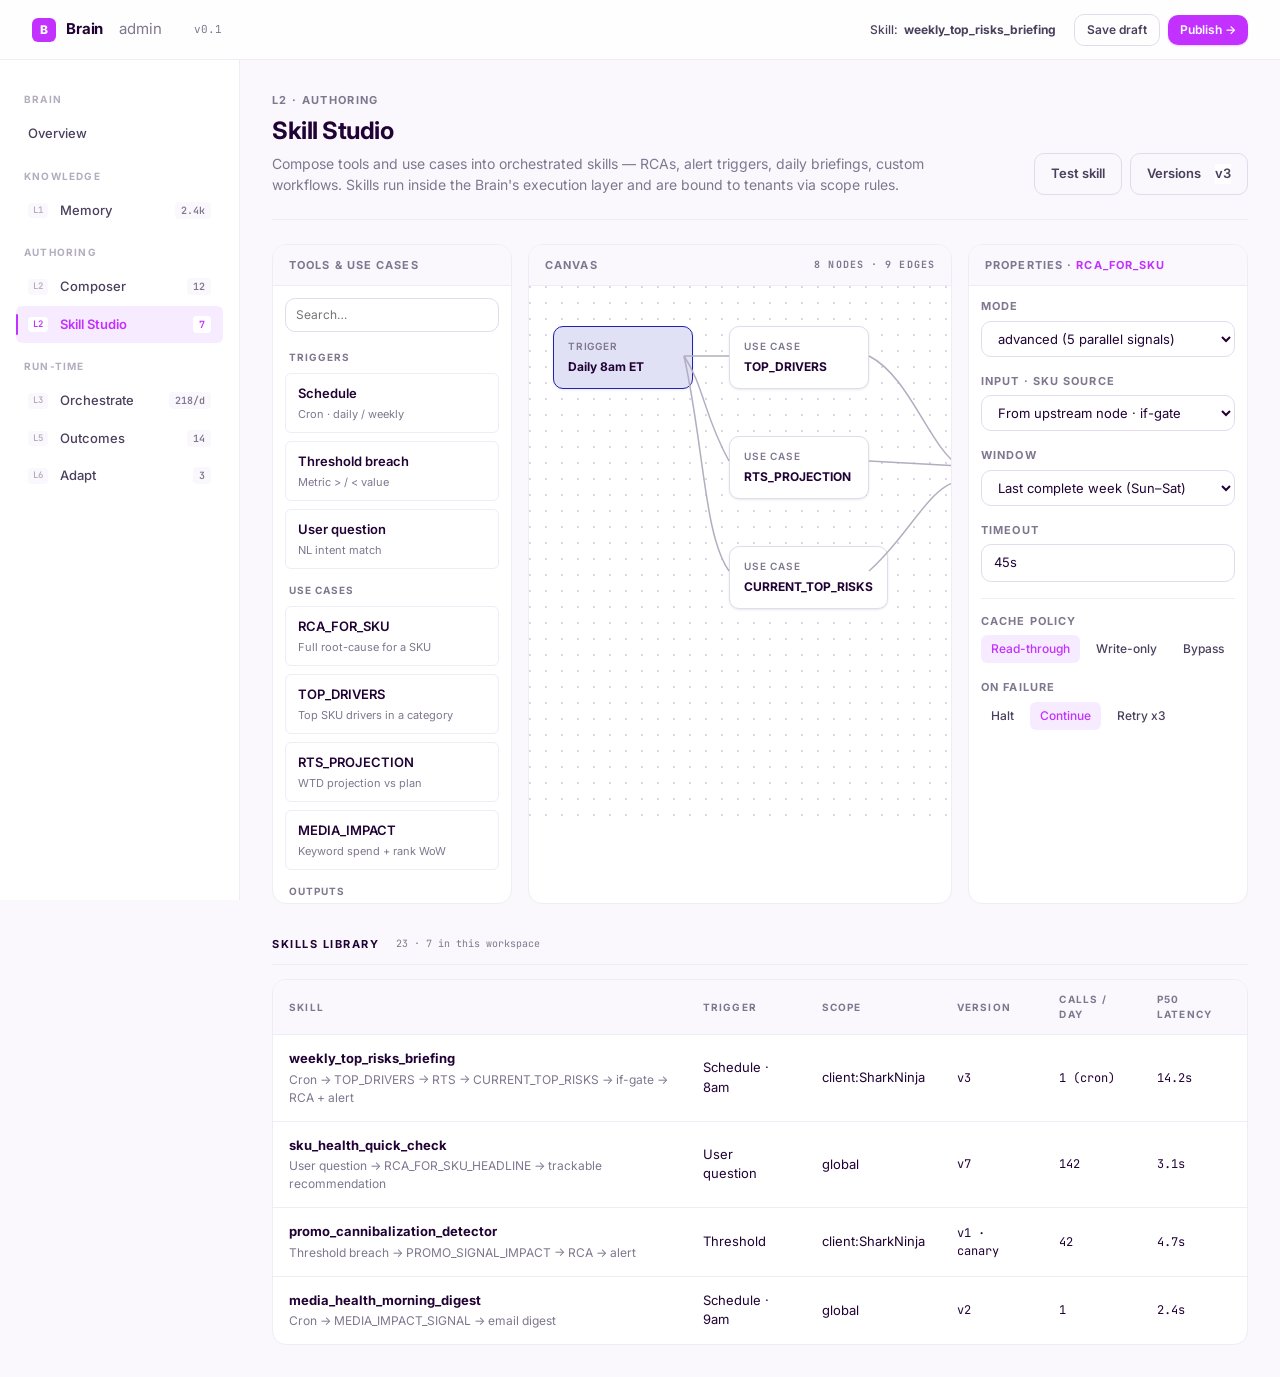
<file: admin/studio.html>
<!DOCTYPE html>
<html lang="en">
<head>
<meta charset="UTF-8">
<meta name="viewport" content="width=device-width, initial-scale=1.0">
<title>Skill Studio · Brain admin</title>
<link rel="preconnect" href="https://fonts.googleapis.com">
<link rel="preconnect" href="https://fonts.gstatic.com" crossorigin>
<link href="https://fonts.googleapis.com/css2?family=Inter:wght@400;500;600;700;800&family=JetBrains+Mono:wght@500&display=swap" rel="stylesheet">
<link rel="stylesheet" href="../assets/styles.css">
</head>
<body class="surface-admin">

<header class="topbar">
  <div class="topbar-inner" style="max-width: none;">
    <a href="../index.html" class="brand"><div class="brand-mark electric">B</div> Brain <span style="font-weight:400; color:var(--ink-3); margin-left:6px;">admin</span></a>
    <span style="font-size:11px; color:var(--ink-3); font-family:var(--mono); margin-left:8px;">v0.1</span>
    <div style="margin-left:auto; display:flex; align-items:center; gap:8px;">
      <span class="chip">Skill: <strong>weekly_top_risks_briefing</strong></span>
      <button class="btn ghost sm">Save draft</button>
      <button class="btn accent sm">Publish →</button>
    </div>
  </div>
</header>

<div class="admin-layout">

  <aside class="sidenav">
    <div class="section-label">Brain</div>
    <a href="./index.html">Overview</a>
    <div class="section-label">Knowledge</div>
    <a href="./memory.html"><span class="layer-num">L1</span> Memory <span class="badge">2.4k</span></a>
    <div class="section-label">Authoring</div>
    <a href="./composer.html"><span class="layer-num">L2</span> Composer <span class="badge">12</span></a>
    <a href="./studio.html" class="active"><span class="layer-num">L2</span> Skill Studio <span class="badge">7</span></a>
    <div class="section-label">Run-time</div>
    <a href="./orchestrate.html"><span class="layer-num">L3</span> Orchestrate <span class="badge">218/d</span></a>
    <a href="./outcomes.html"><span class="layer-num">L5</span> Outcomes <span class="badge">14</span></a>
    <a href="./adapt.html"><span class="layer-num">L6</span> Adapt <span class="badge">3</span></a>
  </aside>

  <main class="admin-main">

    <header class="admin-head">
      <div>
        <div class="meta">L2 · Authoring</div>
        <h1>Skill Studio</h1>
        <p>Compose tools and use cases into orchestrated skills — RCAs, alert triggers, daily briefings, custom workflows. Skills run inside the Brain's execution layer and are bound to tenants via scope rules.</p>
      </div>
      <div class="right">
        <button class="btn ghost">Test skill</button>
        <button class="btn ghost">Versions <span class="badge" style="margin-left:6px; background:white;">v3</span></button>
      </div>
    </header>

    <div class="studio-grid">

      <!-- LEFT: Tool palette -->
      <div class="studio-panel">
        <div class="ph">Tools &amp; use cases</div>
        <div class="pb">
          <input class="input" placeholder="Search…" style="font-size:12px; padding:7px 10px; margin-bottom:10px;">
          <div style="font-size:10px; text-transform:uppercase; letter-spacing:.1em; color:var(--ink-3); font-weight:700; margin: 8px 4px;">Triggers</div>
          <div class="tool-card"><div class="name">Schedule</div><div class="desc">Cron · daily / weekly</div></div>
          <div class="tool-card"><div class="name">Threshold breach</div><div class="desc">Metric &gt; / &lt; value</div></div>
          <div class="tool-card"><div class="name">User question</div><div class="desc">NL intent match</div></div>

          <div style="font-size:10px; text-transform:uppercase; letter-spacing:.1em; color:var(--ink-3); font-weight:700; margin: 14px 4px 8px;">Use cases</div>
          <div class="tool-card"><div class="name">RCA_FOR_SKU</div><div class="desc">Full root-cause for a SKU</div></div>
          <div class="tool-card"><div class="name">TOP_DRIVERS</div><div class="desc">Top SKU drivers in a category</div></div>
          <div class="tool-card"><div class="name">RTS_PROJECTION</div><div class="desc">WTD projection vs plan</div></div>
          <div class="tool-card"><div class="name">MEDIA_IMPACT</div><div class="desc">Keyword spend + rank WoW</div></div>

          <div style="font-size:10px; text-transform:uppercase; letter-spacing:.1em; color:var(--ink-3); font-weight:700; margin: 14px 4px 8px;">Outputs</div>
          <div class="tool-card"><div class="name">Create alert</div><div class="desc">Adds to user briefing</div></div>
          <div class="tool-card"><div class="name">Send email</div><div class="desc">Tenant distribution list</div></div>
          <div class="tool-card"><div class="name">Recommend action</div><div class="desc">With trackable outcome</div></div>
        </div>
      </div>

      <!-- CENTER: Canvas -->
      <div class="studio-panel">
        <div class="ph" style="display:flex; justify-content:space-between; align-items:center;">
          <span>Canvas</span>
          <span style="font-family:var(--mono); font-size:10px; color:var(--ink-3);">8 nodes · 9 edges</span>
        </div>
        <div class="pb" style="padding:0;">
          <div class="canvas" style="height: 540px;">
            <!-- Nodes -->
            <div class="node start" style="left:24px; top:40px;">
              <div class="ty">Trigger</div>
              <div class="nm">Daily 8am ET</div>
            </div>
            <div class="node tool" style="left:200px; top:40px;">
              <div class="ty">Use case</div>
              <div class="nm">TOP_DRIVERS</div>
            </div>
            <div class="node tool" style="left:200px; top:150px;">
              <div class="ty">Use case</div>
              <div class="nm">RTS_PROJECTION</div>
            </div>
            <div class="node tool" style="left:200px; top:260px;">
              <div class="ty">Use case</div>
              <div class="nm">CURRENT_TOP_RISKS</div>
            </div>
            <div class="node cond" style="left:430px; top:160px;">
              <div class="nm">if gap &gt; $50K</div>
            </div>
            <div class="node tool" style="left:600px; top:80px;">
              <div class="ty">Use case</div>
              <div class="nm">RCA_FOR_SKU</div>
            </div>
            <div class="node end" style="left:600px; top:230px;">
              <div class="ty">Output</div>
              <div class="nm">Create alert</div>
            </div>
            <div class="node end" style="left:600px; top:340px;">
              <div class="ty">Output</div>
              <div class="nm">Recommend action</div>
            </div>

            <!-- SVG edges (decorative, fixed positions) -->
            <svg style="position:absolute; inset:0; width:100%; height:100%; pointer-events:none;" fill="none" stroke="#B3ADBF" stroke-width="1.5">
              <path d="M155 70 C 175 70, 175 70, 200 70"/>
              <path d="M155 70 C 175 100, 175 130, 200 175"/>
              <path d="M155 70 C 175 160, 175 250, 200 285"/>
              <path d="M340 70 C 380 90, 400 160, 430 180"/>
              <path d="M340 175 L 430 180"/>
              <path d="M340 285 C 380 250, 400 200, 430 195"/>
              <path d="M515 180 C 555 130, 570 110, 600 105" stroke="#C231FF" stroke-width="2"/>
              <path d="M515 195 C 555 220, 570 240, 600 255" stroke="#C231FF" stroke-width="2"/>
              <path d="M515 200 C 555 280, 580 350, 600 365" stroke="#7F778F" stroke-dasharray="4 4"/>
            </svg>
          </div>
        </div>
      </div>

      <!-- RIGHT: Node properties -->
      <div class="studio-panel">
        <div class="ph">Properties · <span style="color:var(--accent)">RCA_FOR_SKU</span></div>
        <div class="pb">
          <div class="form-row">
            <label class="form-label">Mode</label>
            <select class="select" style="font-size:13px; padding:8px 12px;">
              <option>advanced (5 parallel signals)</option>
              <option>basic (single product signal)</option>
            </select>
          </div>
          <div class="form-row">
            <label class="form-label">Input · SKU source</label>
            <select class="select" style="font-size:13px; padding:8px 12px;">
              <option>From upstream node · if-gate</option>
              <option>User-provided</option>
              <option>Top-N from prior use case</option>
            </select>
          </div>
          <div class="form-row">
            <label class="form-label">Window</label>
            <select class="select" style="font-size:13px; padding:8px 12px;">
              <option>Last complete week (Sun–Sat)</option>
              <option>WTD</option>
              <option>Custom</option>
            </select>
          </div>
          <div class="form-row">
            <label class="form-label">Timeout</label>
            <input class="input" value="45s" style="font-size:13px; padding:8px 12px;">
          </div>
          <hr style="margin:14px 0;">
          <div class="form-row">
            <label class="form-label">Cache policy</label>
            <div style="display:flex; gap:6px; flex-wrap:wrap;" data-chip-group>
              <button class="chip active">Read-through</button>
              <button class="chip">Write-only</button>
              <button class="chip">Bypass</button>
            </div>
          </div>
          <div class="form-row">
            <label class="form-label">On failure</label>
            <div style="display:flex; gap:6px; flex-wrap:wrap;" data-chip-group>
              <button class="chip">Halt</button>
              <button class="chip active">Continue</button>
              <button class="chip">Retry x3</button>
            </div>
          </div>
        </div>
      </div>

    </div>

    <!-- Skills library -->
    <section style="margin-top:32px;">
      <div class="section-head"><h2>Skills library</h2><span class="count">23 · 7 in this workspace</span></div>
      <div class="table-wrap" style="margin-top:14px;">
        <table class="table">
          <thead><tr><th>Skill</th><th>Trigger</th><th>Scope</th><th>Version</th><th>Calls / day</th><th>P50 latency</th></tr></thead>
          <tbody>
            <tr><td><strong>weekly_top_risks_briefing</strong><div style="font-size:12px; color:var(--ink-3); margin-top:2px;">Cron → TOP_DRIVERS → RTS → CURRENT_TOP_RISKS → if-gate → RCA + alert</div></td><td>Schedule · 8am</td><td>client:SharkNinja</td><td class="mono">v3</td><td class="mono">1 (cron)</td><td class="mono">14.2s</td></tr>
            <tr><td><strong>sku_health_quick_check</strong><div style="font-size:12px; color:var(--ink-3); margin-top:2px;">User question → RCA_FOR_SKU_HEADLINE → trackable recommendation</div></td><td>User question</td><td>global</td><td class="mono">v7</td><td class="mono">142</td><td class="mono">3.1s</td></tr>
            <tr><td><strong>promo_cannibalization_detector</strong><div style="font-size:12px; color:var(--ink-3); margin-top:2px;">Threshold breach → PROMO_SIGNAL_IMPACT → RCA → alert</div></td><td>Threshold</td><td>client:SharkNinja</td><td class="mono">v1 · canary</td><td class="mono">42</td><td class="mono">4.7s</td></tr>
            <tr><td><strong>media_health_morning_digest</strong><div style="font-size:12px; color:var(--ink-3); margin-top:2px;">Cron → MEDIA_IMPACT_SIGNAL → email digest</div></td><td>Schedule · 9am</td><td>global</td><td class="mono">v2</td><td class="mono">1</td><td class="mono">2.4s</td></tr>
          </tbody>
        </table>
      </div>
    </section>

  </main>
</div>

<script src="../assets/app.js"></script>
</body>
</html>
</file>
<file: assets/styles.css>
/* ============================================================
   CIQ BRAIN — Shared design system
   Two surfaces: .surface-customer (calm) and .surface-admin (dense)
   ============================================================ */

:root {
  /* Brand (org guideline) */
  --brand-deep:     #210235;
  --brand-electric: #C231FF;
  --brand-sky:      #5AAFFE;
  --brand-cobalt:   #1F22B2;

  /* Ink scale */
  --ink:    #210235;
  --ink-2:  #4A3F5C;
  --ink-3:  #7F778F;
  --ink-4:  #B3ADBF;
  --ink-5:  #DCD6E6;

  /* Lines & surfaces */
  --line:    #EFECF5;
  --line-2:  #E1DCEB;
  --line-3:  #CFC7DC;
  --bg:      #FFFFFF;
  --bg-soft: #FAF8FC;
  --bg-deep: #F4F0FA;

  /* Accents */
  --accent:       #C231FF;
  --accent-tint:  #F7ECFF;
  --accent-tint2: #EFD9FF;
  --sky:          #5AAFFE;
  --sky-tint:     #E5F1FF;
  --cobalt:       #1F22B2;
  --cobalt-tint:  #E0E1F5;

  /* Status */
  --pos:       #0F9F6E;
  --pos-tint:  #E8F7F0;
  --neg:       #D43A6A;
  --neg-tint:  #FCEEF3;
  --warn:      #E08300;
  --warn-tint: #FFF4E0;
  --info:      #1F22B2;
  --info-tint: #E0E1F5;

  /* Radii */
  --r-xs: 4px;
  --r-sm: 6px;
  --r-md: 10px;
  --r-lg: 14px;
  --r-xl: 20px;
  --r-pill: 999px;

  /* Type */
  --font: "ProximaNova", "Inter", -apple-system, BlinkMacSystemFont, system-ui, sans-serif;
  --mono: "JetBrains Mono", ui-monospace, "SF Mono", Menlo, monospace;

  /* Elevation */
  --shadow-sm: 0 1px 2px rgba(33,2,53,.04), 0 1px 3px rgba(33,2,53,.06);
  --shadow-md: 0 4px 12px rgba(33,2,53,.06), 0 1px 3px rgba(33,2,53,.04);
  --shadow-lg: 0 12px 32px rgba(33,2,53,.08), 0 4px 12px rgba(33,2,53,.04);
  --shadow-pop: 0 8px 30px rgba(33,2,53,.10);

  /* Spacing scale (4px base) */
  --s-1: 4px; --s-2: 8px; --s-3: 12px; --s-4: 16px; --s-5: 20px; --s-6: 24px; --s-8: 32px; --s-10: 40px; --s-12: 48px; --s-16: 64px;
}

* { box-sizing: border-box; margin: 0; padding: 0; }
html, body { height: 100%; }
body {
  font-family: var(--font);
  color: var(--ink);
  font-size: 14px;
  line-height: 1.5;
  background: var(--bg);
  -webkit-font-smoothing: antialiased;
  text-rendering: optimizeLegibility;
}
button { font: inherit; cursor: pointer; border: 0; background: 0; color: inherit; }
button:focus-visible, a:focus-visible, input:focus-visible, textarea:focus-visible, select:focus-visible {
  outline: 2px solid var(--accent);
  outline-offset: 2px;
  border-radius: var(--r-sm);
}
a { color: inherit; text-decoration: none; }
input, textarea, select { font: inherit; color: inherit; }
hr { border: 0; height: 1px; background: var(--line); }

/* Utility */
.mono { font-family: var(--mono); }
.muted { color: var(--ink-3); }
.tight { letter-spacing: -.01em; }
.tighter { letter-spacing: -.025em; }
.tabular { font-variant-numeric: tabular-nums; }
.neg { color: var(--neg); }
.pos { color: var(--pos); }
.warn { color: var(--warn); }
.acc { color: var(--accent); }
.cobalt { color: var(--cobalt); }
.flex { display: flex; }
.col { flex-direction: column; }
.ai-c { align-items: center; }
.jc-sb { justify-content: space-between; }
.gap-1 { gap: var(--s-1); } .gap-2 { gap: var(--s-2); } .gap-3 { gap: var(--s-3); } .gap-4 { gap: var(--s-4); } .gap-6 { gap: var(--s-6); }
.mt-1 { margin-top: var(--s-1); } .mt-2 { margin-top: var(--s-2); } .mt-3 { margin-top: var(--s-3); } .mt-4 { margin-top: var(--s-4); } .mt-6 { margin-top: var(--s-6); } .mt-8 { margin-top: var(--s-8); }
.mb-2 { margin-bottom: var(--s-2); } .mb-3 { margin-bottom: var(--s-3); } .mb-4 { margin-bottom: var(--s-4); }

/* Icons */
.icon    { width: 14px; height: 14px; flex-shrink: 0; }
.icon-sm { width: 11px; height: 11px; flex-shrink: 0; }
.icon-lg { width: 18px; height: 18px; flex-shrink: 0; }

/* ============================================================
   CUSTOMER SURFACE — Top bar nav
   ============================================================ */
body.surface-customer { background: var(--bg); }
.topbar {
  height: 60px;
  display: flex; align-items: center;
  border-bottom: 1px solid var(--line);
  padding: 0 var(--s-8);
  background: var(--bg);
  position: sticky; top: 0; z-index: 20;
}
.topbar-inner { max-width: 1040px; margin: 0 auto; width: 100%; display: flex; align-items: center; gap: var(--s-6); }
.brand { display: flex; align-items: center; gap: 10px; font-weight: 700; font-size: 15px; letter-spacing: -.01em; color: var(--ink); }
.brand-mark {
  width: 24px; height: 24px; border-radius: 6px;
  background: var(--ink); color: white;
  display: grid; place-items: center; font-weight: 800; font-size: 12px;
}
.brand-mark.electric { background: var(--accent); }
.nav { display: flex; gap: 4px; }
.nav a {
  padding: 7px 12px; font-size: 13px; color: var(--ink-3);
  border-radius: var(--r-sm); font-weight: 500;
}
.nav a:hover { color: var(--ink); background: var(--bg-soft); }
.nav a.active { color: var(--ink); background: var(--bg-soft); }
.search {
  margin-left: auto;
  display: flex; align-items: center; gap: var(--s-2);
  background: var(--bg-soft);
  border: 1px solid var(--line);
  border-radius: var(--r-pill);
  padding: 7px 14px 7px 12px;
  width: 280px;
  color: var(--ink-3);
  font-size: 13px;
}
.search input { border: 0; outline: 0; background: 0; flex: 1; font-size: 13px; color: var(--ink); }
.search input::placeholder { color: var(--ink-3); }
.kbd {
  font-family: var(--mono); font-size: 10px; color: var(--ink-3);
  background: white; padding: 1px 5px; border: 1px solid var(--line);
  border-radius: 4px;
}
.iconbtn { width: 32px; height: 32px; border-radius: var(--r-sm); display: grid; place-items: center; color: var(--ink-3); position: relative; }
.iconbtn:hover { background: var(--bg-soft); color: var(--ink); }
.iconbtn .dot { position: absolute; top: 7px; right: 7px; width: 6px; height: 6px; background: var(--accent); border-radius: 50%; }

/* Brain admin link — subtle accent so it reads as the AI/control-plane entry */
.iconbtn.brain-link { color: var(--accent); }
.iconbtn.brain-link:hover {
  background: var(--accent-tint);
  color: var(--accent);
}
.iconbtn.brain-link svg {
  transition: transform .25s ease;
}
.iconbtn.brain-link:hover svg {
  transform: rotate(15deg) scale(1.08);
}
.avatar { width: 30px; height: 30px; border-radius: 50%; background: #FBBF24; color: white; display: grid; place-items: center; font-weight: 700; font-size: 11px; }
.avatar.deep { background: var(--brand-deep); }

.page { max-width: 1040px; margin: 0 auto; padding: 0 var(--s-8); }

/* Hero */
.hero { padding: 56px 0 36px; animation: rise .6s ease both; }
.hero .meta-row { display: flex; align-items: center; gap: 10px; font-size: 12px; color: var(--ink-3); margin-bottom: var(--s-3); }
.hero .greet { font-weight: 600; color: var(--ink); font-size: 13px; }
.hero h1 {
  font-size: 32px; line-height: 1.25; letter-spacing: -.025em;
  font-weight: 700; color: var(--ink); max-width: 720px;
}
.hero h1 .neg { color: var(--neg); }
.hero h1 .em { color: var(--accent); }
.hero .sub { margin-top: var(--s-3); font-size: 15px; color: var(--ink-2); max-width: 640px; }
.pulse-dot {
  width: 6px; height: 6px; border-radius: 50%; background: var(--accent);
  box-shadow: 0 0 0 0 rgba(194,49,255,.5);
  animation: pulse 2s infinite;
}
@keyframes pulse {
  0%,100% { box-shadow: 0 0 0 0 rgba(194,49,255,.35); }
  50%     { box-shadow: 0 0 0 5px rgba(194,49,255,0); }
}

/* Section */
.section { padding: 28px 0 20px; animation: rise .7s ease both; animation-delay: .08s; }
.section-head { display: flex; align-items: center; gap: var(--s-4); padding-bottom: var(--s-3); border-bottom: 1px solid var(--line); margin-bottom: 4px; }
.section-head h2 { font-size: 11px; font-weight: 700; letter-spacing: .14em; text-transform: uppercase; color: var(--ink); }
.section-head .count { font-family: var(--mono); font-size: 10px; color: var(--ink-3); }
.section-head .right { margin-left: auto; display: flex; align-items: center; gap: 4px; }
.chip {
  font-size: 12px; font-weight: 500; color: var(--ink-2);
  padding: 5px 10px; border-radius: var(--r-sm);
  display: inline-flex; align-items: center; gap: 6px;
  border: 0; background: transparent;
}
.chip:hover { background: var(--bg-soft); color: var(--ink); }
.chip.active { background: var(--accent-tint); color: var(--accent); }
.chip svg { color: var(--ink-3); }

/* Alert rows */
.alert-row {
  display: grid;
  grid-template-columns: 1fr auto auto auto auto;
  gap: var(--s-4);
  align-items: center;
  padding: 16px 12px;
  margin: 0 -12px;
  border-radius: var(--r-md);
  cursor: pointer;
  border-bottom: 1px solid var(--line);
  transition: background .15s ease;
  text-decoration: none; color: inherit;
}
.alert-row:last-child { border-bottom: 0; }
.alert-row:hover { background: var(--bg-soft); }
.alert-row:hover .arrow { transform: translateX(4px); }
.alert-main { min-width: 0; }
.alert-main .title { font-weight: 600; font-size: 14px; color: var(--ink); white-space: nowrap; overflow: hidden; text-overflow: ellipsis; max-width: 460px; }
.alert-main .sub { font-size: 13px; color: var(--ink-3); margin-top: 3px; white-space: nowrap; overflow: hidden; text-overflow: ellipsis; max-width: 520px; }
.alert-main .sub .em-pos { color: var(--pos); font-weight: 600; }
.alert-main .sub .em-neg { color: var(--neg); font-weight: 600; }
.alert-main .sub .em-acc { color: var(--accent); font-weight: 600; }
.alert-impact { font-variant-numeric: tabular-nums; font-weight: 700; color: var(--neg); font-size: 14px; text-align: right; }
.alert-impact.zero { color: var(--ink-3); font-weight: 500; }
.alert-tag { font-size: 11px; font-weight: 500; color: var(--ink-3); letter-spacing: .04em; text-transform: uppercase; white-space: nowrap; }
.alert-time { font-size: 12px; color: var(--ink-3); white-space: nowrap; font-variant-numeric: tabular-nums; }
.arrow { color: var(--ink-3); transition: transform .15s ease; display: grid; place-items: center; }

.hint {
  display: inline-flex; align-items: center; gap: 6px;
  font-size: 11px; color: var(--accent); font-weight: 600;
  background: var(--accent-tint);
  padding: 3px 8px; border-radius: var(--r-pill);
}
.hint .ic { width: 10px; height: 10px; flex-shrink: 0; }

/* Buttons */
.btn {
  padding: 10px 16px;
  background: var(--ink); color: white;
  border-radius: var(--r-md);
  font-weight: 600; font-size: 13px;
  display: inline-flex; align-items: center; justify-content: center; gap: 8px;
  transition: transform .15s ease, box-shadow .15s ease;
  border: 0;
}
.btn:hover { transform: translateY(-1px); box-shadow: 0 4px 14px rgba(33,2,53,.15); }
.btn.accent { background: var(--accent); box-shadow: 0 1px 2px rgba(194,49,255,.25); }
.btn.accent:hover { box-shadow: 0 6px 18px rgba(194,49,255,.30); }
.btn.ghost { background: transparent; color: var(--ink-2); border: 1px solid var(--line-2); }
.btn.ghost:hover { border-color: var(--ink); color: var(--ink); box-shadow: none; transform: none; background: var(--bg-soft); }
.btn.full { width: 100%; }
.btn.sm { padding: 6px 12px; font-size: 12px; }

/* Driver list */
.drivers { display: grid; grid-template-columns: 1fr; gap: 0; margin-top: 18px; }
.driver { display: grid; grid-template-columns: 24px 1fr auto; gap: var(--s-3); padding: 10px 0; border-bottom: 1px solid var(--line); align-items: center; }
.driver:last-child { border: 0; padding-bottom: 0; }
.driver .ic { width: 22px; height: 22px; border-radius: 5px; background: var(--neg-tint); color: var(--neg); display: grid; place-items: center; font-size: 11px; font-weight: 700; }
.driver .ic.warn { background: var(--warn-tint); color: var(--warn); }
.driver .ic.zero { background: var(--bg-soft); color: var(--ink-3); }
.driver .ic.pos { background: var(--pos-tint); color: var(--pos); }
.driver .name { font-weight: 600; font-size: 13px; color: var(--ink); }
.driver .desc { font-size: 12px; color: var(--ink-3); margin-top: 2px; }
.driver .impact { font-variant-numeric: tabular-nums; font-weight: 700; font-size: 13px; color: var(--neg); text-align: right; }
.driver .impact.zero { color: var(--ink-3); font-weight: 500; }
.driver .impact.pos { color: var(--pos); }

/* Inline detail drawer */
.alert-detail { margin: -1px -12px 0; padding: 0 12px 24px; border-bottom: 1px solid var(--line); background: var(--bg-soft); animation: fadeIn .3s ease both; }
.detail-grid { display: grid; grid-template-columns: 1.4fr 1fr; gap: 28px; padding-top: 6px; }
.answer h3 { font-size: 10px; font-weight: 700; letter-spacing: .14em; text-transform: uppercase; color: var(--ink-3); margin-bottom: var(--s-2); }
.answer p { font-size: 14px; line-height: 1.65; color: var(--ink); }
.answer p .em-neg { color: var(--neg); font-weight: 700; }
.answer p strong { font-weight: 700; }

/* Action panel (recommendation) */
.action-panel { background: var(--bg); border: 1px solid var(--line); border-radius: var(--r-lg); padding: 20px; align-self: start; }
.action-panel h3 { font-size: 10px; font-weight: 700; letter-spacing: .14em; text-transform: uppercase; color: var(--ink-3); margin-bottom: var(--s-3); }
.action-panel .what { font-size: 15px; font-weight: 600; color: var(--ink); line-height: 1.4; margin-bottom: 4px; }
.action-panel .why { font-size: 13px; color: var(--ink-2); line-height: 1.55; }
.action-panel .why strong { color: var(--accent); font-weight: 600; }
.action-panel .stats { display: grid; grid-template-columns: 1fr 1fr; margin: 16px 0 18px; border-top: 1px solid var(--line); padding-top: var(--s-3); }
.action-panel .stat .l { font-size: 10px; text-transform: uppercase; letter-spacing: .08em; color: var(--ink-3); font-weight: 600; }
.action-panel .stat .v { font-size: 15px; font-weight: 700; color: var(--ink); margin-top: 4px; font-variant-numeric: tabular-nums; }
.action-panel .stat .v.pos { color: var(--pos); }

/* Actions strip & progress */
.actions-strip { padding: 22px 0; border-top: 1px solid var(--line); margin-top: 36px; }
.action-line { display: grid; grid-template-columns: 1fr 80px 70px 160px; gap: var(--s-4); align-items: center; padding: 12px 0; border-bottom: 1px solid var(--line); }
.action-line:last-child { border: 0; }
.action-line .what { font-size: 13px; color: var(--ink); font-weight: 500; }
.action-line .what .asin { font-family: var(--mono); font-size: 11px; color: var(--ink-3); margin-left: 6px; }
.action-line .when { font-size: 12px; color: var(--ink-3); }
.action-line .delta { font-size: 13px; font-weight: 700; font-variant-numeric: tabular-nums; color: var(--pos); text-align: right; }
.action-line .delta.measuring { color: var(--ink-3); font-weight: 500; }
.action-line .bar { height: 4px; background: var(--line); border-radius: 2px; overflow: hidden; }
.action-line .bar > i { display: block; height: 100%; background: linear-gradient(90deg, var(--accent), var(--sky)); }

/* Ask bar (floating) */
.ask-bar { position: sticky; bottom: 24px; padding: 24px 0 32px; background: linear-gradient(180deg, transparent, var(--bg) 30%); z-index: 5; }
.ask-input { background: var(--bg); border: 1px solid var(--line-2); border-radius: var(--r-pill); padding: 6px 6px 6px 20px; display: grid; grid-template-columns: 1fr auto; align-items: center; gap: var(--s-2); box-shadow: 0 8px 30px rgba(33,2,53,.06); }
.ask-input:focus-within { border-color: var(--accent); box-shadow: 0 8px 30px rgba(194,49,255,.10); }
.ask-input input { border: 0; outline: 0; background: 0; font-size: 14px; padding: 11px 0; color: var(--ink); }
.ask-input input::placeholder { color: var(--ink-3); }
.ask-send { width: 36px; height: 36px; border-radius: 50%; background: var(--ink); color: white; display: grid; place-items: center; transition: transform .15s ease, background .15s ease; border: 0; cursor: pointer; }
.ask-send:hover { transform: scale(1.05); background: var(--accent); }

.brand-footnote { font-size: 11px; color: var(--ink-4); text-align: center; padding: var(--s-2) 0 var(--s-6); }
.brand-footnote .pwr-dot { display: inline-block; width: 5px; height: 5px; border-radius: 50%; background: var(--accent); margin: 0 5px 1px; vertical-align: middle; box-shadow: 0 0 4px var(--accent); }

/* More link */
.more { padding: var(--s-3) 12px; margin: 0 -12px; color: var(--ink-3); font-size: 13px; text-align: center; }
.more a { color: var(--ink); font-weight: 600; }
.more a:hover { color: var(--accent); }

/* ============================================================
   ASK SURFACE
   ============================================================ */
.ask-hero { padding: 64px 0 var(--s-6); text-align: center; }
.ask-hero h1 { font-size: 30px; font-weight: 700; letter-spacing: -.025em; color: var(--ink); }
.ask-hero p { color: var(--ink-3); margin-top: var(--s-3); font-size: 15px; }
.suggestions { display: grid; grid-template-columns: repeat(2, 1fr); gap: var(--s-3); max-width: 760px; margin: var(--s-6) auto 0; }
.suggestion {
  text-align: left; padding: 14px 16px; border-radius: var(--r-md);
  background: var(--bg-soft); border: 1px solid var(--line);
  cursor: pointer; transition: all .15s ease;
  display: flex; align-items: flex-start; gap: var(--s-3);
}
.suggestion:hover { border-color: var(--line-3); background: var(--bg); transform: translateY(-1px); box-shadow: var(--shadow-sm); }
.suggestion .ic { width: 26px; height: 26px; border-radius: 6px; background: var(--accent-tint); color: var(--accent); display: grid; place-items: center; flex-shrink: 0; }
.suggestion .label { font-size: 11px; text-transform: uppercase; letter-spacing: .08em; color: var(--ink-3); font-weight: 600; }
.suggestion .q { font-size: 14px; color: var(--ink); margin-top: 2px; font-weight: 500; }
.recent-list { margin-top: var(--s-8); }

/* ============================================================
   ACTIONS PAGE
   ============================================================ */
.actions-stats { display: grid; grid-template-columns: repeat(4, 1fr); gap: 0; border: 1px solid var(--line); border-radius: var(--r-lg); overflow: hidden; margin-bottom: var(--s-6); background: var(--bg); }
.actions-stats .stat { padding: 18px 20px; border-right: 1px solid var(--line); }
.actions-stats .stat:last-child { border-right: 0; }
.actions-stats .stat .l { font-size: 10px; text-transform: uppercase; letter-spacing: .1em; color: var(--ink-3); font-weight: 700; }
.actions-stats .stat .v { font-size: 22px; font-weight: 700; color: var(--ink); margin-top: 6px; font-variant-numeric: tabular-nums; }
.actions-stats .stat .v.pos { color: var(--pos); }
.actions-stats .stat .v.acc { color: var(--accent); }
.actions-stats .stat .v .unit { font-size: 13px; color: var(--ink-3); font-weight: 500; margin-left: 4px; }

.action-card {
  background: var(--bg); border: 1px solid var(--line);
  border-radius: var(--r-lg); padding: 20px; margin-bottom: var(--s-4);
  display: grid; grid-template-columns: 1fr 240px 130px; gap: var(--s-6); align-items: center;
  transition: box-shadow .15s ease;
}
.action-card:hover { box-shadow: var(--shadow-md); }
.action-card .lh .name { font-weight: 700; font-size: 14px; color: var(--ink); }
.action-card .lh .meta { font-size: 12px; color: var(--ink-3); margin-top: 4px; }
.action-card .lh .meta .asin { font-family: var(--mono); margin-left: 4px; }
.action-card .lh .pill { display: inline-flex; align-items: center; gap: 4px; padding: 3px 8px; border-radius: var(--r-pill); font-size: 10px; font-weight: 700; text-transform: uppercase; letter-spacing: .04em; margin-top: var(--s-2); }
.pill-pos { background: var(--pos-tint); color: var(--pos); }
.pill-warn { background: var(--warn-tint); color: var(--warn); }
.pill-info { background: var(--info-tint); color: var(--info); }
.pill-acc { background: var(--accent-tint); color: var(--accent); }
.action-card .lh p { font-size: 13px; color: var(--ink-2); margin-top: 10px; line-height: 1.55; max-width: 540px; }
.action-card .chart { display: flex; align-items: center; gap: 12px; }
.action-card .chart svg { flex-shrink: 0; }
.action-card .chart .legend { font-size: 11px; color: var(--ink-3); }
.action-card .chart .legend .v { display: block; font-size: 16px; font-weight: 700; color: var(--ink); font-variant-numeric: tabular-nums; margin-top: 2px; }
.action-card .chart .legend .v.pos { color: var(--pos); }
.action-card .progress-wrap { font-size: 11px; color: var(--ink-3); }
.action-card .progress-wrap .lbl { display: flex; justify-content: space-between; margin-bottom: 6px; }

/* ============================================================
   ALERT DEEP-DIVE
   ============================================================ */
.breadcrumb { display: flex; align-items: center; gap: 6px; font-size: 12px; color: var(--ink-3); padding-top: 24px; }
.breadcrumb a { color: var(--ink-3); }
.breadcrumb a:hover { color: var(--ink); }
.breadcrumb .sep { color: var(--ink-4); }
.breadcrumb .here { color: var(--ink); font-weight: 600; }

.detail-head { padding: 14px 0 var(--s-6); display: grid; grid-template-columns: 1fr auto; gap: var(--s-4); align-items: flex-end; border-bottom: 1px solid var(--line); }
.detail-head h1 { font-size: 26px; font-weight: 700; letter-spacing: -.02em; color: var(--ink); }
.detail-head .tags { display: flex; gap: var(--s-2); margin-top: var(--s-3); flex-wrap: wrap; }
.tag { font-size: 11px; padding: 3px 9px; border-radius: var(--r-pill); background: var(--bg-soft); color: var(--ink-2); font-weight: 500; border: 1px solid var(--line); }
.tag.acc { background: var(--accent-tint); color: var(--accent); border-color: transparent; }

.kpi-row { display: grid; grid-template-columns: 1fr 1fr 1fr; gap: 0; border: 1px solid var(--line); border-radius: var(--r-lg); overflow: hidden; background: var(--bg); margin-top: var(--s-6); }
.kpi { padding: 18px 22px; border-right: 1px solid var(--line); }
.kpi:last-child { border-right: 0; }
.kpi .lbl { font-size: 10px; text-transform: uppercase; letter-spacing: .1em; color: var(--ink-3); font-weight: 700; margin-bottom: 8px; }
.kpi .val { font-size: 24px; font-weight: 700; color: var(--ink); letter-spacing: -.02em; font-variant-numeric: tabular-nums; }
.kpi .val.neg { color: var(--neg); }
.kpi .sub { font-size: 11px; color: var(--ink-3); margin-top: 4px; }

.live-strip {
  display: flex; align-items: center; flex-wrap: wrap; gap: 18px;
  padding: 14px 22px; border: 1px solid var(--line); border-top: 0;
  background: var(--bg-soft);
  border-radius: 0 0 var(--r-lg) var(--r-lg); margin-top: -1px;
}
.live-strip .label { font-size: 11px; font-weight: 700; text-transform: uppercase; letter-spacing: .12em; color: var(--ink); display: inline-flex; align-items: center; gap: 6px; }
.live-strip .label .live-dot { width: 6px; height: 6px; border-radius: 50%; background: var(--pos); box-shadow: 0 0 8px var(--pos); animation: pulse-pos 2s infinite; }
@keyframes pulse-pos { 0%,100% { opacity: .6; } 50% { opacity: 1; } }
.pill-status { display: inline-flex; align-items: center; gap: 6px; font-size: 12px; color: var(--ink); }
.pill-status .d { width: 7px; height: 7px; border-radius: 50%; }
.d-ok { background: var(--pos); }
.d-bad { background: var(--neg); }
.d-warn { background: var(--warn); }
.pill-status b { font-weight: 600; }

.narrative { padding: var(--s-6) 0; font-size: 14px; color: var(--ink); line-height: 1.7; }
.narrative strong { font-weight: 700; }
.narrative .neg { color: var(--neg); font-weight: 600; }

.detail-grid-full { display: grid; grid-template-columns: 1.6fr 1fr; gap: var(--s-8); margin-top: var(--s-6); }

/* ============================================================
   ADMIN SURFACE
   ============================================================ */
body.surface-admin { background: var(--bg-soft); }
body.surface-admin .topbar { background: rgba(255,255,255,.85); backdrop-filter: blur(10px); border-bottom: 1px solid var(--line); }

.admin-layout {
  display: grid;
  grid-template-columns: 240px 1fr;
  min-height: calc(100vh - 60px);
}
.sidenav {
  border-right: 1px solid var(--line);
  background: var(--bg);
  padding: var(--s-4);
  position: sticky; top: 60px;
  height: calc(100vh - 60px);
  overflow-y: auto;
}
.sidenav .section-label { font-size: 10px; text-transform: uppercase; letter-spacing: .12em; color: var(--ink-4); font-weight: 700; padding: var(--s-4) var(--s-2) var(--s-2); }
.sidenav a {
  display: flex; align-items: center; gap: var(--s-3);
  padding: 9px 12px; border-radius: var(--r-sm);
  font-size: 13px; color: var(--ink-2); font-weight: 500;
  position: relative;
}
.sidenav a:hover { background: var(--bg-soft); color: var(--ink); }
.sidenav a.active { background: var(--accent-tint); color: var(--accent); font-weight: 600; }
.sidenav a.active::before { content: ''; position: absolute; left: 0; top: 8px; bottom: 8px; width: 2px; background: var(--accent); border-radius: 2px; }
.sidenav a .layer-num {
  font-family: var(--mono); font-size: 9px; color: var(--ink-4);
  background: var(--bg-soft); padding: 1px 5px; border-radius: 4px;
  font-weight: 600;
}
.sidenav a.active .layer-num { color: var(--accent); background: white; }
.sidenav .badge { margin-left: auto; font-size: 10px; font-family: var(--mono); color: var(--ink-3); background: var(--bg-soft); padding: 1px 6px; border-radius: 4px; font-weight: 600; }
.sidenav a.active .badge { background: white; color: var(--accent); }

.admin-main { padding: var(--s-8); max-width: 1320px; }
.admin-head { display: flex; align-items: flex-end; gap: var(--s-4); padding-bottom: var(--s-6); border-bottom: 1px solid var(--line); margin-bottom: var(--s-6); }
.admin-head .meta { font-size: 11px; color: var(--ink-3); text-transform: uppercase; letter-spacing: .12em; font-weight: 700; margin-bottom: 4px; }
.admin-head h1 { font-size: 24px; font-weight: 700; letter-spacing: -.02em; color: var(--ink); }
.admin-head p { color: var(--ink-3); margin-top: 4px; font-size: 14px; max-width: 720px; }
.admin-head .right { margin-left: auto; display: flex; align-items: center; gap: var(--s-2); }

/* Admin tiles */
.tile-grid { display: grid; grid-template-columns: repeat(3, 1fr); gap: var(--s-4); }
.tile {
  background: var(--bg); border: 1px solid var(--line); border-radius: var(--r-lg);
  padding: 20px;
  transition: box-shadow .15s ease, transform .15s ease;
  display: block; color: inherit;
}
.tile:hover { box-shadow: var(--shadow-md); transform: translateY(-1px); }
.tile .row1 { display: flex; align-items: center; gap: var(--s-3); }
.tile .layer-num { font-family: var(--mono); font-size: 10px; color: var(--accent); background: var(--accent-tint); padding: 2px 8px; border-radius: var(--r-pill); font-weight: 700; letter-spacing: .04em; }
.tile h3 { font-size: 16px; font-weight: 700; color: var(--ink); margin-top: var(--s-3); }
.tile p { font-size: 13px; color: var(--ink-3); margin-top: 6px; line-height: 1.55; }
.tile .stat-row { display: flex; gap: var(--s-4); margin-top: var(--s-4); padding-top: var(--s-3); border-top: 1px solid var(--line); }
.tile .stat-row .s { font-size: 11px; color: var(--ink-3); }
.tile .stat-row .s b { display: block; color: var(--ink); font-size: 18px; font-weight: 700; font-variant-numeric: tabular-nums; }

/* Tables */
.table-wrap { background: var(--bg); border: 1px solid var(--line); border-radius: var(--r-lg); overflow: hidden; }
.table { width: 100%; border-collapse: collapse; }
.table th { text-align: left; padding: 12px 16px; font-size: 10px; text-transform: uppercase; letter-spacing: .12em; color: var(--ink-3); font-weight: 700; border-bottom: 1px solid var(--line); background: var(--bg-soft); }
.table td { padding: 14px 16px; font-size: 13px; color: var(--ink); border-bottom: 1px solid var(--line); vertical-align: middle; }
.table tr:last-child td { border-bottom: 0; }
.table tr:hover td { background: var(--bg-soft); }
.table td.mono { font-family: var(--mono); font-size: 12px; }
.table .pill { display: inline-flex; align-items: center; gap: 4px; padding: 2px 8px; border-radius: var(--r-pill); font-size: 10px; font-weight: 700; text-transform: uppercase; letter-spacing: .04em; }

/* Tabs */
.tabs { display: flex; gap: var(--s-1); border-bottom: 1px solid var(--line); margin-bottom: var(--s-6); }
.tabs button { padding: 10px 14px; font-size: 13px; font-weight: 600; color: var(--ink-3); border-bottom: 2px solid transparent; margin-bottom: -1px; }
.tabs button:hover { color: var(--ink); }
.tabs button.active { color: var(--ink); border-bottom-color: var(--accent); }

/* Forms */
.form-row { display: flex; flex-direction: column; gap: 6px; margin-bottom: var(--s-4); }
.form-label { font-size: 11px; text-transform: uppercase; letter-spacing: .1em; color: var(--ink-3); font-weight: 700; }
.input, .textarea, .select {
  background: var(--bg); border: 1px solid var(--line-2); border-radius: var(--r-md);
  padding: 10px 14px; font-family: var(--font); font-size: 14px; color: var(--ink);
  outline: 0; width: 100%; transition: border-color .15s ease, box-shadow .15s ease;
}
.input:focus, .textarea:focus, .select:focus { border-color: var(--accent); box-shadow: 0 0 0 3px rgba(194,49,255,.12); }
.textarea { min-height: 96px; resize: vertical; font-family: var(--font); line-height: 1.5; }
.input.lg { font-size: 16px; padding: 14px 18px; }
.help { font-size: 12px; color: var(--ink-3); }

/* Code block */
.code {
  font-family: var(--mono); font-size: 12px; background: var(--bg-soft);
  border: 1px solid var(--line); border-radius: var(--r-md);
  padding: 12px 14px; color: var(--ink); white-space: pre-wrap; overflow-x: auto;
  line-height: 1.55;
}
.code .kw { color: var(--cobalt); font-weight: 700; }
.code .str { color: var(--pos); }
.code .num { color: var(--accent); }
.code .cmt { color: var(--ink-3); font-style: italic; }
.code .fn { color: var(--accent); font-weight: 700; }

/* Empty state */
.empty {
  text-align: center; padding: var(--s-12);
  border: 1px dashed var(--line-2); border-radius: var(--r-lg);
  background: var(--bg-soft);
}
.empty h4 { font-size: 14px; color: var(--ink); margin-bottom: 4px; }
.empty p { color: var(--ink-3); font-size: 13px; }

/* DAG / Skill Studio */
.studio-grid { display: grid; grid-template-columns: 240px 1fr 280px; gap: var(--s-4); height: calc(100vh - 240px); min-height: 520px; }
.studio-panel { background: var(--bg); border: 1px solid var(--line); border-radius: var(--r-lg); overflow: hidden; display: flex; flex-direction: column; }
.studio-panel .ph { padding: 12px 16px; border-bottom: 1px solid var(--line); font-size: 11px; text-transform: uppercase; letter-spacing: .1em; color: var(--ink-3); font-weight: 700; background: var(--bg-soft); }
.studio-panel .pb { padding: var(--s-3); overflow-y: auto; flex: 1; }
.tool-card { padding: 10px 12px; border-radius: var(--r-sm); border: 1px solid var(--line); margin-bottom: 8px; cursor: grab; transition: all .15s ease; background: var(--bg); }
.tool-card:hover { border-color: var(--accent); box-shadow: var(--shadow-sm); }
.tool-card .name { font-size: 13px; font-weight: 600; color: var(--ink); }
.tool-card .desc { font-size: 11px; color: var(--ink-3); margin-top: 2px; }
.canvas {
  background: var(--bg);
  background-image:
    radial-gradient(circle at 1px 1px, var(--ink-5) 1px, transparent 0);
  background-size: 16px 16px;
  position: relative; overflow: hidden;
}
.node {
  position: absolute; padding: 12px 14px;
  background: var(--bg); border: 1px solid var(--line-2); border-radius: var(--r-md);
  font-size: 12px; min-width: 140px;
  box-shadow: var(--shadow-sm);
  cursor: move;
}
.node .nm { font-weight: 700; color: var(--ink); }
.node .ty { font-size: 10px; text-transform: uppercase; letter-spacing: .08em; color: var(--ink-3); margin-bottom: 4px; font-weight: 600; }
.node.start { border-color: var(--cobalt); background: var(--cobalt-tint); }
.node.end { border-color: var(--accent); background: var(--accent-tint); }
.node.tool { border-color: var(--line-2); }
.node.cond { border-color: var(--warn); background: var(--warn-tint); border-radius: 28px; padding: 8px 14px; }

/* Causal graph */
.kg-canvas { background: var(--bg); border: 1px solid var(--line); border-radius: var(--r-lg); padding: var(--s-6); height: 480px; position: relative; overflow: hidden; }
.kg-node {
  position: absolute; padding: 8px 12px; background: var(--bg);
  border: 1.5px solid var(--ink); border-radius: var(--r-pill);
  font-size: 12px; font-weight: 600; color: var(--ink);
  cursor: pointer; transition: all .15s ease;
  white-space: nowrap;
  box-shadow: var(--shadow-sm);
}
.kg-node.factor { border-color: var(--neg); background: var(--neg-tint); color: var(--neg); }
.kg-node.metric { border-color: var(--cobalt); background: var(--cobalt-tint); color: var(--cobalt); }
.kg-node.signal { border-color: var(--accent); background: var(--accent-tint); color: var(--accent); }
.kg-node:hover { transform: scale(1.05); }

/* Composer wizard */
.wizard-steps { display: flex; align-items: center; gap: var(--s-2); margin-bottom: var(--s-6); }
.step-pill {
  display: flex; align-items: center; gap: var(--s-2); padding: 6px 12px;
  font-size: 12px; color: var(--ink-3); font-weight: 600; border-radius: var(--r-pill);
  background: var(--bg-soft); border: 1px solid var(--line);
}
.step-pill.active { background: var(--accent-tint); color: var(--accent); border-color: var(--accent-tint2); }
.step-pill.done { background: var(--pos-tint); color: var(--pos); border-color: var(--pos-tint); }
.step-pill .n { width: 18px; height: 18px; border-radius: 50%; background: var(--bg); color: var(--ink-3); display: grid; place-items: center; font-size: 10px; font-weight: 700; }
.step-pill.active .n { background: var(--accent); color: white; }
.step-pill.done .n { background: var(--pos); color: white; }
.wizard-arrow { color: var(--ink-4); }

.panel-card { background: var(--bg); border: 1px solid var(--line); border-radius: var(--r-lg); padding: var(--s-6); }
.panel-card h3 { font-size: 11px; text-transform: uppercase; letter-spacing: .12em; color: var(--ink-3); font-weight: 700; margin-bottom: var(--s-3); }
.panel-card h2 { font-size: 18px; font-weight: 700; color: var(--ink); }

/* Animations */
@keyframes rise { from { opacity: 0; transform: translateY(8px); } to { opacity: 1; transform: none; } }
@keyframes fadeIn { from { opacity: 0; transform: translateY(-4px); } to { opacity: 1; transform: none; } }
.fade-up { animation: rise .5s ease both; }
.delay-1 { animation-delay: .05s; }
.delay-2 { animation-delay: .12s; }
.delay-3 { animation-delay: .20s; }
.delay-4 { animation-delay: .28s; }

/* Responsive */
@media (max-width: 1024px) {
  .topbar { padding: 0 var(--s-4); }
  .page { padding: 0 var(--s-4); }
  .admin-layout { grid-template-columns: 1fr; }
  .sidenav { position: static; height: auto; }
  .studio-grid { grid-template-columns: 1fr; height: auto; }
  .tile-grid { grid-template-columns: 1fr; }
  .actions-stats { grid-template-columns: 1fr 1fr; }
  .actions-stats .stat:nth-child(2) { border-right: 0; }
  .actions-stats .stat:nth-child(1), .actions-stats .stat:nth-child(2) { border-bottom: 1px solid var(--line); }
  .detail-grid, .detail-grid-full { grid-template-columns: 1fr; }
  .kpi-row { grid-template-columns: 1fr; }
  .kpi { border-right: 0; border-bottom: 1px solid var(--line); }
  .action-card { grid-template-columns: 1fr; }
  .suggestions { grid-template-columns: 1fr; }
  .hero h1 { font-size: 24px; }
  .search { width: auto; }
}
</file>
